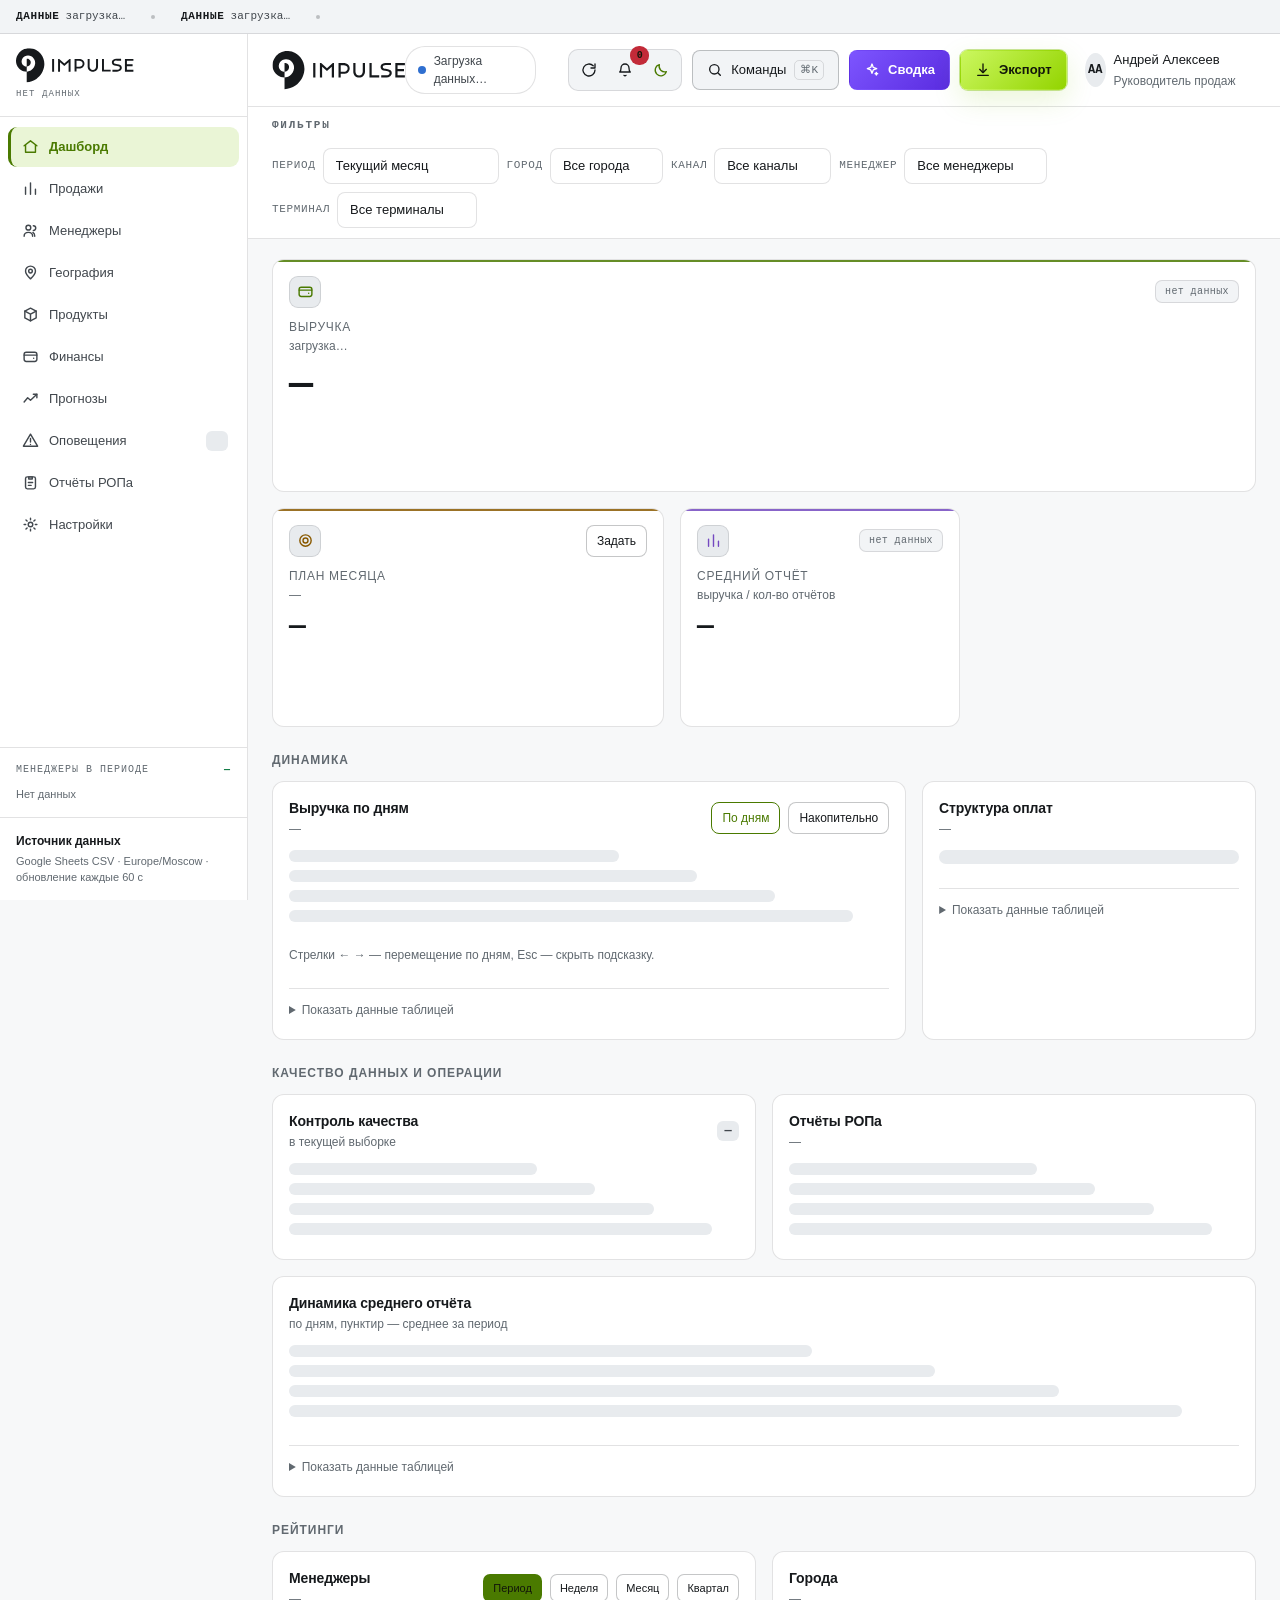
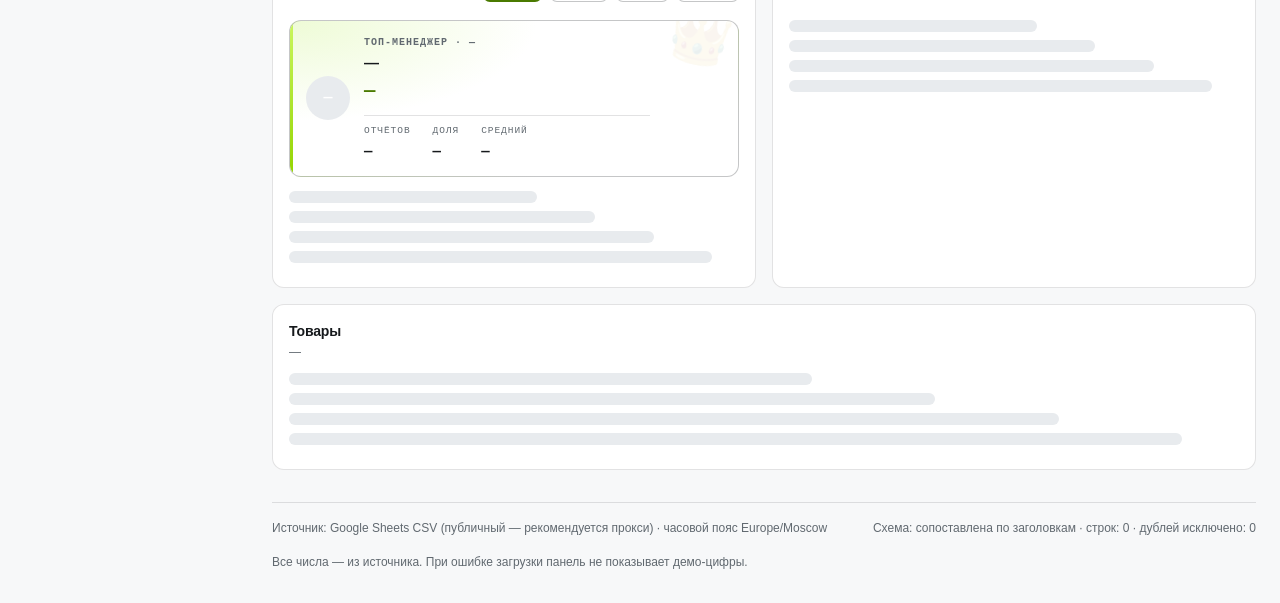
<file: index.html>
<!DOCTYPE html>
<html lang="ru" data-theme="dark">
<head>
<meta name="robots" content="noindex, nofollow">
<meta charset="UTF-8">
<meta name="viewport" content="width=device-width, initial-scale=1">
<meta name="description" content="SalesControl — операционная панель продаж: выручка, план-факт, средний чек, рейтинги менеджеров и контроль качества отчётности.">
<meta name="color-scheme" content="dark light">
<meta name="theme-color" content="#0e0f11">
<link rel="icon" href="data:image/svg+xml,%3Csvg xmlns='http://www.w3.org/2000/svg' viewBox='0 0 32 32'%3E%3Crect width='32' height='32' rx='8' fill='%23c2f24a'/%3E%3Cpath d='M8 21V13M14 21V9M20 21V16M26 21V11' stroke='%230e0f11' stroke-width='3' stroke-linecap='round'/%3E%3C/svg%3E">
<title>SalesControl — панель продаж</title>
<style>
/* ============================================================
   SALESCONTROL v2 — tokens
   Одна акцентная линия (lime) + нейтральная шкала.
   Семантический цвет только для отклонений (рост/падение/риск).
   ============================================================ */
:root{
  color-scheme: dark;
  --bg:#0e0f11;
  --surface:#151719;
  --surface-2:#1b1e21;
  --surface-3:#232629;
  --line:rgba(255,255,255,.10);
  --line-strong:rgba(255,255,255,.20);
  --txt:#f2f4f6;
  --txt-2:#c3c9cf;
  --txt-3:#8f979f;
  --accent:#c2f24a;
  --accent-ink:#12160a;
  --accent-soft:rgba(194,242,74,.14);
  --pos:#4fd18b;
  --pos-soft:rgba(79,209,139,.14);
  --neg:#ff7b88;
  --neg-soft:rgba(255,123,136,.14);
  --warn:#f0b849;
  --warn-soft:rgba(240,184,73,.14);
  --c1:#8ab4ff; --c2:#e0af68; --c3:#9ece6a; --c4:#c3a0f5; --c5:#7dcfff; --c6:#f28aa0;
  --sans:-apple-system,BlinkMacSystemFont,'Segoe UI',Roboto,'Helvetica Neue',Arial,sans-serif;
  --mono:ui-monospace,SFMono-Regular,'SF Mono',Menlo,Consolas,'Liberation Mono',monospace;
  --fs-xs:12px; --fs-sm:13px; --fs-md:14px; --fs-lg:16px; --fs-xl:20px;
  --sp-1:4px; --sp-2:8px; --sp-3:12px; --sp-4:16px; --sp-6:24px; --sp-8:32px;
  --r:12px; --r-sm:8px;
  --shadow:0 1px 2px rgba(0,0,0,.28), 0 4px 12px rgba(0,0,0,.20);
  --dur:.2s;
}
[data-theme="light"]{
  color-scheme: light;
  --bg:#f7f8f9;
  --surface:#ffffff;
  --surface-2:#f2f4f6;
  --surface-3:#e8ebee;
  --line:rgba(16,20,24,.12);
  --line-strong:rgba(16,20,24,.24);
  --txt:#16191c;
  --txt-2:#41474d;
  --txt-3:#616970;
  --accent:#4a7a00;
  --accent-ink:#ffffff;
  --accent-soft:rgba(74,122,0,.10);
  --pos:#0f7a43;
  --pos-soft:rgba(15,122,67,.10);
  --neg:#c22a38;
  --neg-soft:rgba(194,42,56,.10);
  --warn:#8a5a00;
  --warn-soft:rgba(138,90,0,.10);
  --c1:#2f6fd0; --c2:#a06a12; --c3:#3f7d2f; --c4:#7449c0; --c5:#1c7c94; --c6:#c04566;
  --shadow:0 1px 2px rgba(16,20,24,.06), 0 4px 12px rgba(16,20,24,.05);
}

*,*::before,*::after{box-sizing:border-box}
html,body{margin:0;padding:0}
body{
  font-family:var(--sans);
  font-size:var(--fs-md);
  line-height:1.5;
  background:var(--bg);
  color:var(--txt);
  -webkit-font-smoothing:antialiased;
  min-height:100dvh;
}
h1,h2,h3{margin:0;font-weight:600;letter-spacing:-.01em}
button,select,input{font:inherit;color:inherit}
.num{font-family:var(--mono);font-variant-numeric:tabular-nums;letter-spacing:-.01em}
.vh{position:absolute!important;width:1px;height:1px;margin:-1px;padding:0;overflow:hidden;clip:rect(0 0 0 0);white-space:nowrap;border:0}

:focus-visible{outline:2px solid var(--accent);outline-offset:2px;border-radius:6px}
.skip{position:absolute;left:var(--sp-4);top:-60px;z-index:99;background:var(--surface);color:var(--txt);
  border:1px solid var(--line-strong);border-radius:var(--r-sm);padding:10px 14px;transition:top var(--dur)}
.skip:focus{top:var(--sp-4)}

::-webkit-scrollbar{width:10px;height:10px}
::-webkit-scrollbar-thumb{background:var(--surface-3);border-radius:8px;border:2px solid transparent;background-clip:content-box}
::-webkit-scrollbar-thumb:hover{background:var(--line-strong);background-clip:content-box}

/* ===== layout shell ===== */
.wrap{max-width:1440px;margin:0 auto;padding:20px var(--sp-6) var(--sp-8)}
@media(max-width:700px){.wrap{padding:16px var(--sp-4) var(--sp-6)}}

.topbar{position:relative;top:auto;z-index:20;background:var(--surface);border-bottom:1px solid var(--line)}
.topbar__in{max-width:1440px;margin:0 auto;padding:var(--sp-3) var(--sp-6);display:flex;align-items:center;gap:var(--sp-4);flex-wrap:wrap}
@media(max-width:700px){.topbar__in{padding:var(--sp-3) var(--sp-4)}}
.brand{display:flex;align-items:center;gap:var(--sp-3);min-width:0}
.brand__mark{width:36px;height:36px;border-radius:10px;background:var(--accent);color:var(--accent-ink);
  display:grid;place-items:center;flex-shrink:0}
.brand__mark svg{width:20px;height:20px}
.brand__name{font-size:var(--fs-lg);font-weight:600;line-height:1.15;letter-spacing:-.02em}
.brand__sub{font-size:var(--fs-xs);color:var(--txt-3);line-height:1.2}
.topbar__spacer{flex:1 1 auto}
.topbar__actions{display:flex;align-items:center;gap:var(--sp-2);flex-wrap:wrap}

.btn{display:inline-flex;align-items:center;justify-content:center;gap:var(--sp-2);
  min-height:40px;padding:0 14px;border-radius:var(--r-sm);border:1px solid var(--line-strong);
  background:var(--surface);color:var(--txt);font-size:var(--fs-sm);font-weight:500;cursor:pointer;
  transition:background var(--dur),border-color var(--dur),color var(--dur)}
.btn:hover{background:var(--surface-2);border-color:var(--txt-3)}
.btn svg{width:16px;height:16px;flex-shrink:0}
.btn--primary{background:var(--accent);color:var(--accent-ink);border-color:transparent;font-weight:600}
.btn--primary:hover{background:var(--accent);filter:brightness(1.06)}
.btn--icon{padding:0;width:40px}
.btn--sm{min-height:32px;padding:0 10px;font-size:var(--fs-xs)}
.btn[aria-pressed="true"]{border-color:var(--accent);color:var(--accent)}
.kbd{font-family:var(--mono);font-size:11px;color:var(--txt-3);border:1px solid var(--line);border-radius:5px;padding:1px 5px}

.user{display:flex;align-items:center;gap:var(--sp-2);padding-left:var(--sp-2)}
.user__ava{width:34px;height:34px;border-radius:50%;background:var(--surface-3);color:var(--txt);
  display:grid;place-items:center;font-size:var(--fs-xs);font-weight:600;font-family:var(--mono)}
.user__name{font-size:var(--fs-sm);font-weight:500;line-height:1.2}
.user__role{font-size:var(--fs-xs);color:var(--txt-3);line-height:1.2}
@media(max-width:900px){.user__meta{display:none}}

/* ===== status ===== */
.status{display:inline-flex;align-items:center;gap:var(--sp-2);font-size:var(--fs-xs);color:var(--txt-2);
  border:1px solid var(--line);border-radius:20px;padding:5px 12px;background:var(--surface)}
.status__dot{width:8px;height:8px;border-radius:50%;background:var(--txt-3);flex-shrink:0}
.status--live .status__dot{background:var(--pos)}
.status--stale .status__dot{background:var(--warn)}
.status--error .status__dot{background:var(--neg)}
.status--loading .status__dot{background:var(--c1)}

/* ===== filters ===== */
.filters{display:flex;gap:var(--sp-2);flex-wrap:wrap;padding:var(--sp-4) 0 var(--sp-2)}
.fld{display:inline-flex;flex-direction:column;gap:3px;min-width:0}
.fld label{font-size:var(--fs-xs);color:var(--txt-3)}
.fld select{min-height:40px;padding:0 32px 0 12px;border-radius:var(--r-sm);border:1px solid var(--line-strong);
  background-color:var(--surface);font-size:var(--fs-sm);cursor:pointer;appearance:none;max-width:220px;
  background-image:url("data:image/svg+xml,%3Csvg xmlns='http://www.w3.org/2000/svg' width='10' height='6' viewBox='0 0 10 6'%3E%3Cpath d='M1 1l4 4 4-4' stroke='%238f979f' stroke-width='1.5' fill='none' stroke-linecap='round'/%3E%3C/svg%3E");
  background-repeat:no-repeat;background-position:right 11px center}
.fld select:hover{border-color:var(--txt-3)}

/* ===== banner ===== */
.banner{display:flex;align-items:flex-start;gap:var(--sp-3);padding:var(--sp-3) var(--sp-4);border-radius:var(--r);
  border:1px solid var(--line-strong);background:var(--surface);margin:var(--sp-3) 0;font-size:var(--fs-sm)}
.banner--error{border-color:var(--neg);background:var(--neg-soft)}
.banner--warn{border-color:var(--warn);background:var(--warn-soft)}
.banner__ic{flex-shrink:0;margin-top:2px}
.banner__ic svg{width:18px;height:18px}
.banner__body{flex:1;min-width:0}
.banner__title{font-weight:600;margin-bottom:2px}
.banner__text{color:var(--txt-2)}

/* ===== cards & grids ===== */
.card{background:var(--surface);border:1px solid var(--line);border-radius:var(--r);padding:var(--sp-4);
  display:flex;flex-direction:column;min-width:0}
.card--quiet{background:transparent}
.card__head{display:flex;align-items:center;justify-content:space-between;gap:var(--sp-3);margin-bottom:var(--sp-3);flex-wrap:wrap}
.segs{display:flex;flex-wrap:wrap;gap:4px}
.segs .btn{min-height:28px;padding:0 9px;font-size:11px;border-radius:7px}
.segs .btn[aria-pressed="true"]{background:var(--lime);color:var(--lime-ink);border-color:transparent}
.card__title{font-size:var(--fs-md);font-weight:600}
.card__sub{font-size:var(--fs-xs);color:var(--txt-3);font-weight:400;margin-top:1px}
.card__tools{display:flex;align-items:center;gap:var(--sp-2);flex-shrink:0}

.section{margin-top:var(--sp-4)}
.section__title{font-size:var(--fs-xs);text-transform:uppercase;letter-spacing:.08em;color:var(--txt-3);
  margin:var(--sp-6) 0 var(--sp-3)}
.grid{display:grid;gap:var(--sp-4)}
.grid--hero{grid-template-columns:1.5fr 1fr 1fr}
.grid--charts{grid-template-columns:1.9fr 1fr}
.grid--mid{grid-template-columns:1.2fr 1.5fr 1fr}
.grid--bot{grid-template-columns:repeat(3,1fr)}
@media(max-width:1320px){
  .grid--hero{grid-template-columns:1fr 1fr}
  .grid--hero > :first-child{grid-column:1/-1}
  .grid--mid,.grid--bot{grid-template-columns:1fr 1fr}
  .grid--mid > :last-child,.grid--bot > :last-child{grid-column:1/-1}
}
@media(max-width:820px){
  .grid--hero,.grid--charts,.grid--mid,.grid--bot{grid-template-columns:1fr}
  .grid--hero > :first-child,.grid--mid > :last-child,.grid--bot > :last-child{grid-column:auto}
}

/* ===== KPI ===== */
.kpi__label{font-size:var(--fs-xs);color:var(--txt-3);text-transform:uppercase;letter-spacing:.06em}
.kpi__value{font-family:var(--mono);font-weight:600;letter-spacing:-.02em;line-height:1.1;margin-top:var(--sp-2)}
.card--hero .kpi__value{font-size:clamp(28px,3.4vw,40px)}
.kpi__value{font-size:clamp(22px,2.4vw,28px)}
.kpi__foot{margin-top:auto;padding-top:var(--sp-3);display:flex;align-items:center;gap:var(--sp-2);flex-wrap:wrap}
.delta{display:inline-flex;align-items:center;gap:5px;font-family:var(--mono);font-size:var(--fs-xs);font-weight:600;
  padding:3px 8px;border-radius:6px;background:var(--surface-2);color:var(--txt-2)}
.delta--up{color:var(--pos);background:var(--pos-soft)}
.delta--down{color:var(--neg);background:var(--neg-soft)}
.delta svg{width:12px;height:12px}
.delta__note{font-size:var(--fs-xs);color:var(--txt-3);font-family:var(--sans);font-weight:400}
.spark{margin-top:var(--sp-3);height:44px}
.spark svg{display:block;width:100%;height:44px}

.meter{height:8px;border-radius:6px;background:var(--surface-3);overflow:hidden;margin-top:var(--sp-2)}
.meter__fill{height:100%;border-radius:6px;background:var(--accent)}
.meter__fill--over{background:var(--pos)}
.meter__fill--risk{background:var(--warn)}
.factrow{display:flex;justify-content:space-between;gap:var(--sp-2);font-size:var(--fs-xs);color:var(--txt-2);margin-top:var(--sp-2)}
.factrow b{font-family:var(--mono);color:var(--txt);font-weight:600}

/* ===== charts ===== */
.chart{position:relative;width:100%}
.chart svg{display:block;width:100%;overflow:visible}
.chart:focus-visible{outline:2px solid var(--accent);outline-offset:4px;border-radius:6px}
.axis{display:flex;justify-content:space-between;font-family:var(--mono);font-size:var(--fs-xs);color:var(--txt-3);margin-top:var(--sp-2)}
.chart-hint{font-size:var(--fs-xs);color:var(--txt-3);margin-top:var(--sp-2)}
.tip{position:fixed;z-index:60;pointer-events:none;opacity:0;transition:opacity .12s;
  background:var(--surface);border:1px solid var(--line-strong);border-radius:var(--r-sm);
  padding:8px 11px;box-shadow:var(--shadow);font-size:var(--fs-xs);min-width:150px}
.tip[data-on="1"]{opacity:1}
.tip__t{font-weight:600;margin-bottom:4px;display:block}
.tip__r{display:flex;justify-content:space-between;gap:16px;color:var(--txt-2)}
.tip__r b{font-family:var(--mono);color:var(--txt);font-weight:600}

details.data-alt{margin-top:var(--sp-3);border-top:1px solid var(--line);padding-top:var(--sp-2)}
details.data-alt summary{font-size:var(--fs-xs);color:var(--txt-3);cursor:pointer;padding:4px 0;min-height:24px}
details.data-alt summary:hover{color:var(--txt)}
details.data-alt .scroll{max-height:220px;overflow:auto;margin-top:var(--sp-2)}

/* ===== stacked bar (payments) ===== */
.stack{display:flex;height:14px;border-radius:7px;overflow:hidden;background:var(--surface-3);gap:2px}
.stack__seg{height:100%}
.legend{display:flex;flex-direction:column;gap:2px;margin-top:var(--sp-3)}
.legend__row{display:grid;grid-template-columns:12px 1fr auto auto;align-items:center;gap:var(--sp-2);
  padding:7px 4px;border-radius:6px;font-size:var(--fs-sm)}
.legend__row:hover{background:var(--surface-2)}
.legend__dot{width:10px;height:10px;border-radius:3px}
.legend__label{color:var(--txt-2);overflow:hidden;text-overflow:ellipsis;white-space:nowrap}
.legend__pct{font-family:var(--mono);font-size:var(--fs-sm);font-weight:600;min-width:44px;text-align:right}
.legend__val{font-family:var(--mono);font-size:var(--fs-xs);color:var(--txt-3);min-width:96px;text-align:right}

/* ===== lists ===== */
.scroll{overflow-y:auto;flex:1;min-height:0}
.rank{display:grid;grid-template-columns:22px 1fr auto;align-items:center;gap:var(--sp-3);
  padding:8px 6px;border-radius:var(--r-sm)}
.rank:hover{background:var(--surface-2)}
.rank__n{font-family:var(--mono);font-size:var(--fs-xs);color:var(--txt-3);text-align:right}
.rank__body{min-width:0}
.rank__name{font-size:var(--fs-sm);margin-bottom:5px;white-space:nowrap;overflow:hidden;text-overflow:ellipsis}
.rank__name span{color:var(--txt-3);font-family:var(--mono);font-size:var(--fs-xs)}
.rank__track{height:6px;border-radius:4px;background:var(--surface-3);overflow:hidden}
.rank__fill{height:100%;border-radius:4px;background:var(--c1)}
.rank--lead .rank__fill{background:var(--accent)}
.rank--lead .rank__n{color:var(--accent);font-weight:700}
.rank__val{font-family:var(--mono);font-size:var(--fs-sm);font-weight:600;text-align:right;white-space:nowrap}

.feed{display:flex;flex-direction:column;gap:2px}
.feed__i{display:flex;gap:var(--sp-3);align-items:flex-start;padding:8px 6px;border-radius:var(--r-sm)}
.feed__i:hover{background:var(--surface-2)}
.feed__ic{width:26px;height:26px;border-radius:8px;display:grid;place-items:center;flex-shrink:0;
  background:var(--pos-soft);color:var(--pos)}
.feed__ic svg{width:14px;height:14px}
.feed__body{flex:1;min-width:0}
.feed__top{display:flex;gap:var(--sp-2);align-items:baseline;font-size:var(--fs-sm)}
.feed__amt{margin-left:auto;font-family:var(--mono);font-weight:600}
.feed__meta{font-size:var(--fs-xs);color:var(--txt-3);margin-top:1px}
.feed__time{font-family:var(--mono);font-size:var(--fs-xs);color:var(--txt-3);flex-shrink:0}

table.tbl{width:100%;border-collapse:collapse;font-size:var(--fs-sm)}
.tbl caption{text-align:left;font-size:var(--fs-xs);color:var(--txt-3);padding-bottom:var(--sp-2)}
.tbl th{text-align:left;font-size:var(--fs-xs);font-weight:600;color:var(--txt-3);padding:8px;
  border-bottom:1px solid var(--line);background:var(--surface);position:sticky;top:0;z-index:1}
.tbl td{padding:9px 8px;border-bottom:1px solid var(--line);color:var(--txt-2);font-family:var(--mono);font-size:var(--fs-xs)}
.tbl td.name{font-family:var(--sans);color:var(--txt);font-size:var(--fs-sm)}
.tbl td.amt{text-align:right;color:var(--txt);font-weight:600}
.tbl tbody tr:hover{background:var(--surface-2)}
.tbl tbody tr:last-child td{border-bottom:none}
.tag{display:inline-flex;align-items:center;gap:5px;font-size:var(--fs-xs);padding:2px 8px;border-radius:6px;
  border:1px solid var(--line-strong);color:var(--txt-2);font-family:var(--sans)}
.tag svg{width:12px;height:12px}

.alert{display:flex;align-items:center;gap:var(--sp-3);padding:10px 12px;border-radius:var(--r-sm);
  margin-bottom:6px;border:1px solid var(--line);background:var(--surface-2);width:100%;text-align:left;cursor:pointer;min-height:44px}
.alert:hover{border-color:var(--line-strong)}
.alert__ic{width:26px;height:26px;border-radius:7px;display:grid;place-items:center;flex-shrink:0}
.alert__ic svg{width:14px;height:14px}
.alert--error .alert__ic{background:var(--neg-soft);color:var(--neg)}
.alert--warn .alert__ic{background:var(--warn-soft);color:var(--warn)}
.alert__t{flex:1;font-size:var(--fs-sm);min-width:0;display:flex;flex-direction:column;gap:2px}
.alert__n{font-family:var(--mono);font-size:var(--fs-sm);font-weight:700}
.alert--error .alert__n{color:var(--neg)}
.alert--warn .alert__n{color:var(--warn)}
.badge{display:inline-flex;align-items:center;justify-content:center;min-width:22px;height:20px;padding:0 7px;
  border-radius:6px;font-family:var(--mono);font-size:var(--fs-xs);font-weight:600;background:var(--surface-3);color:var(--txt-2)}
.badge--risk{background:var(--neg-soft);color:var(--neg)}

.empty{padding:22px 8px;text-align:center;color:var(--txt-3);font-size:var(--fs-sm)}
.skeleton{border-radius:6px;background:var(--surface-3);position:relative;overflow:hidden}
.skeleton::after{content:'';position:absolute;inset:0;transform:translateX(-100%);
  background:linear-gradient(90deg,transparent,rgba(255,255,255,.06),transparent);animation:sk 1.4s infinite}
@keyframes sk{100%{transform:translateX(100%)}}
.sk-line{height:12px;margin-bottom:8px}
.sk-val{height:32px;width:60%;margin:10px 0}

/* ===== command palette ===== */
dialog.cmdk{border:1px solid var(--line-strong);border-radius:var(--r);padding:0;width:min(560px,92vw);
  background:var(--surface);color:var(--txt);box-shadow:var(--shadow);margin-top:12vh}
dialog.cmdk::backdrop{background:rgba(0,0,0,.55)}
.cmdk__in{display:flex;align-items:center;gap:var(--sp-3);padding:14px 16px;border-bottom:1px solid var(--line)}
.cmdk__in svg{width:18px;height:18px;color:var(--txt-3);flex-shrink:0}
.cmdk__in input{flex:1;background:none;border:none;outline:none;font-size:var(--fs-lg)}
.cmdk__list{max-height:min(50vh,380px);overflow-y:auto;padding:6px;margin:0;list-style:none}
.cmdk__i{display:flex;align-items:center;gap:var(--sp-3);padding:10px 12px;border-radius:var(--r-sm);
  cursor:pointer;font-size:var(--fs-sm);width:100%;text-align:left;background:none;border:1px solid transparent;min-height:44px}
.cmdk__i[aria-selected="true"]{background:var(--accent-soft);border-color:var(--accent)}
.cmdk__i svg{width:16px;height:16px;color:var(--txt-3);flex-shrink:0}
.cmdk__meta{margin-left:auto;font-family:var(--mono);font-size:var(--fs-xs);color:var(--txt-3)}

.foot{margin-top:var(--sp-8);padding-top:var(--sp-4);border-top:1px solid var(--line);
  font-size:var(--fs-xs);color:var(--txt-3);display:flex;gap:var(--sp-4);flex-wrap:wrap;justify-content:space-between}
.foot a{color:var(--txt-2)}

@media print{
  .topbar,.filters,.foot,.card__tools,.skip,dialog{display:none!important}
  body{background:#fff;color:#000}
  .card{break-inside:avoid;border-color:#ccc}
  .grid{gap:8px}
}
@media(prefers-reduced-motion:reduce){
  *{animation-duration:.001ms!important;animation-iteration-count:1!important;transition-duration:.001ms!important}
}










/*SKIN-START — лайм-скин + анимации (шрифты не меняются) */
:root{
  --lime:#c2f24a; --lime-ink:#12160a; --lime-soft:rgba(194,242,74,.14);
  --violet:#a07bff; --violet-soft:rgba(139,92,255,.16);
  --grad-lime:linear-gradient(135deg,#d6ff5c,#9fe000);
  --grad-violet:linear-gradient(135deg,#a07bff,#6d3bff);
  --grad-hero:radial-gradient(120% 140% at 0% 0%,#1b2a22 0%,var(--surface) 46%),
              linear-gradient(135deg,rgba(194,242,74,.16),rgba(139,92,255,.12));
  --glow-lime:0 0 0 1px rgba(194,242,74,.35),0 8px 26px rgba(194,242,74,.20);
  --ease:cubic-bezier(.16,1,.3,1);
}
[data-theme="light"]{
  --lime:#4a7a00; --lime-ink:#12160a; --lime-soft:rgba(122,190,0,.16);
  --violet:#5a2ce0; --violet-soft:rgba(109,59,255,.10);
  --grad-lime:linear-gradient(135deg,#cbf75f,#93d400);
  --grad-violet:linear-gradient(135deg,#7d55ff,#5a2ce0);
  --grad-hero:radial-gradient(120% 140% at 0% 0%,#eefbd6 0%,#fff 46%),
              linear-gradient(135deg,rgba(122,190,0,.16),rgba(109,59,255,.08));
  --glow-lime:0 0 0 1px rgba(122,190,0,.40),0 10px 28px rgba(122,190,0,.16);
}

/* бегущая строка */
.loadbar{position:fixed;top:0;left:0;height:2px;width:0;z-index:500;background:var(--grad-lime);
  box-shadow:0 0 10px rgba(194,242,74,.55);animation:loadbar 1.1s var(--ease) forwards}
@keyframes loadbar{to{width:100%;opacity:0}}

.ticker{position:sticky;top:0;z-index:60;height:34px;overflow:hidden;
  background:var(--surface-2);border-bottom:1px solid var(--line)}
.ticker__track{display:flex;align-items:center;gap:26px;height:100%;width:max-content;white-space:nowrap;
  padding-left:16px;animation:tick-scroll 52s linear infinite}
.ticker:hover .ticker__track,.ticker:focus-within .ticker__track{animation-play-state:paused}
@keyframes tick-scroll{to{transform:translateX(-50%)}}
.tick{display:inline-flex;align-items:center;gap:6px;font-family:var(--mono);font-size:11px;color:var(--txt-2)}
.tick b{color:var(--txt);font-weight:600;letter-spacing:.06em}
.tick .up{color:var(--pos)} .tick .down{color:var(--neg)} .tick .flat{color:var(--txt-3)}
.tick__dot{width:4px;height:4px;border-radius:50%;background:var(--line-strong);flex:0 0 4px}

/* каркас: сайдбар + контент */
.app{display:flex;align-items:flex-start}
.mainc{flex:1;min-width:0;position:relative}
.mainc::before{content:'';position:absolute;inset:0;pointer-events:none;z-index:0;
  background-image:radial-gradient(var(--line) .7px,transparent .7px);background-size:26px 26px;opacity:.6;
  -webkit-mask:radial-gradient(ellipse 85% 55% at 50% 0%,#000,transparent 80%);
  mask:radial-gradient(ellipse 85% 55% at 50% 0%,#000,transparent 80%)}
.mainc > *{position:relative;z-index:1}

.sidebar{position:sticky;top:34px;flex:0 0 248px;width:248px;height:calc(100dvh - 34px);overflow:auto;
  display:flex;flex-direction:column;background:var(--surface);border-right:1px solid var(--line);z-index:50}
.sb__logo{display:flex;align-items:center;gap:11px;padding:14px 16px;border-bottom:1px solid var(--line)}
.sb__mark{width:34px;height:34px;border-radius:9px;background:var(--grad-lime);color:var(--lime-ink);
  display:flex;align-items:center;justify-content:center;box-shadow:var(--glow-lime);flex:0 0 34px}
.sb__mark svg{width:19px;height:19px}
.sb__name{display:block;font-size:13px;font-weight:700;letter-spacing:.06em}
.sb__sub{display:block;font-family:var(--mono);font-size:9px;color:var(--txt-3);letter-spacing:.12em;text-transform:uppercase}
.nav{padding:10px 8px;flex:1;display:flex;flex-direction:column;gap:2px}
.nav__item{display:flex;align-items:center;gap:10px;padding:9px 11px;border-radius:9px;min-height:40px;
  background:none;border:0;border-left:3px solid transparent;color:var(--txt-2);font:inherit;font-size:13px;
  text-align:left;cursor:pointer;transition:background .2s var(--ease),color .2s var(--ease)}
.nav__item:hover{background:var(--surface-2);color:var(--txt)}
.nav__item[aria-current="true"]{background:var(--lime-soft);color:var(--lime);border-left-color:var(--lime);font-weight:600}
.nav__item svg{width:17px;height:17px;flex:0 0 17px}
.nav__badge{margin-left:auto}
.sb__block{padding:14px 16px;border-top:1px solid var(--line)}
.sb__head{display:flex;justify-content:space-between;align-items:center;font-family:var(--mono);font-size:10px;
  letter-spacing:.1em;text-transform:uppercase;color:var(--txt-3);margin-bottom:10px}
.sb__head b{font-family:var(--mono);color:var(--pos);font-weight:600}
.avatars{display:flex;flex-wrap:wrap;gap:5px}
.avatar{width:27px;height:27px;border-radius:50%;display:flex;align-items:center;justify-content:center;
  font-family:var(--mono);font-size:9px;font-weight:600;color:#0b0f08;transition:transform .25s var(--ease)}
.avatar:hover{transform:translateY(-2px) scale(1.08)}
.avatar--more{background:var(--surface-3);color:var(--txt-2);border:1px solid var(--line)}
.sb__t{font-size:12px;font-weight:600;margin-bottom:4px}
.sb__d{font-size:11px;color:var(--txt-3);line-height:1.45}

/* кнопки и бейджи */
.btn--lime{background:var(--grad-lime);color:var(--lime-ink);border-color:transparent;box-shadow:var(--glow-lime);font-weight:600}
.btn--lime:hover{transform:translateY(-2px)}
.btn--violet{background:var(--grad-violet);color:#fff;border-color:transparent;font-weight:600}
.btn--violet:hover{transform:translateY(-2px);box-shadow:0 8px 24px rgba(139,92,255,.32)}
.btn{transition:transform .2s var(--ease),border-color .2s,color .2s,background .2s}
.btn--dot{position:relative}
.badge--float{position:absolute;top:-7px;right:-7px;min-width:19px;height:19px;padding:0 5px;border-radius:9px;
  background:var(--neg);color:#12160a;font-family:var(--mono);font-size:10px;font-weight:700;
  display:flex;align-items:center;justify-content:center}
.chip{display:inline-flex;align-items:center;gap:4px;font-family:var(--mono);font-size:10px;padding:3px 9px;
  border-radius:7px;color:var(--lime);background:var(--lime-soft);
  border:1px solid color-mix(in srgb,var(--lime) 32%,transparent);letter-spacing:.04em}
.chip--mut{color:var(--txt-3);background:var(--surface-2);border-color:var(--line)}
.status--live .status__dot{animation:led 2.4s ease-in-out infinite}
@keyframes led{0%,100%{opacity:1}50%{opacity:.35}}

/* KPI-карточки */
.card{transition:transform .3s var(--ease),border-color .3s var(--ease),box-shadow .3s var(--ease);
  animation:rise-in .45s var(--ease) both}
.grid > .card:nth-child(2){animation-delay:.04s}
.grid > .card:nth-child(3){animation-delay:.08s}
.grid > .card:nth-child(4){animation-delay:.12s}
.grid > .card:nth-child(5){animation-delay:.16s}
@keyframes rise-in{from{opacity:0;transform:translateY(10px)}to{opacity:1;transform:none}}
.card--kpi{position:relative;overflow:hidden}
.card--kpi::before{content:'';position:absolute;top:0;left:0;right:0;height:2px;background:var(--acc,var(--lime));opacity:.85}
.card--kpi:hover{transform:translateY(-4px);border-color:var(--line-strong);box-shadow:0 16px 36px rgba(0,0,0,.28)}
[data-theme="light"] .card--kpi:hover{box-shadow:0 16px 32px rgba(16,25,10,.12)}
.kpi__top{display:flex;align-items:center;justify-content:space-between;gap:8px;margin-bottom:10px}
.kpi__ic{width:32px;height:32px;border-radius:9px;display:flex;align-items:center;justify-content:center;
  background:var(--surface-3);border:1px solid var(--line);color:var(--acc,var(--lime))}
.kpi__ic svg{width:17px;height:17px}

/* топ-менеджер */
.card--tm{background:var(--grad-hero);border-color:var(--line-strong);position:relative;overflow:hidden}
.tm__crown{position:absolute;top:-10px;right:14px;font-size:92px;line-height:1;opacity:.16;transform:rotate(12deg);pointer-events:none;filter:saturate(.6)}
.tm__body{display:flex;align-items:center;gap:12px;margin-top:4px}
.tm__ava{width:46px;height:46px;border-radius:50%;background:var(--grad-violet);color:#fff;flex:0 0 46px;
  display:flex;align-items:center;justify-content:center;font-family:var(--mono);font-size:15px;font-weight:700}
.tm__name{font-size:16px;font-weight:700;letter-spacing:-.01em;overflow:hidden;text-overflow:ellipsis;white-space:nowrap}
.tm__rev{font-family:var(--mono);font-size:18px;font-weight:700;color:var(--lime);letter-spacing:-.03em;margin-top:2px}
.ring{position:relative;width:52px;height:52px;flex:0 0 52px}
.ring svg{transform:rotate(-90deg);display:block}
.ring i{position:absolute;inset:0;display:flex;align-items:center;justify-content:center;font-style:normal;
  font-family:var(--mono);font-size:11px;font-weight:700;color:var(--lime)}
.tm__stats{display:flex;gap:16px;margin-top:12px;padding-top:12px;border-top:1px solid var(--line)}
.tm__stat{display:flex;flex-direction:column;gap:2px}
.tm__stat span{font-family:var(--mono);font-size:9.5px;letter-spacing:.1em;text-transform:uppercase;color:var(--txt-3)}
.tm__stat b{font-family:var(--mono);font-size:14px;font-weight:700}

/* сетка героя: выручка · план · средний */
.grid--hero{grid-template-columns:1.4fr 1fr 1fr}
@media(max-width:1560px){
  .grid--hero{grid-template-columns:1.4fr 1fr 1fr}
  .grid--hero > .card--tm{grid-column:span 4}
  .card--tm .tm__body{gap:16px}
}
@media(max-width:1180px){
  .grid--hero{grid-template-columns:repeat(2,1fr)}
  .grid--hero > .card--tm{grid-column:span 2}
}
@media(max-width:900px){
  .app{flex-direction:column}
  .sidebar{position:static;width:100%;flex:none;height:auto;border-right:none;border-bottom:1px solid var(--line)}
  .nav{flex-direction:row;overflow-x:auto;padding:8px}
  .nav__item{white-space:nowrap;border-left:0;border-bottom:3px solid transparent}
  .nav__item[aria-current="true"]{border-left-color:transparent;border-bottom-color:var(--lime)}
  .sb__block{display:none}
  .grid--hero,.grid--hero > .card--tm{grid-template-columns:1fr;grid-column:auto}
}
@media print{.ticker,.sidebar,.loadbar{display:none!important}}
@media(prefers-reduced-motion:reduce){
  .ticker__track,.loadbar,.card{animation:none!important}
  .card--kpi:hover,.btn--lime:hover,.btn--violet:hover{transform:none}
  .status--live .status__dot{animation:none}
}
@keyframes spark-dash{to{stroke-dashoffset:0}}
.sum__p{margin:0 0 10px;font-size:13px;line-height:1.55;color:var(--txt-2)}
.sum__p:first-child{color:var(--txt);font-weight:600}

/* широкая карточка топ-менеджера: герой слева, статы справа */
@media(min-width:1181px){
  .grid--hero > .card--tm{display:grid;column-gap:28px;align-items:center;
    grid-template-columns:minmax(320px,560px) 1fr;
    grid-template-areas:"top top" "label label" "body stats"}
  .grid--hero > .card--tm .kpi__top{grid-area:top}
  .grid--hero > .card--tm .kpi__label{grid-area:label}
  .grid--hero > .card--tm .tm__body{grid-area:body}
  .grid--hero > .card--tm .tm__stats{grid-area:stats;justify-self:end;border-top:0;margin-top:0;padding-top:0;gap:32px}
}
@media(max-width:560px){.user{display:none}.topbar__actions{gap:8px}}

/* —— шапка v3: два яруса, группы действий, отдельная панель фильтров —— */
.mainc > .topbar{position:relative;top:auto;z-index:20;background:var(--surface)}
.topbar__in{padding:12px var(--sp-6);gap:16px;flex-wrap:nowrap}
.brand__txt{display:flex;flex-direction:column;min-width:0}
.topbar__actions{gap:10px;flex-wrap:nowrap}
.iconbar{display:flex;align-items:center;gap:2px;padding:3px;border:1px solid var(--line);border-radius:10px;background:var(--surface-2)}
.iconbar .btn--icon{border:0;background:transparent;min-width:34px;width:34px;height:34px;min-height:34px;border-radius:8px}
.iconbar .btn--icon:hover{background:var(--surface-3)}
.btn--quiet{background:var(--surface-2)}
.topbar__filters{border-top:1px solid var(--line);background:var(--surface)}
.filterbar{max-width:1440px;margin:0 auto;padding:10px var(--sp-6);display:flex;align-items:center;gap:14px;flex-wrap:wrap}
.filterbar__lb{font-family:var(--mono);font-size:11px;font-weight:600;letter-spacing:.16em;text-transform:uppercase;color:var(--txt-3)}
.filters{padding:0;gap:8px;flex:1 1 auto}
.fld{flex-direction:row;align-items:center;gap:7px}
.fld label{font-family:var(--mono);font-size:11px;letter-spacing:.06em;text-transform:uppercase;color:var(--txt-3);white-space:nowrap}
.fld select{min-height:36px;background:var(--surface);border-color:var(--line)}
.fld select:focus-visible{border-color:var(--lime)}
.fld input[type="date"],.fld input[type="month"]{min-height:36px;padding:0 10px;border-radius:var(--r-sm);border:1px solid var(--line);background-color:var(--surface);color:var(--txt);font-family:var(--mono);font-size:var(--fs-sm);cursor:pointer}
html[data-theme="dark"] .fld input[type="date"]::-webkit-calendar-picker-indicator,html[data-theme="dark"] .fld input[type="month"]::-webkit-calendar-picker-indicator{filter:invert(.7)}
@media(max-width:1100px){
  .topbar__in{flex-wrap:wrap}
  .topbar__spacer{display:none}
  .topbar__actions{width:100%;justify-content:flex-start;flex-wrap:wrap}
}
@media(max-width:700px){.filterbar{padding:10px var(--sp-4) 12px}.filters{display:grid;grid-template-columns:1fr 1fr;gap:8px 10px;width:100%}.fld{flex-direction:column;align-items:stretch;gap:3px;min-width:0}.fld select{width:100%}}

/* —— топ-менеджер внутри рейтинга менеджеров —— */
.tmw{position:relative;overflow:hidden;display:flex;align-items:center;gap:14px;
  margin:0 0 14px;padding:14px 16px;border:1px solid var(--line-strong);border-radius:var(--r);
  background:var(--grad-hero)}
.tmw::before{content:"";position:absolute;inset:0 auto 0 0;width:3px;background:var(--grad-lime)}
.tmw__crown{position:absolute;top:-10px;right:6px;font-size:52px;line-height:1;opacity:.10;transform:rotate(12deg);pointer-events:none;filter:saturate(.5)}
.tmw__main{flex:1 1 auto;min-width:0;display:flex;flex-direction:column;gap:2px}
.tmw__lb{font-family:var(--mono);font-size:10px;font-weight:600;letter-spacing:.1em;text-transform:uppercase;color:var(--txt-3);white-space:nowrap;overflow:hidden;text-overflow:ellipsis}
.tmw__main{padding-right:6px}
.tmw .tm__name{font-size:15px}
.tmw .tm__rev{font-size:19px;margin-top:0}
.tmw .tm__stats{margin-top:8px;padding-top:8px;border-top:1px solid var(--line);gap:22px}
.tmw .tm__ava{width:44px;height:44px;flex:0 0 44px}
.tmw .ring{flex:0 0 52px}
@media(max-width:520px){.tmw{flex-wrap:wrap}.tmw .ring{order:3}}
.chip--demo{border-color:var(--lime);color:var(--lime);font-family:var(--mono);font-size:10px;letter-spacing:.14em}
/*SKIN-END*/

/* —— логотип Impulse (вместо плейсхолдера SALESCONTROL) —— */
.logo-impulse{display:block;color:var(--txt);flex:0 0 auto}
.sb__logo--impulse{flex-direction:column;align-items:flex-start;gap:5px}
.sb__logo .logo-impulse{width:118px;height:35px}
.brand .logo-impulse{width:134px;height:39px}

</style>
</head>
<body>
<a class="skip" href="#main">Перейти к содержимому</a>
<div class="loadbar" aria-hidden="true"></div>

<svg class="vh" aria-hidden="true" focusable="false"><defs>
<symbol id="i-logo" viewBox="0 0 24 24"><path d="M4 18V11M9.3 18V6M14.7 18V13.5M20 18V8.5" stroke="currentColor" stroke-width="2.4" stroke-linecap="round" fill="none"/></symbol>
<symbol id="i-refresh" viewBox="0 0 24 24" fill="none" stroke="currentColor" stroke-width="2" stroke-linecap="round" stroke-linejoin="round"><path d="M21 12a9 9 0 1 1-2.64-6.36"/><path d="M21 3v6h-6"/></symbol>
<symbol id="i-download" viewBox="0 0 24 24" fill="none" stroke="currentColor" stroke-width="2" stroke-linecap="round" stroke-linejoin="round"><path d="M12 3v12"/><path d="m7 11 5 5 5-5"/><path d="M4 20h16"/></symbol>
<symbol id="i-search" viewBox="0 0 24 24" fill="none" stroke="currentColor" stroke-width="2" stroke-linecap="round"><circle cx="11" cy="11" r="7"/><path d="m20 20-3.5-3.5"/></symbol>
<symbol id="i-sun" viewBox="0 0 24 24" fill="none" stroke="currentColor" stroke-width="2" stroke-linecap="round"><circle cx="12" cy="12" r="4"/><path d="M12 2v2M12 20v2M4.9 4.9l1.4 1.4M17.7 17.7l1.4 1.4M2 12h2M20 12h2M4.9 19.1l1.4-1.4M17.7 6.3l1.4-1.4"/></symbol>
<symbol id="i-moon" viewBox="0 0 24 24" fill="none" stroke="currentColor" stroke-width="2" stroke-linecap="round" stroke-linejoin="round"><path d="M20 14.5A8.5 8.5 0 0 1 9.5 4a8.5 8.5 0 1 0 10.5 10.5Z"/></symbol>
<symbol id="i-up" viewBox="0 0 24 24" fill="none" stroke="currentColor" stroke-width="3" stroke-linecap="round" stroke-linejoin="round"><path d="M12 19V6"/><path d="m5.5 12 6.5-6.5 6.5 6.5"/></symbol>
<symbol id="i-down" viewBox="0 0 24 24" fill="none" stroke="currentColor" stroke-width="3" stroke-linecap="round" stroke-linejoin="round"><path d="M12 5v13"/><path d="m5.5 12 6.5 6.5 6.5-6.5"/></symbol>
<symbol id="i-flat" viewBox="0 0 24 24" fill="none" stroke="currentColor" stroke-width="3" stroke-linecap="round"><path d="M5 12h14"/></symbol>
<symbol id="i-alert" viewBox="0 0 24 24" fill="none" stroke="currentColor" stroke-width="2" stroke-linecap="round" stroke-linejoin="round"><path d="M12 3 2 20h20L12 3Z"/><path d="M12 9v5M12 17.5v.01"/></symbol>
<symbol id="i-info" viewBox="0 0 24 24" fill="none" stroke="currentColor" stroke-width="2" stroke-linecap="round"><circle cx="12" cy="12" r="9"/><path d="M12 11v5M12 8v.01"/></symbol>
<symbol id="i-check" viewBox="0 0 24 24" fill="none" stroke="currentColor" stroke-width="2.4" stroke-linecap="round" stroke-linejoin="round"><path d="m4 12.5 5 5L20 6.5"/></symbol>
<symbol id="i-receipt" viewBox="0 0 24 24" fill="none" stroke="currentColor" stroke-width="2" stroke-linecap="round" stroke-linejoin="round"><path d="M5 3v18l2.5-1.6L10 21l2-1.6L14 21l2.5-1.6L19 21V3H5Z"/><path d="M9 8h6M9 12h6"/></symbol>
<symbol id="i-copy" viewBox="0 0 24 24" fill="none" stroke="currentColor" stroke-width="2" stroke-linecap="round" stroke-linejoin="round"><rect x="9" y="9" width="11" height="11" rx="2"/><path d="M5 15V6a1 1 0 0 1 1-1h9"/></symbol>
<symbol id="i-filter" viewBox="0 0 24 24" fill="none" stroke="currentColor" stroke-width="2" stroke-linecap="round" stroke-linejoin="round"><path d="M3 5h18l-7 8v6l-4 2v-8L3 5Z"/></symbol>
<symbol id="i-target" viewBox="0 0 24 24" fill="none" stroke="currentColor" stroke-width="2"><circle cx="12" cy="12" r="8"/><circle cx="12" cy="12" r="3.5"/></symbol>
<symbol id="i-home" viewBox="0 0 24 24" fill="none" stroke="currentColor" stroke-width="2" stroke-linecap="round" stroke-linejoin="round"><path d="m3 11 9-7 9 7"/><path d="M5 10v10h14V10"/></symbol>
<symbol id="i-bars" viewBox="0 0 24 24" fill="none" stroke="currentColor" stroke-width="2" stroke-linecap="round"><path d="M5 20V10M12 20V4M19 20v-7"/></symbol>
<symbol id="i-users" viewBox="0 0 24 24" fill="none" stroke="currentColor" stroke-width="2" stroke-linecap="round" stroke-linejoin="round"><circle cx="9" cy="8" r="3.4"/><path d="M3 20c0-3.3 2.7-5.4 6-5.4s6 2.1 6 5.4"/><path d="M16 5.2A3.4 3.4 0 0 1 16 12M18 20c0-2.6-1-4.3-2.6-5.2"/></symbol>
<symbol id="i-map" viewBox="0 0 24 24" fill="none" stroke="currentColor" stroke-width="2" stroke-linecap="round" stroke-linejoin="round"><path d="M12 21s7-6.3 7-11a7 7 0 1 0-14 0c0 4.7 7 11 7 11Z"/><circle cx="12" cy="10" r="2.6"/></symbol>
<symbol id="i-box" viewBox="0 0 24 24" fill="none" stroke="currentColor" stroke-width="2" stroke-linecap="round" stroke-linejoin="round"><path d="m12 3 8 4.2v9.6L12 21l-8-4.2V7.2Z"/><path d="m4 7.2 8 4.3 8-4.3M12 11.5V21"/></symbol>
<symbol id="i-wallet" viewBox="0 0 24 24" fill="none" stroke="currentColor" stroke-width="2" stroke-linecap="round" stroke-linejoin="round"><rect x="3" y="6" width="18" height="13" rx="3"/><path d="M3 10h18M16.5 14.5h.01"/></symbol>
<symbol id="i-forecast" viewBox="0 0 24 24" fill="none" stroke="currentColor" stroke-width="2" stroke-linecap="round" stroke-linejoin="round"><path d="M3 17l5-6 4 3.5L21 6"/><path d="M21 11V6h-5"/></symbol>
<symbol id="i-bell" viewBox="0 0 24 24" fill="none" stroke="currentColor" stroke-width="2" stroke-linecap="round" stroke-linejoin="round"><path d="M18 9a6 6 0 1 0-12 0c0 5-2 6-2 6h16s-2-1-2-6Z"/><path d="M10.5 20a2 2 0 0 0 3 0"/></symbol>
<symbol id="i-clip" viewBox="0 0 24 24" fill="none" stroke="currentColor" stroke-width="2" stroke-linecap="round" stroke-linejoin="round"><rect x="5" y="4" width="14" height="17" rx="2.5"/><path d="M9.5 4h5v3h-5zM9 12h6M9 16h4"/></symbol>
<symbol id="i-gear" viewBox="0 0 24 24" fill="none" stroke="currentColor" stroke-width="2" stroke-linecap="round" stroke-linejoin="round"><circle cx="12" cy="12" r="3.2"/><path d="M12 3v2.2M12 18.8V21M3 12h2.2M18.8 12H21M5.6 5.6l1.6 1.6M16.8 16.8l1.6 1.6M18.4 5.6l-1.6 1.6M7.2 16.8l-1.6 1.6"/></symbol>
<symbol id="i-spark" viewBox="0 0 24 24" fill="none" stroke="currentColor" stroke-width="2" stroke-linecap="round" stroke-linejoin="round"><path d="m12 3 1.9 5.1L19 10l-5.1 1.9L12 17l-1.9-5.1L5 10l5.1-1.9Z"/><path d="M18.5 15.5 19 17l1.5.5L19 18l-.5 1.5L18 18l-1.5-.5L18 17Z"/></symbol>
<symbol id="i-trophy" viewBox="0 0 24 24" fill="none" stroke="currentColor" stroke-width="2" stroke-linecap="round" stroke-linejoin="round"><path d="M7 4h10v5a5 5 0 0 1-10 0Z"/><path d="M7 5H4v2a3 3 0 0 0 3 3M17 5h3v2a3 3 0 0 1-3 3M9.5 20h5M12 14v6"/></symbol>
<symbol id="i-impulse" viewBox="0 0 157 46"><path d="M64.2994 20.2448L57.4994 14.2448H55.9794V31.1848H58.5894V18.5848L64.2994 23.7048L69.9894 18.5848V31.1548H72.5994V14.2148H71.1494L64.2994 20.2448ZM33.1494 7.72477C31.4089 5.55203 29.2538 3.74704 26.8094 2.41477C24.2662 1.01105 21.4397 0.197618 18.5394 0.0347687C15.2855 -0.168606 12.038 0.523081 9.14939 2.03477C6.7882 3.2647 4.75768 5.04482 3.22937 7.22477C1.36065 9.73909 0.256553 12.7389 0.0493796 15.8648C-0.114735 17.8261 0.131279 19.8002 0.771731 21.6613C1.41218 23.5224 2.43305 25.2297 3.76938 26.6748C5.40181 28.5312 7.52205 29.8927 9.88938 30.6048C11.3258 30.9825 12.8042 31.1773 14.2894 31.1848V24.4848C13.5798 24.4787 12.874 24.3812 12.1894 24.1948C11.0571 23.8575 10.0421 23.2097 9.25937 22.3247C8.62103 21.6355 8.13383 20.8204 7.82901 19.9318C7.5242 19.0432 7.40852 18.1007 7.48938 17.1648C7.58397 15.6713 8.10837 14.237 8.99939 13.0348C9.73009 11.993 10.7007 11.1424 11.8294 10.5548C13.211 9.83337 14.764 9.5048 16.3194 9.60478C17.7047 9.68501 19.0544 10.0745 20.2694 10.7448C21.4276 11.3846 22.4473 12.248 23.2694 13.2848C24.0943 14.3098 24.7089 15.4875 25.0778 16.7505C25.4468 18.0135 25.5628 19.3368 25.4194 20.6448C25.2526 22.3199 24.72 23.938 23.8594 25.3848C22.9615 26.8336 21.7937 28.0965 20.4194 29.1048C18.6048 30.3681 16.4684 31.0895 14.2594 31.1848V45.1848C18.8837 44.9809 23.3559 43.4728 27.1594 40.8348C30.0367 38.7258 32.4754 36.0765 34.3394 33.0348C36.1561 30.0128 37.2766 26.624 37.6194 23.1148C38.2106 17.5856 36.5932 12.0468 33.1194 7.70475L33.1494 7.72477ZM48.0794 31.1548H50.6894V14.2148H48.0494L48.0794 31.1548ZM18.5994 15.9048C18.1973 15.413 17.7052 15.0023 17.1494 14.6948C16.5671 14.3771 15.9216 14.1926 15.2594 14.1548C14.9248 14.132 14.5888 14.1522 14.2594 14.2148V24.4548C15.3077 24.4042 16.3202 24.0575 17.1794 23.4548C17.842 22.9767 18.4029 22.3716 18.8294 21.6748C19.2397 20.9852 19.4924 20.2135 19.5694 19.4148C19.6402 18.7692 19.5789 18.1159 19.3894 17.4948C19.2157 16.919 18.9378 16.3801 18.5694 15.9048H18.5994ZM156.229 16.6848V14.2148H144.939V31.1548H156.199V28.6848H147.559V23.8448H155.149V21.3748H147.579V16.6848H156.229ZM139.229 22.6848C137.979 21.8144 136.518 21.2963 134.999 21.1848L133.399 20.9948C132.561 20.9136 131.744 20.6798 130.989 20.3048C130.842 20.2136 130.707 20.1025 130.589 19.9748L130.399 19.7048L130.349 19.6048C130.203 19.3351 130.131 19.0315 130.139 18.7248C130.165 18.3925 130.277 18.0726 130.462 17.7959C130.648 17.5192 130.902 17.2949 131.199 17.1448C132.031 16.6712 132.985 16.4554 133.939 16.5248H139.809V14.0548H133.939C132.309 13.9791 130.699 14.443 129.359 15.3748C128.793 15.726 128.33 16.2211 128.017 16.8096C127.705 17.3981 127.554 18.0589 127.579 18.7248C127.585 19.1445 127.629 19.5628 127.709 19.9748C128.129 21.8948 129.889 23.0348 133.059 23.4148L134.659 23.6048C135.557 23.6638 136.431 23.9199 137.219 24.3548C137.505 24.5418 137.737 24.8014 137.89 25.1071C138.043 25.4128 138.111 25.7537 138.089 26.0948C138.095 26.4728 138.001 26.8456 137.817 27.1757C137.632 27.5058 137.364 27.7814 137.039 27.9748C136.212 28.4755 135.256 28.7224 134.289 28.6848H128.289V31.1548H134.289C135.934 31.1983 137.547 30.6993 138.879 29.7348C139.462 29.3266 139.933 28.7805 140.253 28.1452C140.572 27.51 140.729 26.8055 140.709 26.0948C140.756 25.4482 140.645 24.8 140.385 24.2059C140.126 23.6119 139.725 23.0899 139.219 22.6848H139.229ZM106.499 23.8948C106.598 25.2419 106.172 26.575 105.309 27.6148C104.478 28.4106 103.371 28.8548 102.219 28.8548C101.068 28.8548 99.9613 28.4106 99.1294 27.6148C98.2781 26.57 97.8594 25.2387 97.9594 23.8948V14.2148H95.3494V23.9648C95.2947 24.9489 95.4382 25.934 95.7715 26.8616C96.1047 27.7892 96.6209 28.6404 97.2894 29.3648C98.6222 30.6236 100.386 31.3248 102.219 31.3248C104.053 31.3248 105.817 30.6236 107.149 29.3648C107.832 28.6476 108.361 27.799 108.705 26.8706C109.049 25.9422 109.2 24.9535 109.149 23.9648V14.2148H106.539L106.499 23.8948ZM89.0594 15.9648C87.53 14.7327 85.6008 14.1063 83.6394 14.2048H77.9194V31.1448H80.5294V26.9648H83.6394C85.5974 27.0624 87.524 26.4439 89.0594 25.2248C89.6993 24.6383 90.2102 23.9252 90.5598 23.1307C90.9093 22.3362 91.0898 21.4777 91.0898 20.6098C91.0898 19.7418 90.9093 18.8833 90.5598 18.0888C90.2102 17.2943 89.6993 16.5812 89.0594 15.9948V15.9648ZM87.2494 23.5147C86.2376 24.204 85.033 24.5541 83.8094 24.5147H80.5294V16.6948H83.8094C85.0301 16.654 86.2318 17.0044 87.2394 17.6948C87.6954 18.0248 88.0608 18.4644 88.302 18.973C88.5432 19.4816 88.6524 20.0428 88.6194 20.6048C88.6506 21.1669 88.5418 21.7279 88.3027 22.2376C88.0636 22.7472 87.7016 23.1895 87.2494 23.5248V23.5147ZM117.039 14.2048H114.429V31.1448H125.929V28.6748H117.039V14.2048Z" fill="currentColor"/></symbol>
</defs></svg>

<div class="ticker" aria-hidden="true"><div class="ticker__track" id="tickerTrack"></div></div>

<div class="app">
  <aside class="sidebar">
    <div class="sb__logo sb__logo--impulse">
      <svg class="logo-impulse" viewBox="0 0 157 46" role="img" aria-label="Impulse device"><use href="#i-impulse"/></svg>
      <span class="sb__sub" id="sbPeriod">операционная панель</span>
    </div>
    <nav class="nav" id="nav" aria-label="Разделы панели"></nav>
    <div class="sb__block">
      <div class="sb__head"><span>Менеджеры в периоде</span><b id="sbMgrCount">—</b></div>
      <div class="avatars" id="sbAvatars"></div>
    </div>
    <div class="sb__block">
      <div class="sb__t">Источник данных</div>
      <div class="sb__d" id="sbSource">—</div>
    </div>
  </aside>

  <div class="mainc">
    <header class="topbar">
      <div class="topbar__in">
        <div class="brand">
          <svg class="logo-impulse logo-impulse--topbar" viewBox="0 0 157 46" role="img" aria-label="Impulse device"><use href="#i-impulse"/></svg>
        </div>

        <div class="status status--loading" id="status" role="status" aria-live="polite">
          <span class="status__dot" aria-hidden="true"></span>
          <span id="statusText">Загрузка данных…</span>
        </div>

        <span class="topbar__spacer"></span>

        <div class="topbar__actions">
          <div class="iconbar">
            <button class="btn btn--icon" id="refreshBtn" type="button" aria-label="Обновить данные" title="Обновить данные">
              <svg aria-hidden="true"><use href="#i-refresh"/></svg>
            </button>
            <button class="btn btn--icon btn--dot" id="bellBtn" type="button" aria-label="Оповещения качества данных" title="Оповещения">
              <svg aria-hidden="true"><use href="#i-bell"/></svg>
              <span class="badge--float" id="bellBadge" hidden>0</span>
            </button>
            <button class="btn btn--icon" id="themeBtn" type="button" aria-pressed="false" aria-label="Светлая тема" title="Сменить тему">
              <svg aria-hidden="true"><use href="#i-sun" id="themeIcon"/></svg>
            </button>
          </div>

          <button class="btn btn--quiet" id="cmdBtn" type="button" aria-haspopup="dialog">
            <svg aria-hidden="true"><use href="#i-search"/></svg><span>Команды</span><span class="kbd" aria-hidden="true">⌘K</span>
          </button>
          <button class="btn btn--violet" id="summaryBtn" type="button" aria-haspopup="dialog">
            <svg aria-hidden="true"><use href="#i-spark"/></svg><span>Сводка</span>
          </button>
          <button class="btn btn--lime" id="exportBtn" type="button">
            <svg aria-hidden="true"><use href="#i-download"/></svg><span>Экспорт</span>
          </button>

          <div class="user">
            <span class="user__ava" aria-hidden="true">АА</span>
            <span class="user__meta">
              <span class="user__name">Андрей Алексеев</span>
              <span class="user__role">Руководитель продаж</span>
            </span>
          </div>
        </div>
      </div>

      <div class="topbar__filters">
        <div class="filterbar">
          <span class="filterbar__lb">Фильтры</span>
          <div class="filters" id="filters" role="group" aria-label="Фильтры данных"></div>
        </div>
      </div>
    </header>

    <div class="wrap">
      <div id="bannerHost" aria-live="polite"></div>

      <main id="main">
        <h1 class="vh">Панель продаж SalesControl</h1>

        <section class="grid grid--hero" id="secKpi" aria-label="Ключевые показатели" tabindex="-1">
          <article class="card card--kpi card--hero" id="cardRevenue" style="--acc:var(--lime)">
            <div class="kpi__top">
              <span class="kpi__ic"><svg aria-hidden="true"><use href="#i-wallet"/></svg></span>
              <span class="chip" data-live>данные</span>
            </div>
            <span class="kpi__label">Выручка</span>
            <div class="card__sub" id="revenuePeriod">—</div>
            <div class="kpi__value num" id="kRevenue"><span class="skeleton sk-val" style="display:block"></span></div>
            <div class="kpi__foot" id="fRevenue"></div>
            <div class="spark" id="sparkRevenue"></div>
          </article>

          <article class="card card--kpi" id="cardPlan" style="--acc:var(--warn)">
            <div class="kpi__top">
              <span class="kpi__ic"><svg aria-hidden="true"><use href="#i-target"/></svg></span>
              <button class="btn btn--sm" id="planBtn" type="button">Задать</button>
            </div>
            <span class="kpi__label">План месяца</span>
            <div class="card__sub" id="planSub">—</div>
            <div class="kpi__value num" id="kPlan">—</div>
            <div id="planBody"></div>
          </article>

          <article class="card card--kpi" id="cardAvg" style="--acc:var(--c4)">
            <div class="kpi__top">
              <span class="kpi__ic"><svg aria-hidden="true"><use href="#i-bars"/></svg></span>
              <span class="chip" data-live>данные</span>
            </div>
            <span class="kpi__label">Средний отчёт</span>
            <div class="card__sub" id="avgSub">выручка / кол-во отчётов</div>
            <div class="kpi__value num" id="kAvg">—</div>
            <div class="kpi__foot" id="fAvg"></div>
            <div class="spark" id="sparkAvg"></div>
          </article>

        </section>

        <h2 class="section__title" id="secSalesTitle">Динамика</h2>
        <section class="grid grid--charts" id="secSales" tabindex="-1">
          <article class="card">
            <div class="card__head">
              <div>
                <h3 class="card__title">Выручка по дням</h3>
                <div class="card__sub" id="revChartSub">—</div>
              </div>
              <div class="card__tools" role="group" aria-label="Режим графика">
                <button class="btn btn--sm" id="modeBars" type="button" aria-pressed="true">По дням</button>
                <button class="btn btn--sm" id="modeCum" type="button" aria-pressed="false">Накопительно</button>
              </div>
            </div>
            <div class="chart" id="chartRevenue" tabindex="0" role="img" aria-label="График выручки по дням"></div>
            <div class="axis" id="axisRevenue"></div>
            <p class="chart-hint">Стрелки ← → — перемещение по дням, Esc — скрыть подсказку.</p>
            <details class="data-alt"><summary>Показать данные таблицей</summary><div class="scroll" id="tblRevenue"></div></details>
          </article>

          <article class="card" id="secFinance" tabindex="-1">
            <div class="card__head">
              <div>
                <h3 class="card__title">Структура оплат</h3>
                <div class="card__sub" id="paySub">—</div>
              </div>
            </div>
            <div class="stack" id="payStack" role="img" aria-label="Структура оплат"></div>
            <div class="legend" id="payLegend"></div>
            <details class="data-alt"><summary>Показать данные таблицей</summary><div class="scroll" id="tblPay"></div></details>
          </article>
        </section>

        <h2 class="section__title">Качество данных и операции</h2>
        <section class="grid grid--mid">
          <article class="card" id="secAlerts" tabindex="-1">
            <div class="card__head">
              <div>
                <h3 class="card__title">Контроль качества</h3>
                <div class="card__sub">в текущей выборке</div>
              </div>
              <span class="badge" id="alertsTotal">0</span>
            </div>
            <div class="scroll" id="alerts" style="max-height:320px"></div>
          </article>

          <article class="card" id="secReports" tabindex="-1">
            <div class="card__head">
              <div>
                <h3 class="card__title">Отчёты РОПа</h3>
                <div class="card__sub" id="feedSub">—</div>
              </div>
            </div>
            <div class="scroll" id="feed" style="max-height:320px"></div>
          </article>

          <article class="card">
            <div class="card__head">
              <div>
                <h3 class="card__title">Динамика среднего отчёта</h3>
                <div class="card__sub">по дням, пунктир — среднее за период</div>
              </div>
            </div>
            <div class="chart" id="chartAvg" tabindex="0" role="img" aria-label="График среднего отчёта"></div>
            <div class="axis" id="axisAvg"></div>
            <details class="data-alt"><summary>Показать данные таблицей</summary><div class="scroll" id="tblAvg"></div></details>
          </article>
        </section>

        <h2 class="section__title">Рейтинги</h2>
        <section class="grid grid--bot">
          <article class="card" id="secManagers" tabindex="-1">
            <div class="card__head">
              <div>
                <h3 class="card__title">Менеджеры</h3>
                <div class="card__sub" id="mgrSub">—</div>
              </div>
              <div class="card__tools segs" id="rankPeriodBtns" role="group" aria-label="Период рейтинга">
                <button class="btn btn--sm" type="button" data-rank="period" aria-pressed="true">Период</button>
                <button class="btn btn--sm" type="button" data-rank="week" aria-pressed="false">Неделя</button>
                <button class="btn btn--sm" type="button" data-rank="month" aria-pressed="false">Месяц</button>
                <button class="btn btn--sm" type="button" data-rank="quarter" aria-pressed="false">Квартал</button>
              </div>
            </div>

            <div class="tmw" id="cardTm">
              <span class="tmw__crown" aria-hidden="true">👑</span>
              <span class="tm__ava" id="tmAva" aria-hidden="true">—</span>
              <div class="tmw__main">
                <span class="tmw__lb">Топ-менеджер · <span id="tmPeriodChip">—</span></span>
                <span class="tm__name" id="tmName">—</span>
                <span class="tm__rev num" id="tmRev">—</span>
                <div class="tm__stats">
                  <span class="tm__stat"><span>Отчётов</span><b id="tmSales">—</b></span>
                  <span class="tm__stat"><span>Доля</span><b id="tmShare">—</b></span>
                  <span class="tm__stat"><span>Средний</span><b id="tmAvg">—</b></span>
                </div>
              </div>
              <span class="ring" id="tmRing"></span>
            </div>
            <div class="scroll" id="mgrList" style="max-height:300px"></div>
          </article>
          <article class="card" id="secGeo" tabindex="-1">
            <div class="card__head"><div><h3 class="card__title">Города</h3><div class="card__sub" id="citySub">—</div></div></div>
            <div class="scroll" id="cityList" style="max-height:340px"></div>
          </article>
          <article class="card" id="secProducts" tabindex="-1">
            <div class="card__head"><div><h3 class="card__title">Товары</h3><div class="card__sub" id="prodSub">—</div></div></div>
            <div class="scroll" id="prodList" style="max-height:340px"></div>
          </article>
        </section>

        <footer class="foot">
          <span id="footSource">Источник данных: —</span>
          <span id="footSchema">Схема: —</span>
          <span>Все числа — из источника. При ошибке загрузки панель не показывает демо-цифры.</span>
        </footer>
      </main>
    </div>
  </div>
</div>

<div class="tip" id="tip" role="tooltip" aria-hidden="true"></div>
<div class="vh" id="live" role="status" aria-live="polite"></div>

<dialog class="cmdk" id="cmdk" aria-label="Командная панель">
  <div class="cmdk__in">
    <svg aria-hidden="true"><use href="#i-search"/></svg>
    <input id="cmdkInput" type="text" placeholder="Период, фильтр, действие…" autocomplete="off" role="combobox" aria-expanded="true" aria-controls="cmdkList" aria-autocomplete="list">
  </div>
  <ul class="cmdk__list" id="cmdkList" role="listbox" aria-label="Доступные команды"></ul>
</dialog>

<dialog class="cmdk" id="summaryDlg" aria-label="Сводка по выборке">
  <div class="cmdk__in"><svg aria-hidden="true"><use href="#i-spark"/></svg><b>Сводка по текущей выборке</b></div>
  <div class="scroll" id="summaryBody" style="max-height:60vh;padding:12px 16px"></div>
  <div style="padding:0 16px 14px"><button class="btn btn--sm" id="summaryClose" type="button">Закрыть</button></div>
</dialog>

<script>
(function () {
'use strict';

/* ============================================================
   0. КОНФИГ
   Безопасность: публичный CSV-экспорт Google Sheets отдаёт всю выручку
   любому, кто откроет исходный код страницы. Продакшен-режим —
   заполнить proxyUrl (Apps Script / serverless с авторизацией) и закрыть таблицу.
   ============================================================ */
var CONFIG = {
  proxyUrl: '',
  spreadsheetId: '17Sw8CIV1CUlmbSkdyKH4Kc7s8Bk7uJGhTIXOxd9AzUk',
  headersGid: '0',
  itemsGid: '211792679',
  refreshMs: 60000,
  timeoutMs: 15000,
  retries: 2,
  staleAfterMs: 5 * 60 * 1000,
  tz: 'Europe/Moscow',
  locale: 'ru-RU'
};
var MOTION_OK = !(window.matchMedia && window.matchMedia('(prefers-reduced-motion: reduce)').matches);
var LS = { theme: 'sc2.theme', plan: 'sc2.plan', filters: 'sc2.filters', readAlerts: 'sc2.readAlerts' };
var NO_MANAGER = 'Без менеджера';
var NO_VALUE = 'Не указано';

/* ============================================================
   1. DOM-хелперы (без innerHTML для данных — никакого XSS из таблицы)
   ============================================================ */
var SVGNS = 'http://www.w3.org/2000/svg';
function $(id) { return document.getElementById(id); }
function el(tag, cls, text) {
  var n = document.createElement(tag);
  if (cls) n.className = cls;
  if (text != null) n.textContent = String(text);
  return n;
}
function svgEl(tag, attrs) {
  var n = document.createElementNS(SVGNS, tag);
  if (attrs) for (var k in attrs) if (attrs[k] != null) n.setAttribute(k, String(attrs[k]));
  return n;
}
function icon(id, cls) {
  var s = svgEl('svg', { 'aria-hidden': 'true', focusable: 'false' });
  if (cls) s.setAttribute('class', cls);
  var u = svgEl('use');
  u.setAttribute('href', '#' + id);
  s.appendChild(u);
  return s;
}
function clear(node) { while (node && node.firstChild) node.removeChild(node.firstChild); }
function mount(node, children) {
  clear(node);
  for (var i = 0; i < children.length; i++) if (children[i]) node.appendChild(children[i]);
  return node;
}
function announce(msg) { var l = $('live'); if (l) l.textContent = msg; }

/* ============================================================
   2. ФОРМАТИРОВАНИЕ (только Intl, никаких самодельных "M"/"K")
   ============================================================ */
var fmtMoney = new Intl.NumberFormat(CONFIG.locale, { style: 'currency', currency: 'RUB', maximumFractionDigits: 0 });
var fmtMoneyCompact = new Intl.NumberFormat(CONFIG.locale, { style: 'currency', currency: 'RUB', notation: 'compact', maximumFractionDigits: 1 });
var fmtInt = new Intl.NumberFormat(CONFIG.locale, { maximumFractionDigits: 0 });
var fmtPct = new Intl.NumberFormat(CONFIG.locale, { style: 'percent', maximumFractionDigits: 1 });
function money(v) { return fmtMoney.format(Math.round(Number(v) || 0)); }
function moneyShort(v) { return fmtMoneyCompact.format(Number(v) || 0); }
function int(v) { return fmtInt.format(Number(v) || 0); }
function pct(v) { return fmtPct.format(Number(v) || 0); }

/* ============================================================
   3. ДАТЫ — работаем со строками YYYY-MM-DD в таймзоне отчётности.
   Зачем: Date в браузере клиента (Нью-Йорк, Бали) сдвигал бы "сегодня".
   ============================================================ */
var isoDateFmt = new Intl.DateTimeFormat('en-CA', { timeZone: CONFIG.tz, year: 'numeric', month: '2-digit', day: '2-digit' });
var clockFmt = new Intl.DateTimeFormat(CONFIG.locale, { timeZone: CONFIG.tz, hour: '2-digit', minute: '2-digit' });
function todayISO() { return isoDateFmt.format(new Date()); }
function toUTC(iso) { var p = iso.split('-'); return Date.UTC(+p[0], +p[1] - 1, +p[2]); }
function fromUTC(ms) { var d = new Date(ms); return d.toISOString().slice(0, 10); }
function addDays(iso, n) { return fromUTC(toUTC(iso) + n * 86400000); }
function diffDays(a, b) { return Math.round((toUTC(b) - toUTC(a)) / 86400000); }
function monthStart(iso) { return iso.slice(0, 8) + '01'; }
function monthEnd(iso) { var p = iso.split('-'); return fromUTC(Date.UTC(+p[0], +p[1], 1) - 86400000); }
function addMonths(iso, n) {
  var p = iso.split('-'), y = +p[0], m = +p[1] - 1 + n, d = +p[2];
  var last = new Date(Date.UTC(y, m + 1, 0)).getUTCDate();
  return fromUTC(Date.UTC(y, m, Math.min(d, last)));
}
function dayLabel(iso) { return iso.slice(8, 10) + '.' + iso.slice(5, 7); }
function longDate(iso) {
  var d = new Date(toUTC(iso));
  return new Intl.DateTimeFormat(CONFIG.locale, { timeZone: 'UTC', day: 'numeric', month: 'long', year: 'numeric' }).format(d);
}
function plural(n, one, few, many) {
  var a = Math.abs(n) % 100, b = a % 10;
  if (a > 10 && a < 20) return many;
  if (b > 1 && b < 5) return few;
  if (b === 1) return one;
  return many;
}

/* ============================================================
   4. ПАРСИНГ CSV (выносится в Worker, чтобы не блокировать UI)
   ============================================================ */
function parseCSV(text) {
  var rows = [], row = [], val = '', q = false, i = 0, c, n;
  if (text.charCodeAt(0) === 0xFEFF) text = text.slice(1);
  for (; i < text.length; i++) {
    c = text[i];
    if (q) {
      if (c === '"') { n = text[i + 1]; if (n === '"') { val += '"'; i++; } else q = false; }
      else val += c;
    } else if (c === '"') q = true;
    else if (c === ',') { row.push(val); val = ''; }
    else if (c === '\n') { row.push(val); rows.push(row); row = []; val = ''; }
    else if (c === '\r') { /* skip */ }
    else val += c;
  }
  if (val.length || row.length) { row.push(val); rows.push(row); }
  return rows;
}

var workerRef = null, workerFailed = false, workerSeq = 0, workerJobs = {};
function getWorker() {
  if (workerRef || workerFailed) return workerRef;
  try {
    var src = parseCSV.toString() +
      '\nself.onmessage=function(e){var d=e.data;try{self.postMessage({id:d.id,rows:parseCSV(d.text)});}' +
      'catch(err){self.postMessage({id:d.id,error:String(err&&err.message||err)});}};';
    var url = URL.createObjectURL(new Blob([src], { type: 'text/javascript' }));
    workerRef = new Worker(url);
    workerRef.onmessage = function (e) {
      var job = workerJobs[e.data.id];
      if (!job) return;
      delete workerJobs[e.data.id];
      if (e.data.error) job.reject(new Error(e.data.error)); else job.resolve(e.data.rows);
    };
    workerRef.onerror = function () { workerFailed = true; workerRef = null; };
  } catch (err) { workerFailed = true; workerRef = null; }
  return workerRef;
}
function parseCSVAsync(text) {
  var w = getWorker();
  if (!w) return Promise.resolve(parseCSV(text));
  return new Promise(function (resolve, reject) {
    var id = ++workerSeq;
    workerJobs[id] = { resolve: resolve, reject: reject };
    try { w.postMessage({ id: id, text: text }); }
    catch (err) { delete workerJobs[id]; resolve(parseCSV(text)); }
  }).catch(function () { return parseCSV(text); });
}

/* ============================================================
   5. СХЕМА — маппинг по ИМЕНАМ колонок с fallback на позицию.
   Перестановка столбцов в таблице больше не ломает дашборд молча.
   ============================================================ */
function normKey(s) { return String(s || '').toLowerCase().replace(/\u0451/g, '\u0435').replace(/[^a-z\u0430-\u044f0-9]/g, ''); }

var HEADER_FIELDS = [
  { key: 'datetime', pos: 0, req: true, alias: ['датаивремя', 'дата', 'datetime', 'date', 'времяотчёта', 'времяотчета'] },
  { key: 'terminalNo', pos: 1, alias: ['номертерминала', '№терминала', 'terminalno', 'terminalnumber'] },
  { key: 'manager', pos: 2, req: true, alias: ['менеджер', 'сотрудник', 'manager'] },
  { key: 'channel', pos: 3, alias: ['канал', 'channel', 'источник'] },
  { key: 'city', pos: 4, alias: ['город', 'city', 'локация', 'регион'] },
  { key: 'terminal', pos: 5, alias: ['терминал', 'точка', 'terminal', 'тт'] },
  { key: 'cash', pos: 6, alias: ['наличные', 'нал', 'cash'] },
  { key: 'cashless', pos: 7, alias: ['безналичные', 'безнал', 'карта', 'cashless'] },
  { key: 'credit', pos: 8, alias: ['кредит', 'рассрочка', 'кредитрассрочка', 'credit'] },
  { key: 'encashment', pos: 9, alias: ['инкассация', 'encashment'] },
  { key: 'amount', pos: 10, req: true, alias: ['сумма', 'итого', 'выручка', 'amount', 'total', 'суммаитого'] },
  { key: 'receipt', pos: 11, alias: ['чек', 'фоточека', 'фото', 'receipt', 'ссылканачек'] },
  { key: 'allowance', pos: 12, alias: ['командировочнаянадбавка', 'командировочная', 'надбавка', 'бонус', 'allowance'] },
  { key: 'comment', pos: 13, alias: ['комментарий', 'примечание', 'comment'] },
  { key: 'txid', pos: 14, alias: ['id', 'txid', 'ид', 'идентификатор', 'номероперации', 'ключ'] }
];
var ITEM_FIELDS = [
  { key: 'itemId', pos: 0, alias: ['id', 'ид', 'itemid', 'номерстроки'] },
  { key: 'txid', pos: 1, alias: ['idтранзакции', 'транзакции', 'txid', 'идотчёта', 'идотчета', 'ключотчёта', 'ключотчета', 'номероперации'] },
  { key: 'datetime', pos: 2, alias: ['датаивремя', 'дата', 'datetime'] },
  { key: 'manager', pos: 3, alias: ['менеджер', 'manager'] },
  { key: 'product', pos: 4, alias: ['названиетовара', 'название', 'товар', 'номенклатура', 'позиция', 'product'] },
  { key: 'qty', pos: 5, alias: ['количество', 'колво', 'qty', 'quantity'] },
  { key: 'unitPrice', pos: 6, alias: ['цена', 'ценазаединицу', 'price', 'unitprice'] },
  { key: 'lineTotal', pos: 7, alias: ['сумма', 'итого', 'total', 'linetotal'] },
  { key: 'comment', pos: 8, alias: ['комментарий', 'comment'] }
];

function mapSchema(headerRow, spec) {
  var norm = (headerRow || []).map(normKey);
  var map = {}, fallbacks = [], missing = [];
  spec.forEach(function (f) {
    var idx = -1;
    for (var a = 0; a < f.alias.length && idx < 0; a++) idx = norm.indexOf(f.alias[a]);
    if (idx < 0) for (var a2 = 0; a2 < f.alias.length && idx < 0; a2++) {
      for (var j = 0; j < norm.length; j++) if (norm[j] && norm[j].indexOf(f.alias[a2]) === 0) { idx = j; break; }
    }
    if (idx < 0 && norm.length > f.pos) { idx = f.pos; fallbacks.push(f.key); }
    if (idx < 0) { missing.push(f.key); idx = -1; }
    map[f.key] = idx;
  });
  return { map: map, fallbacks: fallbacks, missing: missing };
}
function cell(row, idx) { return idx >= 0 && idx < row.length ? String(row[idx] || '').trim() : ''; }

function parseAmount(raw) {
  if (raw == null) return 0;
  var s = String(raw).replace(/[\s\u00a0\u202f]/g, '').replace(/[^\d,.\-]/g, '');
  if (!s) return 0;
  var lastComma = s.lastIndexOf(','), lastDot = s.lastIndexOf('.');
  if (lastComma > -1 && lastDot > -1) {
    if (lastComma > lastDot) s = s.replace(/\./g, '').replace(',', '.');
    else s = s.replace(/,/g, '');
  } else if (lastComma > -1) {
    s = (s.length - lastComma - 1) === 3 && s.indexOf(',') !== lastComma ? s.replace(/,/g, '') : s.replace(',', '.');
  }
  var n = parseFloat(s);
  return isFinite(n) ? n : 0;
}
function parseWhen(raw) {
  var s = String(raw || '').trim();
  if (!s) return null;
  var m = s.match(/^(\d{1,2})[.\/-](\d{1,2})[.\/-](\d{2,4})(?:[\sT]+(\d{1,2}):(\d{2})(?::(\d{2}))?)?/);
  if (m) {
    var y = m[3].length === 2 ? 2000 + (+m[3]) : +m[3];
    return {
      iso: y + '-' + ('0' + m[2]).slice(-2) + '-' + ('0' + m[1]).slice(-2),
      time: m[4] ? ('0' + m[4]).slice(-2) + ':' + m[5] : '',
      sec: m[6] || '00'
    };
  }
  m = s.match(/^(\d{4})-(\d{2})-(\d{2})(?:[\sT]+(\d{1,2}):(\d{2}))?/);
  if (m) return { iso: m[1] + '-' + m[2] + '-' + m[3], time: m[4] ? ('0' + m[4]).slice(-2) + ':' + m[5] : '', sec: '00' };
  return null;
}
var TRUTHY = ['да', 'yes', 'true', '1', 'есть', '+', 'ок', 'ok', 'загружен', 'приложен'];
function hasReceipt(raw) {
  var s = String(raw || '').trim();
  if (!s) return false;
  if (/^https?:\/\//i.test(s)) return true;
  var n = s.toLowerCase();
  if (TRUTHY.indexOf(n) > -1) return true;
  return !/^(\u043dет|no|false|0|\u043e\u0442\u0441\u0443\u0442\u0441\u0442\u0432\u0443\u0435\u0442|-|\u2014)$/.test(n);
}
function initials(name) {
  var p = String(name || '').trim().split(/\s+/);
  return ((p[0] || '?')[0] + (p[1] ? p[1][0] : '')).toUpperCase();
}

/* ============================================================
   6. СОСТОЯНИЕ
   ============================================================ */
var state = {
  status: 'loading',        // loading | ready | error | refreshing
  error: null,
  schemaWarnings: [],
  lastFetchAt: 0,
  dataVersion: 0,
  rows: [],                 // уникальные отчёты
  dupes: [],                // дубли (ИСКЛЮЧЕНЫ из выручки)
  items: [],
  dims: { city: [], channel: [], manager: [], terminal: [] },
  filters: { period: 'month', city: 'all', channel: 'all', manager: 'all', terminal: 'all', customMonth: '', customFrom: '', customTo: '' },
  rankPeriod: 'period',
  chartMode: 'bars',
  plan: null,
  hashes: {},
  readAlerts: {}
};
try {
  var savedF = JSON.parse(localStorage.getItem(LS.filters) || 'null');
  if (savedF && typeof savedF === 'object') for (var fk in state.filters) if (savedF[fk]) state.filters[fk] = savedF[fk];
  var savedP = parseFloat(localStorage.getItem(LS.plan));
  if (isFinite(savedP) && savedP > 0) state.plan = savedP;
  var savedR = JSON.parse(localStorage.getItem(LS.readAlerts) || 'null');
  if (savedR && typeof savedR === 'object') state.readAlerts = savedR;
} catch (e) {}

/* ============================================================
   7. СБОРКА ДАТАСЕТА + ДЕДУПЛИКАЦИЯ
   Дубли больше НЕ попадают в выручку — только в алерты.
   ============================================================ */
function buildDataset(headerRows, itemRows) {
  var warn = [];
  var hs = mapSchema(headerRows[0] || [], HEADER_FIELDS);
  var is = mapSchema(itemRows[0] || [], ITEM_FIELDS);
  if (hs.fallbacks.length) warn.push('Лист отчётов: колонки ' + hs.fallbacks.join(', ') + ' найдены по позиции, а не по заголовку');
  if (hs.missing.length) warn.push('Лист отчётов: нет колонок ' + hs.missing.join(', '));
  if (itemRows.length > 1 && is.fallbacks.length) warn.push('Лист позиций: колонки ' + is.fallbacks.join(', ') + ' найдены по позиции');

  var rows = [], dupes = [], seen = Object.create(null), noDate = 0, noManager = 0;
  for (var i = 1; i < headerRows.length; i++) {
    var r = headerRows[i];
    if (!r || r.length < 2) continue;
    var joined = r.join('');
    if (!joined.trim()) continue;
    var w = parseWhen(cell(r, hs.map.datetime));
    if (!w) { noDate++; continue; }
    var manager = cell(r, hs.map.manager);
    if (!manager) noManager++;
    var amount = parseAmount(cell(r, hs.map.amount));
    var txid = cell(r, hs.map.txid);
    var key = txid || (w.iso + '|' + w.time + w.sec + '|' + manager + '|' + amount);
    var row = {
      iso: w.iso,
      time: w.time,
      ts: w.iso + 'T' + (w.time || '00:00') + ':' + w.sec,
      manager: manager || NO_MANAGER,
      hasManager: !!manager,
      city: cell(r, hs.map.city) || NO_VALUE,
      channel: cell(r, hs.map.channel) || NO_VALUE,
      terminal: cell(r, hs.map.terminal) || cell(r, hs.map.terminalNo) || NO_VALUE,
      cash: parseAmount(cell(r, hs.map.cash)),
      cashless: parseAmount(cell(r, hs.map.cashless)),
      credit: parseAmount(cell(r, hs.map.credit)),
      encashment: parseAmount(cell(r, hs.map.encashment)),
      allowance: parseAmount(cell(r, hs.map.allowance)),
      amount: amount,
      receipt: hasReceipt(cell(r, hs.map.receipt)),
      comment: cell(r, hs.map.comment),
      txid: txid,
      line: i + 1
    };
    if (seen[key]) { row.dupOf = seen[key].line; dupes.push(row); continue; }
    seen[key] = row;
    rows.push(row);
  }
  if (noDate) warn.push('Строк без распознанной даты: ' + noDate + ' — пропущены');

  var items = [];
  for (var k = 1; k < itemRows.length; k++) {
    var ir = itemRows[k];
    if (!ir || !ir.join('').trim()) continue;
    var iw = parseWhen(cell(ir, is.map.datetime));
    var qty = parseAmount(cell(ir, is.map.qty)) || 0;
    var unit = parseAmount(cell(ir, is.map.unitPrice));
    var total = parseAmount(cell(ir, is.map.lineTotal));
    if (!total && qty && unit) total = qty * unit;
    items.push({
      txid: cell(ir, is.map.txid),
      iso: iw ? iw.iso : '',
      manager: cell(ir, is.map.manager) || NO_MANAGER,
      product: cell(ir, is.map.product) || NO_VALUE,
      qty: qty,
      unitPrice: unit,
      lineTotal: total
    });
  }

  rows.sort(function (a, b) { return a.ts < b.ts ? 1 : a.ts > b.ts ? -1 : 0; });

  var dims = { city: {}, channel: {}, manager: {}, terminal: {} };
  rows.forEach(function (r) {
    dims.city[r.city] = 1; dims.channel[r.channel] = 1;
    dims.manager[r.manager] = 1; dims.terminal[r.terminal] = 1;
  });
  function sortedKeys(o) { return Object.keys(o).sort(function (a, b) { return a.localeCompare(b, 'ru'); }); }

  return {
    rows: rows, dupes: dupes, items: items, warnings: warn,
    dims: { city: sortedKeys(dims.city), channel: sortedKeys(dims.channel), manager: sortedKeys(dims.manager), terminal: sortedKeys(dims.terminal) },
    noManager: noManager
  };
}

/* ============================================================
   8. ЗАГРУЗКА (retry + backoff + хэш для пропуска лишнего рендера)
   ============================================================ */
function sourceUrl(gid) {
  if (CONFIG.proxyUrl) return CONFIG.proxyUrl + encodeURIComponent(gid);
  return 'https://docs.google.com/spreadsheets/d/' + CONFIG.spreadsheetId + '/export?format=csv&gid=' + gid;
}
function hashText(s) {
  var h = 5381, i = s.length;
  while (i) h = (h * 33 ^ s.charCodeAt(--i)) >>> 0;
  return h + ':' + s.length;
}
function fetchText(url, attempt) {
  attempt = attempt || 0;
  var ctrl = new AbortController();
  var timer = setTimeout(function () { ctrl.abort(); }, CONFIG.timeoutMs);
  return fetch(url + (url.indexOf('?') > -1 ? '&' : '?') + '_=' + Date.now(), { cache: 'no-store', signal: ctrl.signal, credentials: 'omit' })
    .then(function (res) {
      clearTimeout(timer);
      if (!res.ok) throw new Error('HTTP ' + res.status);
      return res.text();
    })
    .catch(function (err) {
      clearTimeout(timer);
      if (attempt < CONFIG.retries) {
        var wait = Math.pow(2, attempt) * 800;
        return new Promise(function (r) { setTimeout(r, wait); }).then(function () { return fetchText(url, attempt + 1); });
      }
      throw err;
    });
}

var loading = false, refreshTimer = null;
function loadData(manual) {
  if (loading) return Promise.resolve();
  loading = true;
  state.status = state.rows.length ? 'refreshing' : 'loading';
  renderStatus();
  return Promise.all([fetchText(sourceUrl(CONFIG.headersGid)), fetchText(sourceUrl(CONFIG.itemsGid)).catch(function () { return ''; })])
    .then(function (texts) {
      var h = hashText(texts[0]) + '|' + hashText(texts[1]);
      state.lastFetchAt = Date.now();
      state.error = null;
      if (h === state.hashes.all && state.rows.length) {
        state.status = 'ready';
        renderStatus();
        if (manual) announce('Данные актуальны, изменений нет');
        return;
      }
      state.hashes.all = h;
      return Promise.all([parseCSVAsync(texts[0]), texts[1] ? parseCSVAsync(texts[1]) : Promise.resolve([])])
        .then(function (parsed) {
          var ds = buildDataset(parsed[0], parsed[1]);
          if (!ds.rows.length) throw new Error('Источник вернул 0 корректных строк');
          state.rows = ds.rows;
          state.dupes = ds.dupes;
          state.items = ds.items;
          state.dims = ds.dims;
          state.schemaWarnings = ds.warnings;
          state.noManager = ds.noManager;
          state.status = 'ready';
          state.dataVersion++;
          snapCache = {};
          renderAll();
          announce('Данные обновлены: ' + int(ds.rows.length) + ' отчётов');
        });
    })
    .catch(function (err) {
      state.status = 'error';
      state.error = err && err.name === 'AbortError' ? 'Таймаут запроса (' + (CONFIG.timeoutMs / 1000) + ' с)' : (err && err.message ? err.message : 'Неизвестная ошибка');
      renderAll();
      announce('Ошибка загрузки данных');
    })
    .then(function () {
      loading = false;
      scheduleRefresh();
    });
}
function scheduleRefresh() {
  if (refreshTimer) clearTimeout(refreshTimer);
  if (document.hidden) return;                      // не греем скрытую вкладку
  refreshTimer = setTimeout(function () { loadData(false); }, CONFIG.refreshMs);
}

/* ============================================================
   9. ПЕРИОДЫ и АГРЕГАЦИЯ
   Один проход по строкам, результат мемоизируется по ключу
   (версия данных + фильтры + диапазон). Было: 4 пересчёта на каждый рендер.
   ============================================================ */
var PERIODS = [
  { key: 'today', label: 'Сегодня' },
  { key: 'yesterday', label: 'Вчера' },
  { key: 'week', label: '7 дней' },
  { key: 'month', label: 'Текущий месяц' },
  { key: 'prev-month', label: 'Прошлый месяц' },
  { key: 'quarter', label: '90 дней' },
  { key: 'all', label: 'Всё время' },
  { key: 'custom-month', label: 'Произвольный месяц' },
  { key: 'custom-range', label: 'Диапазон дат' }
];
function periodRange(key) {
  var t = todayISO();
  switch (key) {
    case 'today': return { from: t, to: t, label: 'сегодня, ' + longDate(t), prev: { from: addDays(t, -1), to: addDays(t, -1), label: 'вчера' } };
    case 'yesterday': var y = addDays(t, -1); return { from: y, to: y, label: 'вчера, ' + longDate(y), prev: { from: addDays(t, -2), to: addDays(t, -2), label: 'позавчера' } };
    case 'week': return { from: addDays(t, -6), to: t, label: dayLabel(addDays(t, -6)) + ' — ' + dayLabel(t), prev: { from: addDays(t, -13), to: addDays(t, -7), label: 'предыдущие 7 дней' } };
    case 'quarter': return { from: addDays(t, -89), to: t, label: dayLabel(addDays(t, -89)) + ' — ' + dayLabel(t), prev: { from: addDays(t, -179), to: addDays(t, -90), label: 'предыдущие 90 дней' } };
    case 'prev-month':
      var pm = addMonths(monthStart(t), -1);
      return { from: pm, to: monthEnd(pm), label: longDate(pm).replace(/^\d+\s/, ''), prev: { from: addMonths(pm, -1), to: monthEnd(addMonths(pm, -1)), label: 'месяцем ранее' } };
    case 'all': return { from: '0000-01-01', to: '9999-12-31', label: 'всё время', prev: null };
    case 'custom-month':
      var cmIso = state.filters.customMonth || todayISO().slice(0, 7);
      var cmStart = cmIso + '-01';
      var cmLabel = new Intl.DateTimeFormat(CONFIG.locale, { timeZone: 'UTC', month: 'long', year: 'numeric' }).format(new Date(toUTC(cmStart)));
      return { from: cmStart, to: monthEnd(cmStart), label: cmLabel, prev: null };
    case 'custom-range':
      var frIso = state.filters.customFrom, toIso = state.filters.customTo;
      if (!frIso || !toIso) { frIso = monthStart(todayISO()); toIso = todayISO(); }
      if (frIso > toIso) { var swap = frIso; frIso = toIso; toIso = swap; }
      return { from: frIso, to: toIso, label: 'с ' + dayLabel(frIso) + ' по ' + dayLabel(toIso), prev: null };
    default:
      var ms = monthStart(t), pms = addMonths(ms, -1);
      return {
        from: ms, to: t, isMTD: true,
        label: 'с ' + dayLabel(ms) + ' по ' + dayLabel(t),
        prev: { from: pms, to: addMonths(t, -1), label: 'аналогичный период прошлого месяца' }
      };
  }
}

function rankRange() {
  var key = state.rankPeriod || 'period';
  return key === 'period' ? periodRange(state.filters.period) : periodRange(key);
}
function rankSnap() {
  return snapshot(rankRange(), state.filters);
}
function syncRankBtns() {
  var host = $('rankPeriodBtns');
  if (!host) return;
  var btns = host.querySelectorAll('[data-rank]');
  for (var i = 0; i < btns.length; i++) {
    btns[i].setAttribute('aria-pressed', btns[i].getAttribute('data-rank') === state.rankPeriod ? 'true' : 'false');
  }
}
function setRankPeriod(key) {
  if (!key || state.rankPeriod === key) return;
  state.rankPeriod = key;
  syncRankBtns();
  if (!state.rows.length) return;
  var rs = rankSnap();
  renderRanks(rs);
  renderTopManager(rs);
}

var snapCache = {};
function snapshot(range, filters) {
  var key = state.dataVersion + '|' + range.from + '|' + range.to + '|' + filters.city + '|' + filters.channel + '|' + filters.manager + '|' + filters.terminal;
  if (snapCache[key]) return snapCache[key];

  var rows = [], byDay = Object.create(null), byManager = Object.create(null),
      byCity = Object.create(null), byTerminal = Object.create(null),
      txids = Object.create(null);
  var revenue = 0, count = 0, cash = 0, cashless = 0, credit = 0, encash = 0, allowance = 0;
  var noReceipt = 0, zeroAmount = 0, noTxid = 0, noManager = 0;

  for (var i = 0; i < state.rows.length; i++) {
    var r = state.rows[i];
    if (r.iso < range.from || r.iso > range.to) continue;
    if (filters.city !== 'all' && r.city !== filters.city) continue;
    if (filters.channel !== 'all' && r.channel !== filters.channel) continue;
    if (filters.manager !== 'all' && r.manager !== filters.manager) continue;
    if (filters.terminal !== 'all' && r.terminal !== filters.terminal) continue;
    rows.push(r);
    revenue += r.amount; count++;
    cash += r.cash; cashless += r.cashless; credit += r.credit; encash += r.encashment; allowance += r.allowance;
    if (!r.receipt) noReceipt++;
    if (!r.amount) zeroAmount++;
    if (!r.txid) noTxid++; else txids[r.txid] = r.amount;
    if (!r.hasManager) noManager++;
    var d = byDay[r.iso] || (byDay[r.iso] = { iso: r.iso, revenue: 0, count: 0 });
    d.revenue += r.amount; d.count++;
    var m = byManager[r.manager] || (byManager[r.manager] = { name: r.manager, revenue: 0, count: 0, noReceipt: 0, last: '' });
    m.revenue += r.amount; m.count++; if (!r.receipt) m.noReceipt++; if (r.ts > m.last) m.last = r.ts;
    var c = byCity[r.city] || (byCity[r.city] = { name: r.city, revenue: 0, count: 0 });
    c.revenue += r.amount; c.count++;
    var tm = byTerminal[r.terminal] || (byTerminal[r.terminal] = { name: r.terminal, revenue: 0, count: 0 });
    tm.revenue += r.amount; tm.count++;
  }

  // позиции — соединение через хеш по txid (было O(n²) через rows.some)
  var byProduct = Object.create(null), itemsSum = Object.create(null), itemsCount = 0;
  for (var j = 0; j < state.items.length; j++) {
    var it = state.items[j];
    if (it.txid) { if (!(it.txid in txids)) continue; }
    else if (!it.iso || it.iso < range.from || it.iso > range.to) continue;
    itemsCount++;
    var p = byProduct[it.product] || (byProduct[it.product] = { name: it.product, revenue: 0, qty: 0 });
    p.revenue += it.lineTotal; p.qty += it.qty || 0;
    if (it.txid) itemsSum[it.txid] = (itemsSum[it.txid] || 0) + it.lineTotal;
  }
  var mismatch = 0;
  for (var tx in itemsSum) if (Math.abs(itemsSum[tx] - txids[tx]) > 1) mismatch++;

  var dupInRange = 0;
  for (var k = 0; k < state.dupes.length; k++) {
    var dr = state.dupes[k];
    if (dr.iso >= range.from && dr.iso <= range.to) dupInRange++;
  }

  function toSorted(obj) {
    var arr = [];
    for (var n in obj) arr.push(obj[n]);
    arr.sort(function (a, b) { return b.revenue - a.revenue; });
    return arr;
  }
  var days = [];
  var first = range.from === '0000-01-01' ? (rows.length ? rows[rows.length - 1].iso : todayISO()) : range.from;
  var last = range.to === '9999-12-31' ? (rows.length ? rows[0].iso : todayISO()) : range.to;
  var span = Math.min(diffDays(first, last), 400);
  for (var d2 = 0; d2 <= span; d2++) {
    var iso = addDays(first, d2), rec = byDay[iso];
    days.push({ iso: iso, revenue: rec ? rec.revenue : 0, count: rec ? rec.count : 0 });
  }

  var snap = {
    range: range, rows: rows, days: days,
    revenue: revenue, count: count,
    avg: count ? revenue / count : 0,
    cash: cash, cashless: cashless, credit: credit, encash: encash, allowance: allowance,
    managers: toSorted(byManager), cities: toSorted(byCity), terminals: toSorted(byTerminal), products: toSorted(byProduct),
    quality: { noReceipt: noReceipt, zeroAmount: zeroAmount, noTxid: noTxid, noManager: noManager, dupes: dupInRange, mismatch: mismatch },
    itemsCount: itemsCount,
    activeDays: Object.keys(byDay).length
  };
  snapCache[key] = snap;
  return snap;
}

function deltaOf(cur, prev) {
  if (prev == null || !isFinite(prev) || prev === 0) return null;
  return (cur - prev) / prev;
}

/* ============================================================
   10. АЛЕРТЫ — только то, что требует действия, с привязкой к фильтру
   ============================================================ */
function buildAlerts(snap) {
  var q = snap.quality, list = [];
  if (q.dupes) list.push({ level: 'error', n: q.dupes, text: 'Дублирующихся отчётов — исключены из выручки', hint: 'Совпадает ID или время+менеджер+сумма' });
  if (q.mismatch) list.push({ level: 'error', n: q.mismatch, text: 'Расхождение суммы отчёта и позиций', hint: 'Сумма товаров не сходится с итогом чека' });
  if (q.noReceipt) list.push({ level: 'warn', n: q.noReceipt, text: 'Отчётов без чека', hint: 'Нет ссылки или подтверждения в колонке чека' });
  if (q.zeroAmount) list.push({ level: 'warn', n: q.zeroAmount, text: 'Отчётов с нулевой суммой', hint: 'Либо ошибка ввода, либо пустая смена' });
  if (q.noManager) list.push({ level: 'warn', n: q.noManager, text: 'Отчётов без менеджера', hint: 'Учтены в выручке как «' + NO_MANAGER + '»' });
  if (q.noTxid) list.push({ level: 'warn', n: q.noTxid, text: 'Отчётов без ID', hint: 'Позиции товаров нельзя связать с чеком' });
  return list;
}
function unreadTotal(snap) {
  if (!snap) return 0;
  var t = 0;
  buildAlerts(snap).forEach(function (a) {
    var ack = state.readAlerts[a.text] || 0;
    t += Math.max(0, a.n - ack);
  });
  return t;
}
function markAlertsRead() {
  if (!lastSnap) return;
  buildAlerts(lastSnap).forEach(function (a) { state.readAlerts[a.text] = a.n; });
  try { localStorage.setItem(LS.readAlerts, JSON.stringify(state.readAlerts)); } catch (e) {}
  renderChromeStatus(lastSnap);
}

/* ============================================================
   11. ПРИМИТИВЫ РЕНДЕРА
   ============================================================ */
function deltaChip(value, note) {
  var wrap = el('span', 'delta');
  if (value == null) {
    wrap.appendChild(icon('i-flat'));
    wrap.appendChild(el('span', null, 'нет базы'));
    wrap.setAttribute('title', 'За предыдущий период данных нет');
  } else {
    var up = value > 0.0005, down = value < -0.0005;
    wrap.className = 'delta' + (up ? ' delta--up' : down ? ' delta--down' : '');
    wrap.appendChild(icon(up ? 'i-up' : down ? 'i-down' : 'i-flat'));
    wrap.appendChild(el('span', null, (value > 0 ? '+' : '') + pct(value)));
    wrap.setAttribute('aria-label', (up ? 'рост на ' : down ? 'падение на ' : 'без изменений, ') + pct(Math.abs(value)) + (note ? ', к ' + note : ''));
  }
  var box = document.createDocumentFragment();
  box.appendChild(wrap);
  if (note) box.appendChild(el('span', 'delta__note', 'к ' + note));
  return box;
}
function emptyBox(text) { return el('div', 'empty', text); }

var sparkUid = 0;
function smoothPath(pts) {
  if (pts.length < 3) {
    return pts.map(function (p, i) { return (i ? 'L' : 'M') + p[0].toFixed(1) + ' ' + p[1].toFixed(1); }).join(' ');
  }
  var d = 'M' + pts[0][0].toFixed(1) + ' ' + pts[0][1].toFixed(1);
  for (var i = 0; i < pts.length - 1; i++) {
    var p0 = pts[i ? i - 1 : 0], p1 = pts[i], p2 = pts[i + 1], p3 = pts[i + 2] || p2;
    var c1x = p1[0] + (p2[0] - p0[0]) / 6, c1y = p1[1] + (p2[1] - p0[1]) / 6;
    var c2x = p2[0] - (p3[0] - p1[0]) / 6, c2y = p2[1] - (p3[1] - p1[1]) / 6;
    d += 'C' + c1x.toFixed(1) + ' ' + c1y.toFixed(1) + ',' + c2x.toFixed(1) + ' ' + c2y.toFixed(1) +
         ',' + p2[0].toFixed(1) + ' ' + p2[1].toFixed(1);
  }
  return d;
}

function lineChart(host, values, opts) {
  opts = opts || {};
  if (!host) return;
  var w = Math.max(host.clientWidth || 280, 120), h = opts.height || 46, pad = 3;
  var color = opts.color || 'var(--lime)';
  clear(host);
  var s = svgEl('svg', { viewBox: '0 0 ' + w + ' ' + h, width: w, height: h, 'aria-hidden': 'true' });
  if (!values.length) { host.appendChild(s); return; }
  var max = Math.max.apply(null, values), min = Math.min.apply(null, values);
  var span = (max - min) || 1;
  var step = values.length > 1 ? (w - pad * 2) / (values.length - 1) : 0;
  var pts = values.map(function (v, i) { return [pad + i * step, h - pad - ((v - min) / span) * (h - pad * 2)]; });
  var d = smoothPath(pts);
  var uid = 'spk' + (++sparkUid);
  var defs = svgEl('defs', {});
  var grad = svgEl('linearGradient', { id: uid, x1: 0, y1: 0, x2: 0, y2: 1 });
  grad.appendChild(svgEl('stop', { offset: '0', 'stop-color': color, 'stop-opacity': '.32' }));
  grad.appendChild(svgEl('stop', { offset: '1', 'stop-color': color, 'stop-opacity': '0' }));
  defs.appendChild(grad);
  s.appendChild(defs);
  s.appendChild(svgEl('path', {
    d: d + ' L' + pts[pts.length - 1][0].toFixed(1) + ' ' + h + ' L' + pts[0][0].toFixed(1) + ' ' + h + ' Z',
    fill: 'url(#' + uid + ')'
  }));
  var line = svgEl('path', {
    d: d, fill: 'none', stroke: color, 'stroke-width': '2',
    'stroke-linejoin': 'round', 'stroke-linecap': 'round', 'vector-effect': 'non-scaling-stroke'
  });
  if (typeof MOTION_OK === 'undefined' || MOTION_OK) {
    line.style.strokeDasharray = '900';
    line.style.strokeDashoffset = '900';
    line.style.animation = 'spark-dash 1.4s cubic-bezier(.16,1,.3,1) .1s forwards';
  }
  s.appendChild(line);
  var last = pts[pts.length - 1];
  s.appendChild(svgEl('circle', { cx: (last[0] - 1.5).toFixed(1), cy: last[1].toFixed(1), r: 2.8, fill: color }));
  host.appendChild(s);
}

function rankRow(index, name, valueText, ratio, sub, lead) {
  var row = el('div', 'rank' + (lead ? ' rank--lead' : ''));
  row.appendChild(el('span', 'rank__n', index));
  var body = el('div', 'rank__body');
  var nm = el('div', 'rank__name');
  nm.appendChild(document.createTextNode(name));
  if (sub) { var sp = el('span', null, '  · ' + sub); nm.appendChild(sp); }
  body.appendChild(nm);
  var track = el('div', 'rank__track');
  var fill = el('div', 'rank__fill');
  fill.style.width = Math.max(2, Math.round(ratio * 100)) + '%';
  track.appendChild(fill);
  body.appendChild(track);
  row.appendChild(body);
  row.appendChild(el('span', 'rank__val', valueText));
  return row;
}

function buildTable(caption, headers, rows, aligns) {
  var t = el('table', 'tbl');
  var cap = el('caption', null, caption);
  t.appendChild(cap);
  var thead = el('thead'), tr = el('tr');
  headers.forEach(function (h) { tr.appendChild(el('th', null, h)); });
  thead.appendChild(tr); t.appendChild(thead);
  var tb = el('tbody');
  rows.forEach(function (r) {
    var row = el('tr');
    r.forEach(function (c, i) {
      var td = el('td', aligns && aligns[i] ? aligns[i] : null);
      if (c instanceof Node) td.appendChild(c); else td.textContent = String(c);
      row.appendChild(td);
    });
    tb.appendChild(row);
  });
  t.appendChild(tb);
  return t;
}

/* ============================================================
   12. СТАТУС И БАННЕРЫ — главное лекарство от «дашборд врёт»
   ============================================================ */
function renderStatus() {
  var box = $('status'), txt = $('statusText');
  if (!box) return;
  var cls = 'status', label = '';
  if (state.status === 'loading') { cls += ' status--loading'; label = 'Загрузка данных…'; }
  else if (state.status === 'refreshing') { cls += ' status--loading'; label = 'Обновление…'; }
  else if (state.status === 'error') { cls += ' status--error'; label = state.rows.length ? 'Ошибка обновления — данные устарели' : 'Данные не загружены'; }
  else {
    var age = Date.now() - state.lastFetchAt;
    var stale = age > CONFIG.staleAfterMs;
    cls += stale ? ' status--stale' : ' status--live';
    var mins = Math.round(age / 60000);
    label = (stale ? 'Данные устарели · ' : 'Актуально · ') +
      (age < 60000 ? 'обновлено только что' : mins + ' ' + plural(mins, 'минута', 'минуты', 'минут') + ' назад') +
      ' · ' + clockFmt.format(new Date(state.lastFetchAt));
  }
  box.className = cls;
  txt.textContent = label;
}

function banner(level, title, text, actionLabel, action) {
  var b = el('div', 'banner banner--' + level);
  var ic = el('span', 'banner__ic');
  ic.appendChild(icon(level === 'error' ? 'i-alert' : 'i-info'));
  b.appendChild(ic);
  var body = el('div', 'banner__body');
  body.appendChild(el('div', 'banner__title', title));
  body.appendChild(el('div', 'banner__text', text));
  b.appendChild(body);
  if (actionLabel) {
    var btn = el('button', 'btn btn--sm', actionLabel);
    btn.type = 'button';
    btn.addEventListener('click', action);
    b.appendChild(btn);
  }
  return b;
}
function renderBanners() {
  var host = $('bannerHost');
  var out = [];
  if (state.status === 'error') {
    out.push(banner('error', 'Не удалось загрузить данные',
      state.error + '. ' + (state.rows.length
        ? 'На экране — последний успешный снимок от ' + clockFmt.format(new Date(state.lastFetchAt)) + '.'
        : 'Цифры не показаны: панель не подставляет демо-данные.'),
      'Повторить', function () { loadData(true); }));
  }
  if (state.schemaWarnings && state.schemaWarnings.length) {
    out.push(banner('warn', 'Схема таблицы распознана частично', state.schemaWarnings.join('; ') + '.'));
  }
  mount(host, out);
}

/* ============================================================
   13. ФИЛЬТРЫ
   ============================================================ */
function selectField(id, label, options, value, onChange) {
  var f = el('div', 'fld');
  var lb = el('label', null, label);
  lb.setAttribute('for', id);
  var sel = el('select');
  sel.id = id;
  options.forEach(function (o) {
    var opt = el('option', null, o.label);
    opt.value = o.value;
    if (o.value === value) opt.selected = true;
    sel.appendChild(opt);
  });
  sel.addEventListener('change', function () { onChange(sel.value); });
  f.appendChild(lb); f.appendChild(sel);
  return f;
}
function inputField(id, label, type, value, onChange) {
  var f = el('div', 'fld');
  var lb = el('label', null, label);
  lb.setAttribute('for', id);
  var inp = el('input');
  inp.id = id;
  inp.type = type;
  inp.value = value || '';
  inp.addEventListener('change', function () { onChange(inp.value); });
  f.appendChild(lb); f.appendChild(inp);
  return f;
}
function dimOptions(list, allLabel) {
  var out = [{ value: 'all', label: allLabel }];
  list.forEach(function (v) { out.push({ value: v, label: v }); });
  return out;
}
function setFilter(key, value) {
  state.filters[key] = value;
  try { localStorage.setItem(LS.filters, JSON.stringify(state.filters)); } catch (e) {}
  renderAll();
  announce('Фильтр применён');
}
function renderFilters() {
  var host = $('filters');
  var f = state.filters;
  var children = [
    selectField('fPeriod', 'Период', PERIODS.map(function (p) { return { value: p.key, label: p.label }; }), f.period, function (v) {
      if (v === 'custom-month' && !state.filters.customMonth) state.filters.customMonth = todayISO().slice(0, 7);
      if (v === 'custom-range') {
        if (!state.filters.customFrom) state.filters.customFrom = monthStart(todayISO());
        if (!state.filters.customTo) state.filters.customTo = todayISO();
      }
      setFilter('period', v);
    })
  ];
  if (f.period === 'custom-month') {
    children.push(inputField('fCustomMonth', 'Месяц', 'month', f.customMonth || todayISO().slice(0, 7), function (v) { setFilter('customMonth', v); }));
  } else if (f.period === 'custom-range') {
    children.push(inputField('fCustomFrom', 'С', 'date', f.customFrom || monthStart(todayISO()), function (v) { setFilter('customFrom', v); }));
    children.push(inputField('fCustomTo', 'По', 'date', f.customTo || todayISO(), function (v) { setFilter('customTo', v); }));
  }
  children.push(
    selectField('fCity', 'Город', dimOptions(state.dims.city, 'Все города'), f.city, function (v) { setFilter('city', v); }),
    selectField('fChannel', 'Канал', dimOptions(state.dims.channel, 'Все каналы'), f.channel, function (v) { setFilter('channel', v); }),
    selectField('fManager', 'Менеджер', dimOptions(state.dims.manager, 'Все менеджеры'), f.manager, function (v) { setFilter('manager', v); }),
    selectField('fTerminal', 'Терминал', dimOptions(state.dims.terminal, 'Все терминалы'), f.terminal, function (v) { setFilter('terminal', v); })
  );
  mount(host, children);
}

/* ============================================================
   14. KPI — честные дельты к сопоставимому периоду (никаких зашитых +5,6%)
   ============================================================ */
function setValue(node, text) { clear(node); node.textContent = text; }

function renderKpis(snap, prev) {
  var r = snap.range;
  $('revenuePeriod').textContent = r.label;
  animNum($('kRevenue'), snap.revenue, money);
  mount($('fRevenue'), [deltaChip(prev ? deltaOf(snap.revenue, prev.revenue) : null, r.prev ? r.prev.label : null)]);
  lineChart($('sparkRevenue'), snap.days.map(function (d) { return d.revenue; }), { color: 'var(--lime)' });

  animNum($('kAvg'), snap.avg, money);
  mount($('fAvg'), [deltaChip(prev ? deltaOf(snap.avg, prev.avg) : null, r.prev ? r.prev.label : null)]);
  $('avgSub').textContent = snap.itemsCount ? 'выручка / отчёты · позиций: ' + int(snap.itemsCount) : 'выручка / кол-во отчётов';
  lineChart($('sparkAvg'), snap.days.map(function (d) { return d.count ? d.revenue / d.count : 0; }), { color: 'var(--c4)' });
}

/* План / факт / run-rate — считается всегда по текущему месяцу */
function renderPlan() {
  var t = todayISO(), ms = monthStart(t), me = monthEnd(t);
  var mtd = snapshot({ from: ms, to: t, label: 'MTD', prev: null }, state.filters);
  var elapsed = diffDays(ms, t) + 1, total = diffDays(ms, me) + 1;
  var runRate = elapsed ? (mtd.revenue / elapsed) * total : 0;
  var body = $('planBody');
  $('planSub').textContent = longDate(t).replace(/^\d+\s/, '') + ' · день ' + elapsed + ' из ' + total;
  $('planBtn').textContent = state.plan ? 'Изменить' : 'Задать';

  if (!state.plan) {
    setValue($('kPlan'), money(runRate));
    mount(body, [
      el('div', 'factrow', ''),
      (function () { var d = el('div', 'factrow'); d.appendChild(el('span', null, 'Прогноз на месяц (run-rate)')); var b = el('b', null, moneyShort(runRate)); d.appendChild(b); return d; })(),
      (function () { var d = el('div', 'factrow'); d.appendChild(el('span', null, 'Факт с начала месяца')); d.appendChild(el('b', null, moneyShort(mtd.revenue))); return d; })(),
      el('div', 'chart-hint', 'План не задан — показан прогноз по темпу.')
    ]);
    return;
  }
  var ratio = mtd.revenue / state.plan;
  var expected = state.plan * (elapsed / total);
  var onTrack = mtd.revenue >= expected;
  setValue($('kPlan'), pct(ratio));
  var meter = el('div', 'meter');
  var fill = el('div', 'meter__fill' + (ratio >= 1 ? ' meter__fill--over' : onTrack ? '' : ' meter__fill--risk'));
  fill.style.width = Math.min(100, Math.max(1, ratio * 100)) + '%';
  meter.appendChild(fill);
  function row(a, b) { var d = el('div', 'factrow'); d.appendChild(el('span', null, a)); d.appendChild(el('b', null, b)); return d; }
  mount(body, [
    meter,
    row('Факт / план', moneyShort(mtd.revenue) + ' / ' + moneyShort(state.plan)),
    row('Ожидается к сегодня', moneyShort(expected)),
    row('Прогноз (run-rate)', moneyShort(runRate)),
    (function () {
      var d = el('div', 'factrow');
      d.appendChild(el('span', null, 'Статус'));
      var chip = el('span', 'delta ' + (onTrack ? 'delta--up' : 'delta--down'));
      chip.appendChild(icon(onTrack ? 'i-check' : 'i-alert'));
      chip.appendChild(el('span', null, onTrack ? 'в графике' : 'отставание ' + moneyShort(expected - mtd.revenue)));
      d.appendChild(chip);
      return d;
    })()
  ]);
}

/* ============================================================
   15. ГРАФИК ВЫРУЧКИ — мышь + клавиатура + табличная альтернатива
   ============================================================ */
var chartCursor = { revenue: -1, avg: -1 };
function renderRevenueChart(snap) {
  var host = $('chartRevenue'), days = snap.days;
  var H = 220, pad = { t: 10, r: 4, b: 6, l: 4 };
  var W = Math.max(host.clientWidth || 640, 280);
  clear(host);
  $('revChartSub').textContent = days.length + ' ' + plural(days.length, 'день', 'дня', 'дней') + ' · ' + (state.chartMode === 'bars' ? 'ежедневно' : 'накопительный итог');
  if (!days.length) { host.appendChild(emptyBox('Нет данных за период')); mount($('axisRevenue'), []); return; }

  var cum = [], acc = 0;
  days.forEach(function (d) { acc += d.revenue; cum.push(acc); });
  var values = state.chartMode === 'bars' ? days.map(function (d) { return d.revenue; }) : cum;
  var max = Math.max.apply(null, values) || 1;
  var innerW = W - pad.l - pad.r, innerH = H - pad.t - pad.b;
  var s = svgEl('svg', { viewBox: '0 0 ' + W + ' ' + H, width: W, height: H, 'aria-hidden': 'true' });

  [0.25, 0.5, 0.75, 1].forEach(function (g) {
    s.appendChild(svgEl('line', { x1: 0, x2: W, y1: pad.t + innerH * (1 - g), y2: pad.t + innerH * (1 - g), stroke: 'var(--line)', 'stroke-width': 1 }));
  });

  var step = innerW / days.length;
  if (state.chartMode === 'bars') {
    var bw = Math.max(2, Math.min(26, step * 0.62));
    days.forEach(function (d, i) {
      var h = Math.max(d.revenue > 0 ? 2 : 0, (d.revenue / max) * innerH);
      var x = pad.l + i * step + (step - bw) / 2;
      s.appendChild(svgEl('rect', {
        x: x.toFixed(1), y: (pad.t + innerH - h).toFixed(1), width: bw.toFixed(1), height: h.toFixed(1), rx: Math.min(4, bw / 2),
        fill: i === chartCursor.revenue ? 'var(--lime)' : 'var(--violet)', opacity: i === chartCursor.revenue ? 1 : 0.9
      }));
    });
  } else {
    var pts = cum.map(function (v, i) { return [pad.l + i * step + step / 2, pad.t + innerH - (v / max) * innerH]; });
    var d1 = pts.map(function (p, i) { return (i ? 'L' : 'M') + p[0].toFixed(1) + ' ' + p[1].toFixed(1); }).join(' ');
    s.appendChild(svgEl('path', { d: d1 + ' L' + pts[pts.length - 1][0].toFixed(1) + ' ' + (pad.t + innerH) + ' L' + pts[0][0].toFixed(1) + ' ' + (pad.t + innerH) + ' Z', fill: 'var(--lime)', opacity: '.16' }));
    s.appendChild(svgEl('path', { d: d1, fill: 'none', stroke: 'var(--lime)', 'stroke-width': 2.5, 'stroke-linejoin': 'round' }));
    if (chartCursor.revenue >= 0 && pts[chartCursor.revenue]) {
      s.appendChild(svgEl('circle', { cx: pts[chartCursor.revenue][0], cy: pts[chartCursor.revenue][1], r: 4.5, fill: 'var(--lime)', stroke: 'var(--surface)', 'stroke-width': 2 }));
    }
  }
  host.appendChild(s);

  var best = days.reduce(function (a, b) { return b.revenue > a.revenue ? b : a; }, days[0]);
  host.setAttribute('aria-label',
    'График выручки, ' + snap.range.label + '. Итого ' + money(snap.revenue) + '. Максимум ' + dayLabel(best.iso) + ' — ' + money(best.revenue) + '. Детали доступны таблицей ниже.');

  var axis = $('axisRevenue');
  var marks = [0, Math.floor(days.length / 2), days.length - 1].filter(function (v, i, a) { return a.indexOf(v) === i; });
  mount(axis, marks.map(function (i) { return el('span', null, dayLabel(days[i].iso)); }));

  host.__data = { days: days, cum: cum, step: step, padL: pad.l };
  mount($('tblRevenue'), [buildTable('Выручка по дням, ' + snap.range.label,
    ['Дата', 'Отчётов', 'Выручка', 'Накопительно'],
    days.map(function (d, i) { return [dayLabel(d.iso), int(d.count), money(d.revenue), money(cum[i])]; }),
    [null, null, 'amt', 'amt'])]);
}

function renderAvgChart(snap) {
  var host = $('chartAvg'), days = snap.days;
  var W = Math.max(host.clientWidth || 300, 200), H = 150, pad = 8;
  clear(host);
  if (!days.length) { host.appendChild(emptyBox('Нет данных')); return; }
  var vals = days.map(function (d) { return d.count ? d.revenue / d.count : 0; });
  var max = Math.max.apply(null, vals) || 1;
  var s = svgEl('svg', { viewBox: '0 0 ' + W + ' ' + H, width: W, height: H, 'aria-hidden': 'true' });
  s.appendChild(svgEl('line', { x1: 0, x2: W, y1: H - pad, y2: H - pad, stroke: 'var(--line)' }));
  var step = vals.length > 1 ? (W - pad * 2) / (vals.length - 1) : 0;
  var pts = vals.map(function (v, i) { return [pad + i * step, H - pad - (v / max) * (H - pad * 2)]; });
  var d = pts.map(function (p, i) { return (i ? 'L' : 'M') + p[0].toFixed(1) + ' ' + p[1].toFixed(1); }).join(' ');
  s.appendChild(svgEl('path', { d: d, fill: 'none', stroke: 'var(--c4)', 'stroke-width': 2.5, 'stroke-linejoin': 'round' }));
  var avgY = H - pad - (snap.avg / max) * (H - pad * 2);
  s.appendChild(svgEl('line', { x1: 0, x2: W, y1: avgY, y2: avgY, stroke: 'var(--txt-3)', 'stroke-dasharray': '4 4', 'stroke-width': 1 }));
  if (chartCursor.avg >= 0 && pts[chartCursor.avg]) {
    s.appendChild(svgEl('circle', { cx: pts[chartCursor.avg][0].toFixed(1), cy: pts[chartCursor.avg][1].toFixed(1), r: 4.5, fill: 'var(--c4)', stroke: 'var(--surface)', 'stroke-width': 2 }));
  }
  host.appendChild(s);
  host.__data = { days: days, step: step, pad: pad };
  host.setAttribute('aria-label', 'Средний отчёт по дням, среднее за период ' + money(snap.avg));
  mount($('axisAvg'), [el('span', null, dayLabel(days[0].iso)), el('span', null, 'среднее ' + moneyShort(snap.avg)), el('span', null, dayLabel(days[days.length - 1].iso))]);
  mount($('tblAvg'), [buildTable('Средний отчёт по дням', ['Дата', 'Отчётов', 'Средний'],
    days.map(function (d2, i) { return [dayLabel(d2.iso), int(d2.count), money(vals[i])]; }), [null, null, 'amt'])]);
}

/* ============================================================
   16. СТРУКТУРА ОПЛАТ — горизонтальный stacked bar вместо доната
   ============================================================ */
function renderPayments(snap) {
  // Инкассация — движение денег, а не выручка и не способ оплаты.
  // Поэтому она показывается отдельно, а контрольная сумма способов оплаты
  // считается только по наличным + безналичным + кредиту.
  var parts = [
    { name: 'Безналичные', value: snap.cashless, color: 'var(--c1)' },
    { name: 'Наличные', value: snap.cash, color: 'var(--c3)' },
    { name: 'Кредит / рассрочка', value: snap.credit, color: 'var(--c4)' }
  ].filter(function (p) { return p.value > 0; });
  var total = parts.reduce(function (a, p) { return a + p.value; }, 0);
  var encashment = snap.encash || 0;
  var stack = $('payStack'), legend = $('payLegend');
  clear(stack);
  if (!total) {
    $('paySub').textContent = 'нет данных';
    mount(legend, [emptyBox('В выбранной выборке нет разбивки по типам оплаты')]);
    mount($('tblPay'), []);
    return;
  }
  var diff = snap.revenue - total;
  $('paySub').textContent = 'сумма способов оплаты: ' + moneyShort(total) +
    (Math.abs(diff) > 1 ? ' · расхождение с итогом ' + moneyShort(diff) : ' · сходится 1:1') +
    (encashment > 0 ? ' · инкассация отдельно: ' + moneyShort(encashment) : '');
  parts.forEach(function (p) {
    var seg = el('div', 'stack__seg');
    seg.style.width = (p.value / total * 100) + '%';
    seg.style.background = p.color;
    stack.appendChild(seg);
  });
  stack.setAttribute('aria-label', 'Структура оплат: ' + parts.map(function (p) { return p.name + ' ' + pct(p.value / total); }).join(', '));
  var legendRows = parts.map(function (p) {
    var row = el('div', 'legend__row');
    var dot = el('span', 'legend__dot');
    dot.style.background = p.color;
    row.appendChild(dot);
    row.appendChild(el('span', 'legend__label', p.name));
    row.appendChild(el('span', 'legend__pct num', pct(p.value / total)));
    row.appendChild(el('span', 'legend__val', money(p.value)));
    return row;
  });
  if (encashment > 0) {
    var encRow = el('div', 'legend__row');
    var encDot = el('span', 'legend__dot'); encDot.style.background = 'var(--c2)'; encRow.appendChild(encDot);
    encRow.appendChild(el('span', 'legend__label', 'Инкассация · вне выручки'));
    encRow.appendChild(el('span', 'legend__pct num', '—'));
    encRow.appendChild(el('span', 'legend__val', money(encashment)));
    legendRows.push(encRow);
  }
  mount(legend, legendRows);
  var paymentRows = parts.map(function (p) { return [p.name, money(p.value), pct(p.value / total)]; });
  if (encashment > 0) paymentRows.push(['Инкассация · вне выручки', money(encashment), 'не входит 1:1']);
  mount($('tblPay'), [buildTable('Структура оплат', ['Тип', 'Сумма', 'Доля'], paymentRows, ['name', 'amt', 'amt'])]);
}

/* ============================================================
   17. СПИСКИ: менеджеры / города / товары / лента / алерты
   ============================================================ */
function renderRanks(snap) {
  snap = rankSnap();
  var extra = state.rankPeriod === 'period' ? '' : ' · ' + snap.range.label;
  var m = snap.managers, host = $('mgrList');
  $('mgrSub').textContent = m.length + ' ' + plural(m.length, 'человек', 'человека', 'человек') + ' с продажами' + extra;
  if (!m.length) mount(host, [emptyBox('Нет данных за период')]);
  else {
    var max = m[0].revenue || 1;
    mount(host, m.slice(0, 25).map(function (x, i) {
      return rankRow(i + 1, x.name, moneyShort(x.revenue), x.revenue / max,
        int(x.count) + ' ' + plural(x.count, 'отчёт', 'отчёта', 'отчётов') + (x.noReceipt ? ' · без чека ' + x.noReceipt : ''), i === 0);
    }));
  }
  var c = snap.cities;
  $('citySub').textContent = c.length + ' ' + plural(c.length, 'город', 'города', 'городов');
  mount($('cityList'), c.length ? c.slice(0, 20).map(function (x, i) {
    return rankRow(i + 1, x.name, moneyShort(x.revenue), x.revenue / (c[0].revenue || 1), int(x.count) + ' отч.', i === 0);
  }) : [emptyBox('Нет данных')]);

  var p = snap.products;
  $('prodSub').textContent = p.length ? p.length + ' ' + plural(p.length, 'позиция', 'позиции', 'позиций') : 'нет связанных позиций';
  mount($('prodList'), p.length ? p.slice(0, 20).map(function (x, i) {
    return rankRow(i + 1, x.name, moneyShort(x.revenue), x.revenue / (p[0].revenue || 1), x.qty ? int(x.qty) + ' шт' : '', i === 0);
  }) : [emptyBox('Лист позиций пуст или не связан по ID')]);
}

function renderFeed(snap) {
  var host = $('feed'), rows = snap.rows.slice(0, 12);
  $('feedSub').textContent = snap.rows.length ? 'последние ' + rows.length + ' из ' + int(snap.rows.length) : 'нет записей';
  if (!rows.length) { mount(host, [emptyBox('Нет отчётов за период')]); return; }
  mount(host, rows.map(function (r) {
    var i = el('div', 'feed__i');
    var ic = el('span', 'feed__ic');
    ic.appendChild(icon(r.receipt ? 'i-check' : 'i-receipt'));
    if (!r.receipt) { ic.style.background = 'var(--warn-soft)'; ic.style.color = 'var(--warn)'; }
    i.appendChild(ic);
    var body = el('div', 'feed__body');
    var top = el('div', 'feed__top');
    top.appendChild(el('span', null, r.manager));
    top.appendChild(el('span', 'feed__amt num', money(r.amount)));
    body.appendChild(top);
    var meta = el('div', 'feed__meta');
    meta.textContent = [dayLabel(r.iso) + (r.time ? ' ' + r.time : ''), r.city, r.channel, r.receipt ? '' : 'без чека']
      .filter(Boolean).join(' · ');
    body.appendChild(meta);
    i.appendChild(body);
    return i;
  }));
}

function renderAlerts(snap) {
  var list = buildAlerts(snap), host = $('alerts');
  var total = list.reduce(function (a, x) { return a + x.n; }, 0);
  var badge = $('alertsTotal');
  badge.textContent = int(total);
  badge.className = 'badge' + (list.some(function (x) { return x.level === 'error'; }) ? ' badge--risk' : '');
  if (!list.length) {
    mount(host, [(function () {
      var ok = el('div', 'empty');
      ok.textContent = 'Замечаний нет: дублей, пропущенных чеков и расхождений не найдено.';
      return ok;
    })()]);
    return;
  }
  mount(host, list.map(function (a) {
    var b = el('button', 'alert alert--' + a.level);
    b.type = 'button';
    b.title = a.hint;
    var ic = el('span', 'alert__ic');
    ic.appendChild(icon(a.level === 'error' ? 'i-alert' : 'i-info'));
    b.appendChild(ic);
    var t = el('span', 'alert__t');
    t.appendChild(el('span', null, a.text));
    t.appendChild(el('span', 'card__sub', a.hint));
    b.appendChild(t);
    b.appendChild(el('span', 'alert__n num', int(a.n)));
    b.setAttribute('aria-label', a.text + ': ' + a.n + '. ' + a.hint);
    b.addEventListener('click', function () { announce(a.text + ': ' + a.n + '. ' + a.hint); });
    return b;
  }));
}

function renderFooter() {
  $('footSource').textContent = 'Источник: ' + (CONFIG.proxyUrl ? 'защищённый прокси' : 'Google Sheets CSV (публичный — рекомендуется прокси)') +
    ' · часовой пояс ' + CONFIG.tz;
  $('footSchema').textContent = 'Схема: ' + (state.schemaWarnings.length ? 'частично по позициям' : 'сопоставлена по заголовкам') +
    ' · строк: ' + int(state.rows.length) + ' · дублей исключено: ' + int(state.dupes.length);
}

/* ============================================================
   18. СКЕЛЕТ И ОБЩИЙ РЕНДЕР
   Ключевое отличие от v1: если данных нет — нет и цифр. Никогда моков.
   ============================================================ */
function skeletonBox(lines) {
  var box = el('div');
  for (var i = 0; i < lines; i++) {
    var s = el('div', 'skeleton sk-line');
    s.style.width = (55 + (i * 13) % 40) + '%';
    box.appendChild(s);
  }
  return box;
}
function renderEmptyState(message) {
  ['kRevenue', 'kPlan', 'kAvg'].forEach(function (id) { setValue($(id), '—'); });
  ['fRevenue', 'fAvg', 'planBody', 'sparkRevenue', 'sparkAvg', 'payStack', 'payLegend', 'axisRevenue', 'axisAvg', 'tblRevenue', 'tblPay', 'tblAvg'].forEach(function (id) { clear($(id)); });
  ['chartRevenue', 'chartAvg', 'feed', 'alerts', 'mgrList', 'cityList', 'prodList'].forEach(function (id) {
    mount($(id), [state.status === 'loading' ? skeletonBox(4) : emptyBox(message)]);
  });
  $('alertsTotal').textContent = '—';
  $('revenuePeriod').textContent = state.status === 'loading' ? 'загрузка…' : 'нет данных';
}

var lastSnap = null;
function renderAll() {
  renderStatus();
  renderBanners();
  renderFilters();
  renderFooter();
  if (!state.rows.length) {
    lastSnap = null;
    renderEmptyState(state.status === 'error' ? 'Данные недоступны' : 'Нет данных');
    return;
  }
  var range = periodRange(state.filters.period);
  var snap = snapshot(range, state.filters);
  var prev = range.prev ? snapshot({ from: range.prev.from, to: range.prev.to, label: range.prev.label, prev: null }, state.filters) : null;
  lastSnap = snap;
  renderKpis(snap, prev);
  renderPlan();
  renderRevenueChart(snap);
  renderPayments(snap);
  renderAvgChart(snap);
  renderRanks(snap);
  renderFeed(snap);
  renderAlerts(snap);
}

/* ============================================================
   19. ПОДСКАЗКИ ГРАФИКА (мышь + клавиатура)
   ============================================================ */
function showTip(x, y, title, rows) {
  var tip = $('tip');
  clear(tip);
  tip.appendChild(el('b', 'tip__t', title));
  rows.forEach(function (r) {
    var line = el('div', 'tip__r');
    line.appendChild(el('span', null, r[0]));
    line.appendChild(el('b', null, r[1]));
    tip.appendChild(line);
  });
  tip.dataset.on = '1';
  var w = tip.offsetWidth || 180, h = tip.offsetHeight || 60;
  tip.style.left = Math.min(Math.max(8, x - w / 2), window.innerWidth - w - 8) + 'px';
  tip.style.top = Math.max(8, y - h - 14) + 'px';
}
function hideTip() { var t = $('tip'); t.dataset.on = '0'; }

function chartIndexFromEvent(host, ev) {
  var data = host.__data;
  if (!data) return -1;
  var box = host.getBoundingClientRect();
  var i = Math.floor((ev.clientX - box.left - data.padL) / data.step);
  return Math.max(0, Math.min(data.days.length - 1, i));
}
function focusChartIndex(i, ev) {
  var host = $('chartRevenue'), data = host.__data;
  if (!data || !data.days.length) return;
  chartCursor.revenue = Math.max(0, Math.min(data.days.length - 1, i));
  var d = data.days[chartCursor.revenue];
  var box = host.getBoundingClientRect();
  var x = ev ? ev.clientX : box.left + data.padL + data.step * (chartCursor.revenue + 0.5);
  var y = ev ? ev.clientY : box.top + 40;
  showTip(x, y, longDate(d.iso), [
    ['Выручка', money(d.revenue)],
    ['Отчётов', int(d.count)],
    ['Средний', money(d.count ? d.revenue / d.count : 0)],
    ['Накоплено', money(data.cum[chartCursor.revenue])]
  ]);
  if (!ev) announce(dayLabel(d.iso) + ': ' + money(d.revenue) + ', отчётов ' + int(d.count));
  if (lastSnap) renderRevenueChart(lastSnap);
}
function bindChart() {
  var host = $('chartRevenue');
  host.addEventListener('mousemove', function (ev) {
    var i = chartIndexFromEvent(host, ev);
    if (i < 0) return;
    chartCursor.revenue = i;
    focusChartIndex(i, ev);
  });
  host.addEventListener('mouseleave', function () { chartCursor.revenue = -1; hideTip(); if (lastSnap) renderRevenueChart(lastSnap); });
  host.addEventListener('keydown', function (ev) {
    var data = host.__data;
    if (!data) return;
    if (ev.key === 'ArrowRight' || ev.key === 'ArrowLeft') {
      ev.preventDefault();
      var next = chartCursor.revenue < 0 ? (ev.key === 'ArrowRight' ? 0 : data.days.length - 1) : chartCursor.revenue + (ev.key === 'ArrowRight' ? 1 : -1);
      focusChartIndex(next, null);
    } else if (ev.key === 'Home') { ev.preventDefault(); focusChartIndex(0, null); }
    else if (ev.key === 'End') { ev.preventDefault(); focusChartIndex(data.days.length - 1, null); }
    else if (ev.key === 'Escape') { chartCursor.revenue = -1; hideTip(); if (lastSnap) renderRevenueChart(lastSnap); }
  });
  host.addEventListener('blur', function () { hideTip(); });
}
function focusAvgChartIndex(i, ev) {
  var host = $('chartAvg'), data = host.__data;
  if (!data || !data.days.length) return;
  chartCursor.avg = Math.max(0, Math.min(data.days.length - 1, i));
  var d = data.days[chartCursor.avg];
  var box = host.getBoundingClientRect();
  var x = ev ? ev.clientX : box.left + data.pad + data.step * chartCursor.avg;
  var y = ev ? ev.clientY : box.top + 24;
  showTip(x, y, longDate(d.iso), [
    ['Отчётов', int(d.count)],
    ['Средний чек', money(d.count ? d.revenue / d.count : 0)],
    ['Выручка', money(d.revenue)]
  ]);
  if (lastSnap) renderAvgChart(lastSnap);
}
function bindAvgChart() {
  var host = $('chartAvg');
  if (!host) return;
  host.addEventListener('mousemove', function (ev) {
    var data = host.__data;
    if (!data || !data.days.length || !data.step) return;
    var box = host.getBoundingClientRect();
    var i = Math.round((ev.clientX - box.left - data.pad) / data.step);
    i = Math.max(0, Math.min(data.days.length - 1, i));
    if (i === chartCursor.avg) return;
    chartCursor.avg = i;
    focusAvgChartIndex(i, ev);
  });
  host.addEventListener('mouseleave', function () { chartCursor.avg = -1; hideTip(); if (lastSnap) renderAvgChart(lastSnap); });
  host.addEventListener('blur', function () { hideTip(); });
}

/* ============================================================
   20. ТЕМА
   ============================================================ */
function applyTheme(theme) {
  document.documentElement.setAttribute('data-theme', theme);
  var btn = $('themeBtn');
  btn.setAttribute('aria-pressed', theme === 'light' ? 'true' : 'false');
  btn.setAttribute('aria-label', theme === 'light' ? 'Включить тёмную тему' : 'Включить светлую тему');
  clear(btn);
  btn.appendChild(icon(theme === 'light' ? 'i-moon' : 'i-sun'));
  var meta = document.querySelector('meta[name="theme-color"]');
  if (meta) meta.setAttribute('content', theme === 'light' ? '#f7f8f9' : '#0e0f11');
  try { localStorage.setItem(LS.theme, theme); } catch (e) {}
  if (lastSnap) { renderRevenueChart(lastSnap); renderAvgChart(lastSnap); }
}
function toggleTheme() {
  applyTheme(document.documentElement.getAttribute('data-theme') === 'light' ? 'dark' : 'light');
}

/* ============================================================
   21. ЭКСПОРТ — реальный CSV текущей выборки (кнопка больше не декоративная)
   ============================================================ */
function exportCsv() {
  if (!lastSnap || !lastSnap.rows.length) { announce('Нечего экспортировать'); return; }
  var head = ['Дата', 'Время', 'Менеджер', 'Город', 'Канал', 'Терминал', 'Наличные', 'Безналичные', 'Кредит', 'Инкассация', 'Сумма', 'Чек', 'ID'];
  function esc(v) { var s = String(v == null ? '' : v); return /[";\n]/.test(s) ? '"' + s.replace(/"/g, '""') + '"' : s; }
  var lines = [head.join(';')];
  lastSnap.rows.forEach(function (r) {
    lines.push([r.iso, r.time, r.manager, r.city, r.channel, r.terminal, r.cash, r.cashless, r.credit, r.encashment, r.amount, r.receipt ? 'да' : 'нет', r.txid].map(esc).join(';'));
  });
  var blob = new Blob(['\ufeff' + lines.join('\r\n')], { type: 'text/csv;charset=utf-8;' });
  var a = document.createElement('a');
  a.href = URL.createObjectURL(blob);
  a.download = 'salescontrol_' + state.filters.period + '_' + todayISO() + '.csv';
  document.body.appendChild(a);
  a.click();
  setTimeout(function () { URL.revokeObjectURL(a.href); a.remove(); }, 1000);
  announce('Экспортировано ' + lastSnap.rows.length + ' строк');
}

/* ============================================================
   22. КОМАНДНАЯ ПАНЕЛЬ — native <dialog>: фокус-ловушка и Esc из коробки
   ============================================================ */
function commandList() {
  var cmds = [];
  PERIODS.forEach(function (p) {
    cmds.push({ label: 'Период: ' + p.label, meta: 'period', run: function () { syncSelect('fPeriod', p.key); setFilter('period', p.key); } });
  });
  state.dims.manager.slice(0, 40).forEach(function (m) {
    cmds.push({ label: 'Менеджер: ' + m, meta: 'filter', run: function () { syncSelect('fManager', m); setFilter('manager', m); } });
  });
  state.dims.city.forEach(function (c) {
    cmds.push({ label: 'Город: ' + c, meta: 'filter', run: function () { syncSelect('fCity', c); setFilter('city', c); } });
  });
  cmds.push({ label: 'Сбросить все фильтры', meta: 'action', run: function () { state.filters = { period: 'month', city: 'all', channel: 'all', manager: 'all', terminal: 'all', customMonth: '', customFrom: '', customTo: '' }; setFilter('period', 'month'); } });
  cmds.push({ label: 'Обновить данные', meta: 'action', run: function () { loadData(true); } });
  cmds.push({ label: 'Экспорт выборки в CSV', meta: 'action', run: exportCsv });
  cmds.push({ label: 'Задать план месяца', meta: 'action', run: askPlan });
  cmds.push({ label: 'Переключить тему', meta: 'action', run: toggleTheme });
  cmds.push({ label: 'Печать / PDF', meta: 'action', run: function () { window.print(); } });
  return cmds;
}
function syncSelect(id, value) { var s = $(id); if (s) s.value = value; }

var cmdkState = { items: [], index: 0 };
function renderCmdk(filterText) {
  var q = (filterText || '').toLowerCase().trim();
  var all = commandList();
  var items = q ? all.filter(function (c) { return c.label.toLowerCase().indexOf(q) > -1; }) : all;
  items = items.slice(0, 40);
  cmdkState.items = items;
  if (cmdkState.index >= items.length) cmdkState.index = 0;
  var list = $('cmdkList');
  mount(list, items.length ? items.map(function (c, i) {
    var li = el('li');
    var b = el('button', 'cmdk__i');
    b.type = 'button';
    b.id = 'cmdk-opt-' + i;
    b.setAttribute('role', 'option');
    b.setAttribute('aria-selected', i === cmdkState.index ? 'true' : 'false');
    b.appendChild(icon(c.meta === 'action' ? 'i-target' : 'i-filter'));
    b.appendChild(el('span', null, c.label));
    b.appendChild(el('span', 'cmdk__meta', c.meta));
    b.addEventListener('click', function () { runCmd(i); });
    li.appendChild(b);
    return li;
  }) : [el('li', 'empty', 'Ничего не найдено')]);
  var active = $('cmdk-opt-' + cmdkState.index);
  $('cmdkInput').setAttribute('aria-activedescendant', active ? active.id : '');
  if (active && active.scrollIntoView) active.scrollIntoView({ block: 'nearest' });
}
function runCmd(i) {
  var c = cmdkState.items[i];
  if (!c) return;
  closeCmdk();
  c.run();
}
function openCmdk() {
  var dlg = $('cmdk');
  cmdkState.index = 0;
  $('cmdkInput').value = '';
  renderCmdk('');
  if (!dlg.open) dlg.showModal();
  $('cmdkInput').focus();
}
function closeCmdk() { var dlg = $('cmdk'); if (dlg.open) dlg.close(); }

function askPlan() {
  var cur = state.plan ? String(state.plan) : '';
  var val = window.prompt('План выручки на текущий месяц, ₽ (пусто — убрать план):', cur);
  if (val === null) return;
  var n = parseAmount(val);
  state.plan = n > 0 ? n : null;
  try {
    if (state.plan) localStorage.setItem(LS.plan, String(state.plan));
    else localStorage.removeItem(LS.plan);
  } catch (e) {}
  renderPlan();
  announce(state.plan ? 'План установлен' : 'План сброшен');
}

/* ============================================================
   23. ИНИЦИАЛИЗАЦИЯ
   ============================================================ */
function debounce(fn, ms) {
  var t;
  return function () { clearTimeout(t); t = setTimeout(fn, ms); };
}
function init() {
  var saved = null;
  try { saved = localStorage.getItem(LS.theme); } catch (e) {}
  applyTheme(saved || (window.matchMedia && window.matchMedia('(prefers-color-scheme: light)').matches ? 'light' : 'dark'));

  $('refreshBtn').addEventListener('click', function () { loadData(true); });
  $('exportBtn').addEventListener('click', exportCsv);
  $('themeBtn').addEventListener('click', toggleTheme);
  $('planBtn').addEventListener('click', askPlan);
  $('cmdBtn').addEventListener('click', openCmdk);
  var rankHost = $('rankPeriodBtns');
  if (rankHost) rankHost.addEventListener('click', function (e) {
    var b = e.target.closest ? e.target.closest('[data-rank]') : null;
    if (b) setRankPeriod(b.getAttribute('data-rank'));
  });
  $('modeBars').addEventListener('click', function () { setMode('bars'); });
  $('modeCum').addEventListener('click', function () { setMode('cum'); });

  $('cmdkInput').addEventListener('input', function (e) { cmdkState.index = 0; renderCmdk(e.target.value); });
  $('cmdkInput').addEventListener('keydown', function (e) {
    if (e.key === 'ArrowDown') { e.preventDefault(); cmdkState.index = Math.min(cmdkState.index + 1, cmdkState.items.length - 1); renderCmdk($('cmdkInput').value); }
    else if (e.key === 'ArrowUp') { e.preventDefault(); cmdkState.index = Math.max(cmdkState.index - 1, 0); renderCmdk($('cmdkInput').value); }
    else if (e.key === 'Enter') { e.preventDefault(); runCmd(cmdkState.index); }
  });
  $('cmdk').addEventListener('close', function () { var b = $('cmdBtn'); if (b) b.focus(); });

  document.addEventListener('keydown', function (e) {
    if ((e.metaKey || e.ctrlKey) && e.key.toLowerCase() === 'k') { e.preventDefault(); openCmdk(); }
    if (e.key === '/' && document.activeElement === document.body) { e.preventDefault(); openCmdk(); }
  });

  document.addEventListener('visibilitychange', function () {
    if (!document.hidden) {
      renderStatus();
      if (Date.now() - state.lastFetchAt > CONFIG.refreshMs) loadData(false);
      else scheduleRefresh();
    } else if (refreshTimer) clearTimeout(refreshTimer);
  });
  window.addEventListener('resize', debounce(function () {
    if (lastSnap) { renderRevenueChart(lastSnap); renderAvgChart(lastSnap); renderKpis(lastSnap, null); renderAll(); }
  }, 180));
  window.addEventListener('beforeunload', function () { if (refreshTimer) clearTimeout(refreshTimer); if (workerRef) workerRef.terminate(); });
  setInterval(renderStatus, 30000);

  bindChart();
  bindAvgChart();
  renderAll();
  loadData(false);
}
function setMode(mode) {
  state.chartMode = mode;
  $('modeBars').setAttribute('aria-pressed', mode === 'bars' ? 'true' : 'false');
  $('modeCum').setAttribute('aria-pressed', mode === 'cum' ? 'true' : 'false');
  if (lastSnap) renderRevenueChart(lastSnap);
}

/* Точка входа для тестов и внешних интеграций */
window.SalesControl = {
  config: CONFIG,
  state: state,
  reload: function () { return loadData(true); },
  ingest: function (headerRows, itemRows) {
    var ds = buildDataset(headerRows, itemRows || []);
    state.rows = ds.rows; state.dupes = ds.dupes; state.items = ds.items;
    state.dims = ds.dims; state.schemaWarnings = ds.warnings;
    state.status = 'ready'; state.error = null; state.lastFetchAt = Date.now();
    state.dataVersion++; snapCache = {};
    renderAll();
  }
};


/* ============================================================
   24. ЛАЙМ-ХРОМ: тикер, сайдбар, топ-менеджер, сводка, анимации
   Все числа — из текущего снимка данных, никаких зашитых значений.
   ============================================================ */
var AVA_COLORS = ['#c2f24a', '#8ab4ff', '#e0af68', '#9ece6a', '#c3a0f5', '#7dcfff', '#f28aa0', '#f0b849'];
function avaColor(name) {
  var h = 0, str = String(name || '');
  for (var i = 0; i < str.length; i++) h = (h * 31 + str.charCodeAt(i)) >>> 0;
  return AVA_COLORS[h % AVA_COLORS.length];
}

function animNum(node, value, fmt) {
  if (!node) return;
  var to = Number(value) || 0;
  var from = Number(node.getAttribute('data-v') || 0);
  node.setAttribute('data-v', String(to));
  if (!MOTION_OK || Math.abs(to - from) < 1) { setValue(node, fmt(to)); return; }
  var t0 = 0, dur = 620;
  function step(ts) {
    if (!t0) t0 = ts;
    var k = Math.min(1, (ts - t0) / dur), e = 1 - Math.pow(1 - k, 3);
    setValue(node, fmt(from + (to - from) * e));
    if (k < 1) requestAnimationFrame(step);
  }
  requestAnimationFrame(step);
}

/* —— сайдбар-навигация: каждый пункт ведёт к реальному блоку —— */
var NAV_ITEMS = [
  ['i-home', 'Дашборд', 'secKpi', ''],
  ['i-bars', 'Продажи', 'secSales', ''],
  ['i-users', 'Менеджеры', 'secManagers', ''],
  ['i-map', 'География', 'secGeo', ''],
  ['i-box', 'Продукты', 'secProducts', ''],
  ['i-wallet', 'Финансы', 'secFinance', ''],
  ['i-forecast', 'Прогнозы', 'cardPlan', ''],
  ['i-alert', 'Оповещения', 'secAlerts', 'alerts'],
  ['i-clip', 'Отчёты РОПа', 'daily-report.html', 'report'],
  ['i-gear', 'Настройки', '', 'settings']
];
function buildNav() {
  var host = $('nav');
  if (!host) return;
  clear(host);
  NAV_ITEMS.forEach(function (it, idx) {
    var b = el('button', 'nav__item');
    b.type = 'button';
    b.setAttribute('aria-current', idx === 0 ? 'true' : 'false');
    b.appendChild(icon(it[0]));
    b.appendChild(el('span', null, it[1]));
    if (it[3] === 'alerts') {
      var badge = el('span', 'badge nav__badge', '');
      badge.id = 'navBadgeAlerts';
      badge.hidden = true;
      b.appendChild(badge);
    }
    b.addEventListener('click', function () {
      if (it[3] === 'settings') { openCmdk(); return; }
      if (it[3] === 'report') { window.location.href = it[2]; return; }
      navGo(b, it[2]);
    });
    host.appendChild(b);
  });
}
function navGo(btn, targetId) {
  var all = document.querySelectorAll('.nav__item');
  for (var i = 0; i < all.length; i++) all[i].setAttribute('aria-current', 'false');
  if (btn) btn.setAttribute('aria-current', 'true');
  var t = targetId ? $(targetId) : null;
  if (!t) return;
  t.scrollIntoView({ behavior: MOTION_OK ? 'smooth' : 'auto', block: 'start' });
  if (t.focus) t.focus({ preventScroll: true });
}

/* —— бегущая строка —— */
function renderTicker(snap, prev) {
  var host = $('tickerTrack');
  if (!host) return;
  clear(host);
  var items = [];
  if (!snap) {
    items.push(['ДАННЫЕ', state.status === 'error' ? 'не загружены' : 'загрузка…', null]);
  } else {
    items.push(['ВЫРУЧКА', moneyShort(snap.revenue), prev ? deltaOf(snap.revenue, prev.revenue) : null]);
    items.push(['ОТЧЁТОВ', int(snap.count), prev ? deltaOf(snap.count, prev.count) : null]);
    items.push(['СРЕДНИЙ ЧЕК', money(snap.avg), prev ? deltaOf(snap.avg, prev.avg) : null]);
    var payTotal = snap.cash + snap.cashless + snap.credit;
    if (payTotal > 0) items.push(['БЕЗНАЛ', pct(snap.cashless / payTotal), null]);
    if (snap.managers.length) items.push([snap.managers[0].name.toUpperCase(), moneyShort(snap.managers[0].revenue), null]);
    if (snap.cities.length) items.push([snap.cities[0].name.toUpperCase(), moneyShort(snap.cities[0].revenue), null]);
    if (snap.products.length) items.push([snap.products[0].name.toUpperCase(), moneyShort(snap.products[0].revenue), null]);
    if (snap.quality.noReceipt) items.push(['БЕЗ ЧЕКА', int(snap.quality.noReceipt), null]);
    if (snap.quality.dupes) items.push(['ДУБЛИ', int(snap.quality.dupes), null]);
    if (snap.quality.mismatch) items.push(['РАСХОЖДЕНИЙ', int(snap.quality.mismatch), null]);
  }
  for (var pass = 0; pass < 2; pass++) {
    items.forEach(function (it) {
      var s = el('span', 'tick');
      s.appendChild(el('b', null, it[0]));
      s.appendChild(el('span', null, it[1]));
      if (it[2] != null) {
        var up = it[2] > 0.0005, down = it[2] < -0.0005;
        var mark = up ? '▲ ' : down ? '▼ ' : '– ';
        s.appendChild(el('span', up ? 'up' : down ? 'down' : 'flat', mark + (it[2] > 0 ? '+' : '') + pct(it[2])));
      }
      host.appendChild(s);
      host.appendChild(el('span', 'tick__dot'));
    });
  }
}

/* —— сайдбар: менеджеры в периоде —— */
function renderSidebar(snap) {
  var cnt = $('sbMgrCount'), host = $('sbAvatars');
  var list = snap ? snap.managers : [];
  var total = state.dims.manager.length || list.length;
  if (cnt) cnt.textContent = snap ? (list.length + '/' + total) : '—';
  if (host) {
    clear(host);
    list.slice(0, 7).forEach(function (m) {
      var a = el('span', 'avatar', initials(m.name));
      a.style.background = avaColor(m.name);
      a.title = m.name + ' · ' + moneyShort(m.revenue);
      host.appendChild(a);
    });
    if (list.length > 7) host.appendChild(el('span', 'avatar avatar--more', '+' + (list.length - 7)));
    if (!list.length) host.appendChild(el('span', 'sb__d', 'Нет данных'));
  }
  var sp = $('sbPeriod');
  if (sp) sp.textContent = snap ? snap.range.label : 'нет данных';
  var src = $('sbSource');
  if (src) src.textContent = (CONFIG.proxyUrl ? 'Защищённый прокси' : 'Google Sheets CSV') +
    ' · ' + CONFIG.tz + ' · обновление каждые ' + Math.round(CONFIG.refreshMs / 1000) + ' с';
}

/* —— топ-менеджер периода —— */
function drawRing(host, ratio) {
  if (!host) return;
  clear(host);
  var R = 22, C = 2 * Math.PI * R, off = (C * (1 - Math.min(1, Math.max(0, ratio)))).toFixed(1);
  var s = svgEl('svg', { viewBox: '0 0 52 52', width: 52, height: 52, 'aria-hidden': 'true' });
  s.appendChild(svgEl('circle', { cx: 26, cy: 26, r: R, fill: 'none', stroke: 'var(--line-strong)', 'stroke-width': 4 }));
  var arc = svgEl('circle', {
    cx: 26, cy: 26, r: R, fill: 'none', stroke: 'var(--lime)', 'stroke-width': 4, 'stroke-linecap': 'round',
    'stroke-dasharray': C.toFixed(1), 'stroke-dashoffset': MOTION_OK ? C.toFixed(1) : off
  });
  s.appendChild(arc);
  host.appendChild(s);
  host.appendChild(el('i', null, Math.round(ratio * 100)));
  if (MOTION_OK) {
    setTimeout(function () {
      arc.style.transition = 'stroke-dashoffset 1.1s cubic-bezier(.16,1,.3,1)';
      arc.setAttribute('stroke-dashoffset', off);
    }, 60);
  }
}
function renderTopManager(snap) {
  var chip = $('tmPeriodChip'), name = $('tmName'), rev = $('tmRev'), ava = $('tmAva'),
      ring = $('tmRing'), sales = $('tmSales'), share = $('tmShare'), avg = $('tmAvg');
  var top = snap && snap.managers.length ? snap.managers[0] : null;
  if (chip) chip.textContent = snap ? snap.range.label : '—';
  if (!top) {
    [name, rev, sales, share, avg].forEach(function (n) { if (n) n.textContent = '—'; });
    if (ava) { ava.textContent = '—'; ava.style.background = 'var(--surface-3)'; }
    if (ring) clear(ring);
    return;
  }
  var ratio = snap.revenue ? top.revenue / snap.revenue : 0;
  if (name) name.textContent = top.name;
  if (rev) rev.textContent = money(top.revenue);
  if (ava) { ava.textContent = initials(top.name); ava.style.background = avaColor(top.name); ava.style.color = '#12160a'; }
  if (sales) sales.textContent = int(top.count);
  if (share) share.textContent = pct(ratio);
  if (avg) avg.textContent = moneyShort(top.count ? top.revenue / top.count : 0);
  drawRing(ring, ratio);
}

/* —— чипы «данные» и счётчик оповещений —— */
function renderChromeStatus(snap) {
  var ok = state.status !== 'error' && state.rows.length > 0;
  var chips = document.querySelectorAll('[data-live]');
  for (var i = 0; i < chips.length; i++) {
    chips[i].textContent = ok ? 'данные' : 'нет данных';
    chips[i].className = 'chip' + (ok ? '' : ' chip--mut');
  }
  var total = snap ? unreadTotal(snap) : 0;
  var badge = $('bellBadge');
  if (badge) {
    if (total) { badge.hidden = false; badge.textContent = int(total); }
    else badge.hidden = true;
  }
  var navBadge = $('navBadgeAlerts');
  if (navBadge) {
    if (total) { navBadge.hidden = false; navBadge.textContent = int(total); }
    else navBadge.hidden = true;
  }
}

/* —— сводка по выборке (считается, а не выдумывается) —— */
function pctText(v) { return v == null ? 'нет базы' : (v > 0 ? '+' : '') + pct(v); }
function renderSummary() {
  var body = $('summaryBody');
  if (!body) return;
  clear(body);
  if (!lastSnap) {
    body.appendChild(el('p', 'empty', 'Данные не загружены — сводка недоступна.'));
    return;
  }
  var s = lastSnap, r = s.range;
  var prev = r.prev ? snapshot({ from: r.prev.from, to: r.prev.to, label: r.prev.label, prev: null }, state.filters) : null;
  var lines = [];
  lines.push(r.label + ': выручка ' + money(s.revenue) + ' по ' + int(s.count) +
    ' ' + plural(s.count, 'отчёту', 'отчётам', 'отчётам') +
    ', средний ' + money(s.avg) + '.');
  if (prev) {
    lines.push('К ' + r.prev.label + ': выручка ' + pctText(deltaOf(s.revenue, prev.revenue)) +
      ', отчёты ' + pctText(deltaOf(s.count, prev.count)) +
      ', средний чек ' + pctText(deltaOf(s.avg, prev.avg)) + '.');
  }
  if (s.managers.length) {
    lines.push('Лидер: ' + s.managers[0].name + ' — ' + money(s.managers[0].revenue) +
      ' (' + pct(s.revenue ? s.managers[0].revenue / s.revenue : 0) + ' выручки).');
  }
  if (s.cities.length) lines.push('Город № 1: ' + s.cities[0].name + ' — ' + money(s.cities[0].revenue) + '.');
  var best = s.days.reduce(function (a, b) { return b.revenue > a.revenue ? b : a; }, s.days[0] || { iso: '', revenue: 0 });
  if (best && best.revenue) lines.push('Лучший день: ' + dayLabel(best.iso) + ' — ' + money(best.revenue) + '.');
  var alerts = buildAlerts(s);
  if (alerts.length) {
    lines.push('Требует внимания: ' + alerts.map(function (a) { return a.text.toLowerCase() + ' — ' + a.n; }).join('; ') + '.');
  } else {
    lines.push('Проблем с качеством данных в выборке нет.');
  }
  lines.forEach(function (t) { body.appendChild(el('p', 'sum__p', t)); });
}

/* —— встраивание в цикл рендера —— */
var baseRenderAll = renderAll;
renderAll = function () {
  baseRenderAll();
  var snap = lastSnap, prev = null;
  if (snap && snap.range.prev) {
    prev = snapshot({ from: snap.range.prev.from, to: snap.range.prev.to, label: snap.range.prev.label, prev: null }, state.filters);
  }
  renderTicker(snap, prev);
  renderSidebar(snap);
  renderTopManager(snap ? rankSnap() : snap);
  renderChromeStatus(snap);
};

var baseInit = init;
init = function () {
  buildNav();
  var sBtn = $('summaryBtn');
  if (sBtn) sBtn.addEventListener('click', function () {
    renderSummary();
    var d = $('summaryDlg');
    if (d && !d.open) d.showModal();
  });
  var sClose = $('summaryClose');
  if (sClose) sClose.addEventListener('click', function () { var d = $('summaryDlg'); if (d && d.open) d.close(); });
  var bell = $('bellBtn');
  if (bell) bell.addEventListener('click', function () { markAlertsRead(); navGo(null, 'secAlerts'); });
  baseInit();
};

if (document.readyState === 'loading') document.addEventListener('DOMContentLoaded', init);
else init();
})();

</script>
</body>
</html>
</file>
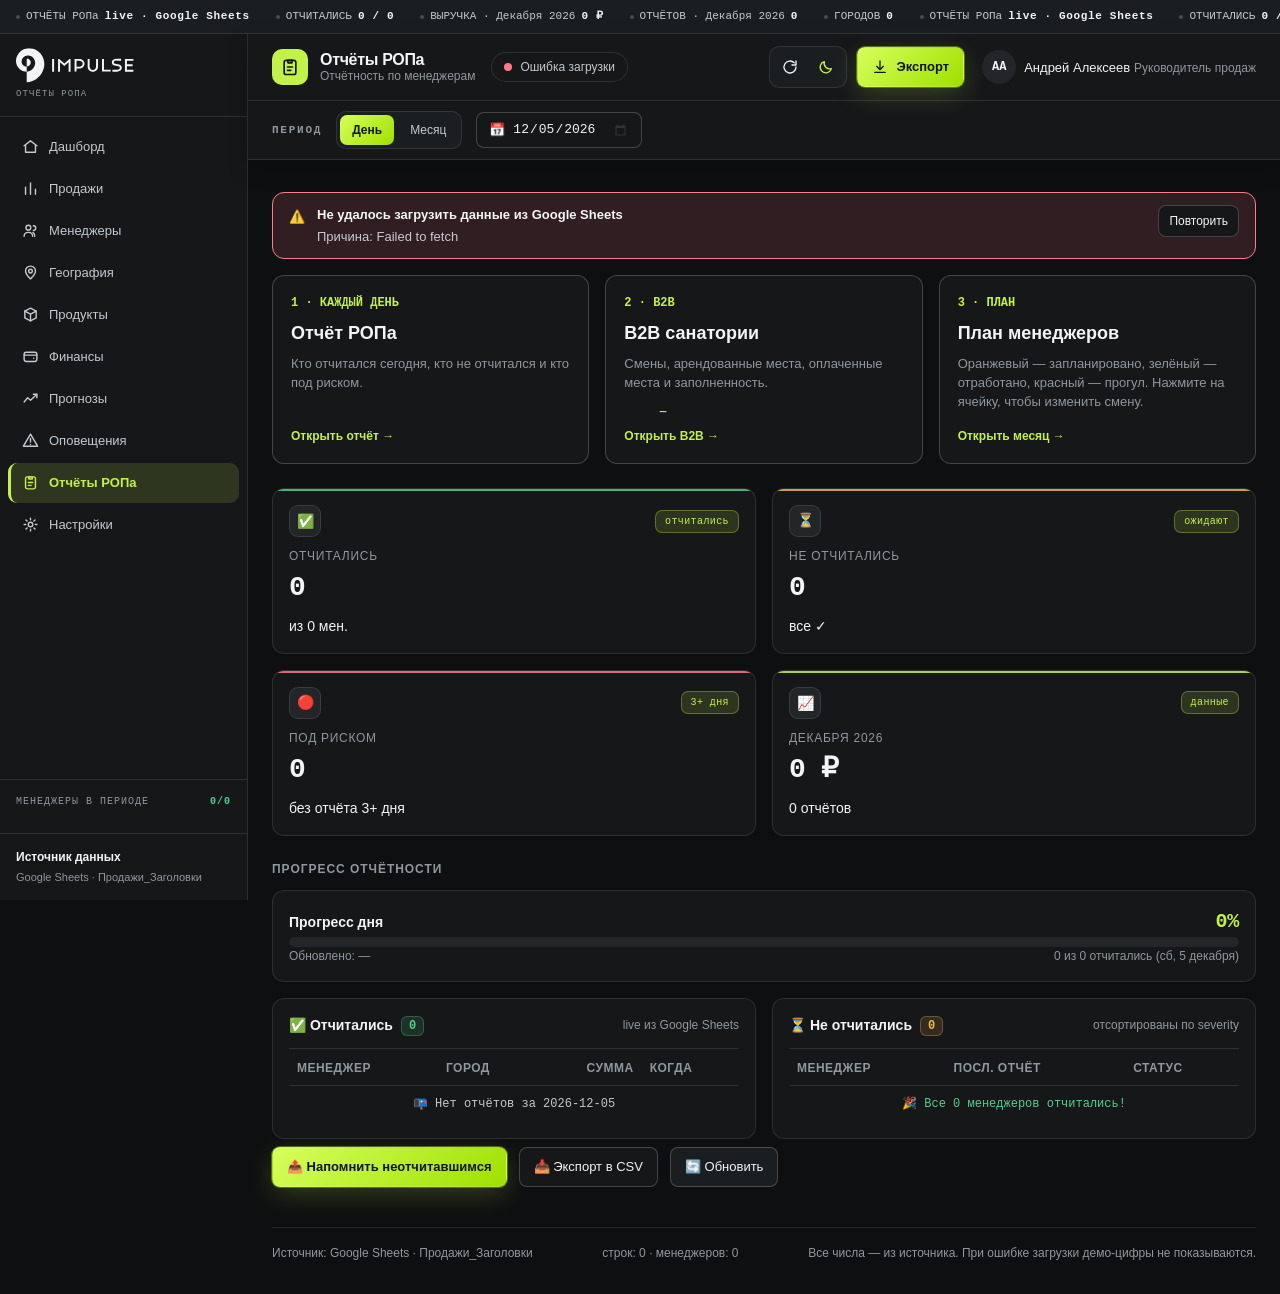
<file: daily-report.html>
<!DOCTYPE html>
<html lang="ru" data-theme="dark">
<head>
<meta name="robots" content="noindex, nofollow">
<meta charset="UTF-8">
<meta name="viewport" content="width=device-width, initial-scale=1">
<meta name="description" content="SalesControl — Отчёты РОПа: контроль отчётности менеджеров, календарь и детализация по дням.">
<meta name="color-scheme" content="dark light">
<meta name="theme-color" content="#0e0f11">
<link rel="icon" href="data:image/svg+xml,%3Csvg xmlns='http://www.w3.org/2000/svg' viewBox='0 0 32 32'%3E%3Crect width='32' height='32' rx='8' fill='%23c2f24a'/%3E%3Cpath d='M8 21V13M14 21V9M20 21V16M26 21V11' stroke='%230e0f11' stroke-width='3' stroke-linecap='round'/%3E%3C/svg%3E">
<title>SalesControl — Отчёты РОПа</title>
<style>
/* ============================================================
   SALESCONTROL v2 — tokens
   Одна акцентная линия (lime) + нейтральная шкала.
   Семантический цвет только для отклонений (рост/падение/риск).
   ============================================================ */
:root{
  color-scheme: dark;
  --bg:#0e0f11;
  --surface:#151719;
  --surface-2:#1b1e21;
  --surface-3:#232629;
  --line:rgba(255,255,255,.10);
  --line-strong:rgba(255,255,255,.20);
  --txt:#f2f4f6;
  --txt-2:#c3c9cf;
  --txt-3:#8f979f;
  --accent:#c2f24a;
  --accent-ink:#12160a;
  --accent-soft:rgba(194,242,74,.14);
  --pos:#4fd18b;
  --pos-soft:rgba(79,209,139,.14);
  --neg:#ff7b88;
  --neg-soft:rgba(255,123,136,.14);
  --warn:#f0b849;
  --warn-soft:rgba(240,184,73,.14);
  --c1:#8ab4ff; --c2:#e0af68; --c3:#9ece6a; --c4:#c3a0f5; --c5:#7dcfff; --c6:#f28aa0;
  --sans:-apple-system,BlinkMacSystemFont,'Segoe UI',Roboto,'Helvetica Neue',Arial,sans-serif;
  --mono:ui-monospace,SFMono-Regular,'SF Mono',Menlo,Consolas,'Liberation Mono',monospace;
  --fs-xs:12px; --fs-sm:13px; --fs-md:14px; --fs-lg:16px; --fs-xl:20px;
  --sp-1:4px; --sp-2:8px; --sp-3:12px; --sp-4:16px; --sp-6:24px; --sp-8:32px;
  --r:12px; --r-sm:8px;
  --shadow:0 1px 2px rgba(0,0,0,.28), 0 4px 12px rgba(0,0,0,.20);
  --dur:.2s;
}
[data-theme="light"]{
  color-scheme: light;
  --bg:#f7f8f9;
  --surface:#ffffff;
  --surface-2:#f2f4f6;
  --surface-3:#e8ebee;
  --line:rgba(16,20,24,.12);
  --line-strong:rgba(16,20,24,.24);
  --txt:#16191c;
  --txt-2:#41474d;
  --txt-3:#616970;
  --accent:#4a7a00;
  --accent-ink:#ffffff;
  --accent-soft:rgba(74,122,0,.10);
  --pos:#0f7a43;
  --pos-soft:rgba(15,122,67,.10);
  --neg:#c22a38;
  --neg-soft:rgba(194,42,56,.10);
  --warn:#8a5a00;
  --warn-soft:rgba(138,90,0,.10);
  --c1:#2f6fd0; --c2:#a06a12; --c3:#3f7d2f; --c4:#7449c0; --c5:#1c7c94; --c6:#c04566;
  --shadow:0 1px 2px rgba(16,20,24,.06), 0 4px 12px rgba(16,20,24,.05);
}

*,*::before,*::after{box-sizing:border-box}
html,body{margin:0;padding:0}
body{
  font-family:var(--sans);
  font-size:var(--fs-md);
  line-height:1.5;
  background:var(--bg);
  color:var(--txt);
  -webkit-font-smoothing:antialiased;
  min-height:100dvh;
}
h1,h2,h3{margin:0;font-weight:600;letter-spacing:-.01em}
button,select,input{font:inherit;color:inherit}
.num{font-family:var(--mono);font-variant-numeric:tabular-nums;letter-spacing:-.01em}
.vh{position:absolute!important;width:1px;height:1px;margin:-1px;padding:0;overflow:hidden;clip:rect(0 0 0 0);white-space:nowrap;border:0}

:focus-visible{outline:2px solid var(--accent);outline-offset:2px;border-radius:6px}
.skip{position:absolute;left:var(--sp-4);top:-60px;z-index:99;background:var(--surface);color:var(--txt);
  border:1px solid var(--line-strong);border-radius:var(--r-sm);padding:10px 14px;transition:top var(--dur)}
.skip:focus{top:var(--sp-4)}

::-webkit-scrollbar{width:10px;height:10px}
::-webkit-scrollbar-thumb{background:var(--surface-3);border-radius:8px;border:2px solid transparent;background-clip:content-box}
::-webkit-scrollbar-thumb:hover{background:var(--line-strong);background-clip:content-box}

/* ===== layout shell ===== */
.wrap{max-width:1440px;margin:0 auto;padding:20px var(--sp-6) var(--sp-8)}
@media(max-width:700px){.wrap{padding:16px var(--sp-4) var(--sp-6)}}

.topbar{position:relative;top:auto;z-index:20;background:var(--surface);border-bottom:1px solid var(--line)}
.topbar__in{max-width:1440px;margin:0 auto;padding:var(--sp-3) var(--sp-6);display:flex;align-items:center;gap:var(--sp-4);flex-wrap:wrap}
@media(max-width:700px){.topbar__in{padding:var(--sp-3) var(--sp-4)}}
.brand{display:flex;align-items:center;gap:var(--sp-3);min-width:0}
.brand__mark{width:36px;height:36px;border-radius:10px;background:var(--accent);color:var(--accent-ink);
  display:grid;place-items:center;flex-shrink:0}
.brand__mark svg{width:20px;height:20px}
.brand__name{font-size:var(--fs-lg);font-weight:600;line-height:1.15;letter-spacing:-.02em}
.brand__sub{font-size:var(--fs-xs);color:var(--txt-3);line-height:1.2}
.topbar__spacer{flex:1 1 auto}
.topbar__actions{display:flex;align-items:center;gap:var(--sp-2);flex-wrap:wrap}

.btn{display:inline-flex;align-items:center;justify-content:center;gap:var(--sp-2);
  min-height:40px;padding:0 14px;border-radius:var(--r-sm);border:1px solid var(--line-strong);
  background:var(--surface);color:var(--txt);font-size:var(--fs-sm);font-weight:500;cursor:pointer;
  transition:background var(--dur),border-color var(--dur),color var(--dur)}
.btn:hover{background:var(--surface-2);border-color:var(--txt-3)}
.btn svg{width:16px;height:16px;flex-shrink:0}
.btn--primary{background:var(--accent);color:var(--accent-ink);border-color:transparent;font-weight:600}
.btn--primary:hover{background:var(--accent);filter:brightness(1.06)}
.btn--icon{padding:0;width:40px}
.btn--sm{min-height:32px;padding:0 10px;font-size:var(--fs-xs)}
.btn[aria-pressed="true"]{border-color:var(--accent);color:var(--accent)}
.kbd{font-family:var(--mono);font-size:11px;color:var(--txt-3);border:1px solid var(--line);border-radius:5px;padding:1px 5px}

.user{display:flex;align-items:center;gap:var(--sp-2);padding-left:var(--sp-2)}
.user__ava{width:34px;height:34px;border-radius:50%;background:var(--surface-3);color:var(--txt);
  display:grid;place-items:center;font-size:var(--fs-xs);font-weight:600;font-family:var(--mono)}
.user__name{font-size:var(--fs-sm);font-weight:500;line-height:1.2}
.user__role{font-size:var(--fs-xs);color:var(--txt-3);line-height:1.2}
@media(max-width:900px){.user__meta{display:none}}

/* ===== status ===== */
.status{display:inline-flex;align-items:center;gap:var(--sp-2);font-size:var(--fs-xs);color:var(--txt-2);
  border:1px solid var(--line);border-radius:20px;padding:5px 12px;background:var(--surface)}
.status__dot{width:8px;height:8px;border-radius:50%;background:var(--txt-3);flex-shrink:0}
.status--live .status__dot{background:var(--pos)}
.status--stale .status__dot{background:var(--warn)}
.status--error .status__dot{background:var(--neg)}
.status--loading .status__dot{background:var(--c1)}

/* ===== filters ===== */
.filters{display:flex;gap:var(--sp-2);flex-wrap:wrap;padding:var(--sp-4) 0 var(--sp-2)}
.fld{display:inline-flex;flex-direction:column;gap:3px;min-width:0}
.fld label{font-size:var(--fs-xs);color:var(--txt-3)}
.fld select{min-height:40px;padding:0 32px 0 12px;border-radius:var(--r-sm);border:1px solid var(--line-strong);
  background-color:var(--surface);font-size:var(--fs-sm);cursor:pointer;appearance:none;max-width:220px;
  background-image:url("data:image/svg+xml,%3Csvg xmlns='http://www.w3.org/2000/svg' width='10' height='6' viewBox='0 0 10 6'%3E%3Cpath d='M1 1l4 4 4-4' stroke='%238f979f' stroke-width='1.5' fill='none' stroke-linecap='round'/%3E%3C/svg%3E");
  background-repeat:no-repeat;background-position:right 11px center}
.fld select:hover{border-color:var(--txt-3)}

/* ===== banner ===== */
.banner{display:flex;align-items:flex-start;gap:var(--sp-3);padding:var(--sp-3) var(--sp-4);border-radius:var(--r);
  border:1px solid var(--line-strong);background:var(--surface);margin:var(--sp-3) 0;font-size:var(--fs-sm)}
.banner--error{border-color:var(--neg);background:var(--neg-soft)}
.banner--warn{border-color:var(--warn);background:var(--warn-soft)}
.banner__ic{flex-shrink:0;margin-top:2px}
.banner__ic svg{width:18px;height:18px}
.banner__body{flex:1;min-width:0}
.banner__title{font-weight:600;margin-bottom:2px}
.banner__text{color:var(--txt-2)}

/* ===== cards & grids ===== */
.card{background:var(--surface);border:1px solid var(--line);border-radius:var(--r);padding:var(--sp-4);
  display:flex;flex-direction:column;min-width:0}
.card--quiet{background:transparent}
.card__head{display:flex;align-items:center;justify-content:space-between;gap:var(--sp-3);margin-bottom:var(--sp-3);flex-wrap:wrap}
.segs{display:flex;flex-wrap:wrap;gap:4px}
.segs .btn{min-height:28px;padding:0 9px;font-size:11px;border-radius:7px}
.segs .btn[aria-pressed="true"]{background:var(--lime);color:var(--lime-ink);border-color:transparent}
.card__title{font-size:var(--fs-md);font-weight:600}
.card__sub{font-size:var(--fs-xs);color:var(--txt-3);font-weight:400;margin-top:1px}
.card__tools{display:flex;align-items:center;gap:var(--sp-2);flex-shrink:0}

.section{margin-top:var(--sp-4)}
.section__title{font-size:var(--fs-xs);text-transform:uppercase;letter-spacing:.08em;color:var(--txt-3);
  margin:var(--sp-6) 0 var(--sp-3)}
.grid{display:grid;gap:var(--sp-4)}
.grid--hero{grid-template-columns:1.5fr 1fr 1fr}
.grid--charts{grid-template-columns:1.9fr 1fr}
.grid--mid{grid-template-columns:1.2fr 1.5fr 1fr}
.grid--bot{grid-template-columns:repeat(3,1fr)}
@media(max-width:1320px){
  .grid--hero{grid-template-columns:1fr 1fr}
  .grid--hero > :first-child{grid-column:1/-1}
  .grid--mid,.grid--bot{grid-template-columns:1fr 1fr}
  .grid--mid > :last-child,.grid--bot > :last-child{grid-column:1/-1}
}
@media(max-width:820px){
  .grid--hero,.grid--charts,.grid--mid,.grid--bot{grid-template-columns:1fr}
  .grid--hero > :first-child,.grid--mid > :last-child,.grid--bot > :last-child{grid-column:auto}
}

/* ===== KPI ===== */
.kpi__label{font-size:var(--fs-xs);color:var(--txt-3);text-transform:uppercase;letter-spacing:.06em}
.kpi__value{font-family:var(--mono);font-weight:600;letter-spacing:-.02em;line-height:1.1;margin-top:var(--sp-2)}
.card--hero .kpi__value{font-size:clamp(28px,3.4vw,40px)}
.kpi__value{font-size:clamp(22px,2.4vw,28px)}
.kpi__foot{margin-top:auto;padding-top:var(--sp-3);display:flex;align-items:center;gap:var(--sp-2);flex-wrap:wrap}
.delta{display:inline-flex;align-items:center;gap:5px;font-family:var(--mono);font-size:var(--fs-xs);font-weight:600;
  padding:3px 8px;border-radius:6px;background:var(--surface-2);color:var(--txt-2)}
.delta--up{color:var(--pos);background:var(--pos-soft)}
.delta--down{color:var(--neg);background:var(--neg-soft)}
.delta svg{width:12px;height:12px}
.delta__note{font-size:var(--fs-xs);color:var(--txt-3);font-family:var(--sans);font-weight:400}
.spark{margin-top:var(--sp-3);height:44px}
.spark svg{display:block;width:100%;height:44px}

.meter{height:8px;border-radius:6px;background:var(--surface-3);overflow:hidden;margin-top:var(--sp-2)}
.meter__fill{height:100%;border-radius:6px;background:var(--accent)}
.meter__fill--over{background:var(--pos)}
.meter__fill--risk{background:var(--warn)}
.factrow{display:flex;justify-content:space-between;gap:var(--sp-2);font-size:var(--fs-xs);color:var(--txt-2);margin-top:var(--sp-2)}
.factrow b{font-family:var(--mono);color:var(--txt);font-weight:600}

/* ===== charts ===== */
.chart{position:relative;width:100%}
.chart svg{display:block;width:100%;overflow:visible}
.chart:focus-visible{outline:2px solid var(--accent);outline-offset:4px;border-radius:6px}
.axis{display:flex;justify-content:space-between;font-family:var(--mono);font-size:var(--fs-xs);color:var(--txt-3);margin-top:var(--sp-2)}
.chart-hint{font-size:var(--fs-xs);color:var(--txt-3);margin-top:var(--sp-2)}
.tip{position:fixed;z-index:60;pointer-events:none;opacity:0;transition:opacity .12s;
  background:var(--surface);border:1px solid var(--line-strong);border-radius:var(--r-sm);
  padding:8px 11px;box-shadow:var(--shadow);font-size:var(--fs-xs);min-width:150px}
.tip[data-on="1"]{opacity:1}
.tip__t{font-weight:600;margin-bottom:4px;display:block}
.tip__r{display:flex;justify-content:space-between;gap:16px;color:var(--txt-2)}
.tip__r b{font-family:var(--mono);color:var(--txt);font-weight:600}

details.data-alt{margin-top:var(--sp-3);border-top:1px solid var(--line);padding-top:var(--sp-2)}
details.data-alt summary{font-size:var(--fs-xs);color:var(--txt-3);cursor:pointer;padding:4px 0;min-height:24px}
details.data-alt summary:hover{color:var(--txt)}
details.data-alt .scroll{max-height:220px;overflow:auto;margin-top:var(--sp-2)}

/* ===== stacked bar (payments) ===== */
.stack{display:flex;height:14px;border-radius:7px;overflow:hidden;background:var(--surface-3);gap:2px}
.stack__seg{height:100%}
.legend{display:flex;flex-direction:column;gap:2px;margin-top:var(--sp-3)}
.legend__row{display:grid;grid-template-columns:12px 1fr auto auto;align-items:center;gap:var(--sp-2);
  padding:7px 4px;border-radius:6px;font-size:var(--fs-sm)}
.legend__row:hover{background:var(--surface-2)}
.legend__dot{width:10px;height:10px;border-radius:3px}
.legend__label{color:var(--txt-2);overflow:hidden;text-overflow:ellipsis;white-space:nowrap}
.legend__pct{font-family:var(--mono);font-size:var(--fs-sm);font-weight:600;min-width:44px;text-align:right}
.legend__val{font-family:var(--mono);font-size:var(--fs-xs);color:var(--txt-3);min-width:96px;text-align:right}

/* ===== lists ===== */
.scroll{overflow-y:auto;flex:1;min-height:0}
.rank{display:grid;grid-template-columns:22px 1fr auto;align-items:center;gap:var(--sp-3);
  padding:8px 6px;border-radius:var(--r-sm)}
.rank:hover{background:var(--surface-2)}
.rank__n{font-family:var(--mono);font-size:var(--fs-xs);color:var(--txt-3);text-align:right}
.rank__body{min-width:0}
.rank__name{font-size:var(--fs-sm);margin-bottom:5px;white-space:nowrap;overflow:hidden;text-overflow:ellipsis}
.rank__name span{color:var(--txt-3);font-family:var(--mono);font-size:var(--fs-xs)}
.rank__track{height:6px;border-radius:4px;background:var(--surface-3);overflow:hidden}
.rank__fill{height:100%;border-radius:4px;background:var(--c1)}
.rank--lead .rank__fill{background:var(--accent)}
.rank--lead .rank__n{color:var(--accent);font-weight:700}
.rank__val{font-family:var(--mono);font-size:var(--fs-sm);font-weight:600;text-align:right;white-space:nowrap}

.feed{display:flex;flex-direction:column;gap:2px}
.feed__i{display:flex;gap:var(--sp-3);align-items:flex-start;padding:8px 6px;border-radius:var(--r-sm)}
.feed__i:hover{background:var(--surface-2)}
.feed__ic{width:26px;height:26px;border-radius:8px;display:grid;place-items:center;flex-shrink:0;
  background:var(--pos-soft);color:var(--pos)}
.feed__ic svg{width:14px;height:14px}
.feed__body{flex:1;min-width:0}
.feed__top{display:flex;gap:var(--sp-2);align-items:baseline;font-size:var(--fs-sm)}
.feed__amt{margin-left:auto;font-family:var(--mono);font-weight:600}
.feed__meta{font-size:var(--fs-xs);color:var(--txt-3);margin-top:1px}
.feed__time{font-family:var(--mono);font-size:var(--fs-xs);color:var(--txt-3);flex-shrink:0}

table.tbl{width:100%;border-collapse:collapse;font-size:var(--fs-sm)}
.tbl caption{text-align:left;font-size:var(--fs-xs);color:var(--txt-3);padding-bottom:var(--sp-2)}
.tbl th{text-align:left;font-size:var(--fs-xs);font-weight:600;color:var(--txt-3);padding:8px;
  border-bottom:1px solid var(--line);background:var(--surface);position:sticky;top:0;z-index:1}
.tbl td{padding:9px 8px;border-bottom:1px solid var(--line);color:var(--txt-2);font-family:var(--mono);font-size:var(--fs-xs)}
.tbl td.name{font-family:var(--sans);color:var(--txt);font-size:var(--fs-sm)}
.tbl td.amt{text-align:right;color:var(--txt);font-weight:600}
.tbl tbody tr:hover{background:var(--surface-2)}
.tbl tbody tr:last-child td{border-bottom:none}
.tag{display:inline-flex;align-items:center;gap:5px;font-size:var(--fs-xs);padding:2px 8px;border-radius:6px;
  border:1px solid var(--line-strong);color:var(--txt-2);font-family:var(--sans)}
.tag svg{width:12px;height:12px}

.alert{display:flex;align-items:center;gap:var(--sp-3);padding:10px 12px;border-radius:var(--r-sm);
  margin-bottom:6px;border:1px solid var(--line);background:var(--surface-2);width:100%;text-align:left;cursor:pointer;min-height:44px}
.alert:hover{border-color:var(--line-strong)}
.alert__ic{width:26px;height:26px;border-radius:7px;display:grid;place-items:center;flex-shrink:0}
.alert__ic svg{width:14px;height:14px}
.alert--error .alert__ic{background:var(--neg-soft);color:var(--neg)}
.alert--warn .alert__ic{background:var(--warn-soft);color:var(--warn)}
.alert__t{flex:1;font-size:var(--fs-sm);min-width:0;display:flex;flex-direction:column;gap:2px}
.alert__n{font-family:var(--mono);font-size:var(--fs-sm);font-weight:700}
.alert--error .alert__n{color:var(--neg)}
.alert--warn .alert__n{color:var(--warn)}
.badge{display:inline-flex;align-items:center;justify-content:center;min-width:22px;height:20px;padding:0 7px;
  border-radius:6px;font-family:var(--mono);font-size:var(--fs-xs);font-weight:600;background:var(--surface-3);color:var(--txt-2)}
.badge--risk{background:var(--neg-soft);color:var(--neg)}

.empty{padding:22px 8px;text-align:center;color:var(--txt-3);font-size:var(--fs-sm)}
.skeleton{border-radius:6px;background:var(--surface-3);position:relative;overflow:hidden}
.skeleton::after{content:'';position:absolute;inset:0;transform:translateX(-100%);
  background:linear-gradient(90deg,transparent,rgba(255,255,255,.06),transparent);animation:sk 1.4s infinite}
@keyframes sk{100%{transform:translateX(100%)}}
.sk-line{height:12px;margin-bottom:8px}
.sk-val{height:32px;width:60%;margin:10px 0}

/* ===== command palette ===== */
dialog.cmdk{border:1px solid var(--line-strong);border-radius:var(--r);padding:0;width:min(560px,92vw);
  background:var(--surface);color:var(--txt);box-shadow:var(--shadow);margin-top:12vh}
dialog.cmdk::backdrop{background:rgba(0,0,0,.55)}
.cmdk__in{display:flex;align-items:center;gap:var(--sp-3);padding:14px 16px;border-bottom:1px solid var(--line)}
.cmdk__in svg{width:18px;height:18px;color:var(--txt-3);flex-shrink:0}
.cmdk__in input{flex:1;background:none;border:none;outline:none;font-size:var(--fs-lg)}
.cmdk__list{max-height:min(50vh,380px);overflow-y:auto;padding:6px;margin:0;list-style:none}
.cmdk__i{display:flex;align-items:center;gap:var(--sp-3);padding:10px 12px;border-radius:var(--r-sm);
  cursor:pointer;font-size:var(--fs-sm);width:100%;text-align:left;background:none;border:1px solid transparent;min-height:44px}
.cmdk__i[aria-selected="true"]{background:var(--accent-soft);border-color:var(--accent)}
.cmdk__i svg{width:16px;height:16px;color:var(--txt-3);flex-shrink:0}
.cmdk__meta{margin-left:auto;font-family:var(--mono);font-size:var(--fs-xs);color:var(--txt-3)}

.foot{margin-top:var(--sp-8);padding-top:var(--sp-4);border-top:1px solid var(--line);
  font-size:var(--fs-xs);color:var(--txt-3);display:flex;gap:var(--sp-4);flex-wrap:wrap;justify-content:space-between}
.foot a{color:var(--txt-2)}

@media print{
  .topbar,.filters,.foot,.card__tools,.skip,dialog{display:none!important}
  body{background:#fff;color:#000}
  .card{break-inside:avoid;border-color:#ccc}
  .grid{gap:8px}
}
@media(prefers-reduced-motion:reduce){
  *{animation-duration:.001ms!important;animation-iteration-count:1!important;transition-duration:.001ms!important}
}










/*SKIN-START — лайм-скин + анимации (шрифты не меняются) */
:root{
  --lime:#c2f24a; --lime-ink:#12160a; --lime-soft:rgba(194,242,74,.14);
  --violet:#a07bff; --violet-soft:rgba(139,92,255,.16);
  --grad-lime:linear-gradient(135deg,#d6ff5c,#9fe000);
  --grad-violet:linear-gradient(135deg,#a07bff,#6d3bff);
  --grad-hero:radial-gradient(120% 140% at 0% 0%,#1b2a22 0%,var(--surface) 46%),
              linear-gradient(135deg,rgba(194,242,74,.16),rgba(139,92,255,.12));
  --glow-lime:0 0 0 1px rgba(194,242,74,.35),0 8px 26px rgba(194,242,74,.20);
  --ease:cubic-bezier(.16,1,.3,1);
}
[data-theme="light"]{
  --lime:#4a7a00; --lime-ink:#12160a; --lime-soft:rgba(122,190,0,.16);
  --violet:#5a2ce0; --violet-soft:rgba(109,59,255,.10);
  --grad-lime:linear-gradient(135deg,#cbf75f,#93d400);
  --grad-violet:linear-gradient(135deg,#7d55ff,#5a2ce0);
  --grad-hero:radial-gradient(120% 140% at 0% 0%,#eefbd6 0%,#fff 46%),
              linear-gradient(135deg,rgba(122,190,0,.16),rgba(109,59,255,.08));
  --glow-lime:0 0 0 1px rgba(122,190,0,.40),0 10px 28px rgba(122,190,0,.16);
}

/* бегущая строка */
.loadbar{position:fixed;top:0;left:0;height:2px;width:0;z-index:500;background:var(--grad-lime);
  box-shadow:0 0 10px rgba(194,242,74,.55);animation:loadbar 1.1s var(--ease) forwards}
@keyframes loadbar{to{width:100%;opacity:0}}

.ticker{position:sticky;top:0;z-index:60;height:34px;overflow:hidden;
  background:var(--surface-2);border-bottom:1px solid var(--line)}
.ticker__track{display:flex;align-items:center;gap:26px;height:100%;width:max-content;white-space:nowrap;
  padding-left:16px;animation:tick-scroll 52s linear infinite}
.ticker:hover .ticker__track,.ticker:focus-within .ticker__track{animation-play-state:paused}
@keyframes tick-scroll{to{transform:translateX(-50%)}}
.tick{display:inline-flex;align-items:center;gap:6px;font-family:var(--mono);font-size:11px;color:var(--txt-2)}
.tick b{color:var(--txt);font-weight:600;letter-spacing:.06em}
.tick .up{color:var(--pos)} .tick .down{color:var(--neg)} .tick .flat{color:var(--txt-3)}
.tick__dot{width:4px;height:4px;border-radius:50%;background:var(--line-strong);flex:0 0 4px}

/* каркас: сайдбар + контент */
.app{display:flex;align-items:flex-start}
.mainc{flex:1;min-width:0;position:relative}
.mainc::before{content:'';position:absolute;inset:0;pointer-events:none;z-index:0;
  background-image:radial-gradient(var(--line) .7px,transparent .7px);background-size:26px 26px;opacity:.6;
  -webkit-mask:radial-gradient(ellipse 85% 55% at 50% 0%,#000,transparent 80%);
  mask:radial-gradient(ellipse 85% 55% at 50% 0%,#000,transparent 80%)}
.mainc > *{position:relative;z-index:1}

.sidebar{position:sticky;top:34px;flex:0 0 248px;width:248px;height:calc(100dvh - 34px);overflow:auto;
  display:flex;flex-direction:column;background:var(--surface);border-right:1px solid var(--line);z-index:50}
.sb__logo{display:flex;align-items:center;gap:11px;padding:14px 16px;border-bottom:1px solid var(--line)}
.sb__mark{width:34px;height:34px;border-radius:9px;background:var(--grad-lime);color:var(--lime-ink);
  display:flex;align-items:center;justify-content:center;box-shadow:var(--glow-lime);flex:0 0 34px}
.sb__mark svg{width:19px;height:19px}
.sb__name{display:block;font-size:13px;font-weight:700;letter-spacing:.06em}
.sb__sub{display:block;font-family:var(--mono);font-size:9px;color:var(--txt-3);letter-spacing:.12em;text-transform:uppercase}
.nav{padding:10px 8px;flex:1;display:flex;flex-direction:column;gap:2px}
.nav__item{display:flex;align-items:center;gap:10px;padding:9px 11px;border-radius:9px;min-height:40px;
  background:none;border:0;border-left:3px solid transparent;color:var(--txt-2);font:inherit;font-size:13px;
  text-align:left;cursor:pointer;transition:background .2s var(--ease),color .2s var(--ease)}
.nav__item:hover{background:var(--surface-2);color:var(--txt)}
.nav__item[aria-current="true"]{background:var(--lime-soft);color:var(--lime);border-left-color:var(--lime);font-weight:600}
.nav__item svg{width:17px;height:17px;flex:0 0 17px}
.nav__badge{margin-left:auto}
.sb__block{padding:14px 16px;border-top:1px solid var(--line)}
.sb__head{display:flex;justify-content:space-between;align-items:center;font-family:var(--mono);font-size:10px;
  letter-spacing:.1em;text-transform:uppercase;color:var(--txt-3);margin-bottom:10px}
.sb__head b{font-family:var(--mono);color:var(--pos);font-weight:600}
.avatars{display:flex;flex-wrap:wrap;gap:5px}
.avatar{width:27px;height:27px;border-radius:50%;display:flex;align-items:center;justify-content:center;
  font-family:var(--mono);font-size:9px;font-weight:600;color:#0b0f08;transition:transform .25s var(--ease)}
.avatar:hover{transform:translateY(-2px) scale(1.08)}
.avatar--more{background:var(--surface-3);color:var(--txt-2);border:1px solid var(--line)}
.sb__t{font-size:12px;font-weight:600;margin-bottom:4px}
.sb__d{font-size:11px;color:var(--txt-3);line-height:1.45}

/* кнопки и бейджи */
.btn--lime{background:var(--grad-lime);color:var(--lime-ink);border-color:transparent;box-shadow:var(--glow-lime);font-weight:600}
.btn--lime:hover{transform:translateY(-2px)}
.btn--violet{background:var(--grad-violet);color:#fff;border-color:transparent;font-weight:600}
.btn--violet:hover{transform:translateY(-2px);box-shadow:0 8px 24px rgba(139,92,255,.32)}
.btn{transition:transform .2s var(--ease),border-color .2s,color .2s,background .2s}
.btn--dot{position:relative}
.badge--float{position:absolute;top:-7px;right:-7px;min-width:19px;height:19px;padding:0 5px;border-radius:9px;
  background:var(--neg);color:#12160a;font-family:var(--mono);font-size:10px;font-weight:700;
  display:flex;align-items:center;justify-content:center}
.chip{display:inline-flex;align-items:center;gap:4px;font-family:var(--mono);font-size:10px;padding:3px 9px;
  border-radius:7px;color:var(--lime);background:var(--lime-soft);
  border:1px solid color-mix(in srgb,var(--lime) 32%,transparent);letter-spacing:.04em}
.chip--mut{color:var(--txt-3);background:var(--surface-2);border-color:var(--line)}
.status--live .status__dot{animation:led 2.4s ease-in-out infinite}
@keyframes led{0%,100%{opacity:1}50%{opacity:.35}}

/* KPI-карточки */
.card{transition:transform .3s var(--ease),border-color .3s var(--ease),box-shadow .3s var(--ease);
  animation:rise-in .45s var(--ease) both}
.grid > .card:nth-child(2){animation-delay:.04s}
.grid > .card:nth-child(3){animation-delay:.08s}
.grid > .card:nth-child(4){animation-delay:.12s}
.grid > .card:nth-child(5){animation-delay:.16s}
@keyframes rise-in{from{opacity:0;transform:translateY(10px)}to{opacity:1;transform:none}}
.card--kpi{position:relative;overflow:hidden}
.card--kpi::before{content:'';position:absolute;top:0;left:0;right:0;height:2px;background:var(--acc,var(--lime));opacity:.85}
.card--kpi:hover{transform:translateY(-4px);border-color:var(--line-strong);box-shadow:0 16px 36px rgba(0,0,0,.28)}
[data-theme="light"] .card--kpi:hover{box-shadow:0 16px 32px rgba(16,25,10,.12)}
.kpi__top{display:flex;align-items:center;justify-content:space-between;gap:8px;margin-bottom:10px}
.kpi__ic{width:32px;height:32px;border-radius:9px;display:flex;align-items:center;justify-content:center;
  background:var(--surface-3);border:1px solid var(--line);color:var(--acc,var(--lime))}
.kpi__ic svg{width:17px;height:17px}

/* топ-менеджер */
.card--tm{background:var(--grad-hero);border-color:var(--line-strong);position:relative;overflow:hidden}
.tm__crown{position:absolute;top:-10px;right:14px;font-size:92px;line-height:1;opacity:.16;transform:rotate(12deg);pointer-events:none;filter:saturate(.6)}
.tm__body{display:flex;align-items:center;gap:12px;margin-top:4px}
.tm__ava{width:46px;height:46px;border-radius:50%;background:var(--grad-violet);color:#fff;flex:0 0 46px;
  display:flex;align-items:center;justify-content:center;font-family:var(--mono);font-size:15px;font-weight:700}
.tm__name{font-size:16px;font-weight:700;letter-spacing:-.01em;overflow:hidden;text-overflow:ellipsis;white-space:nowrap}
.tm__rev{font-family:var(--mono);font-size:18px;font-weight:700;color:var(--lime);letter-spacing:-.03em;margin-top:2px}
.ring{position:relative;width:52px;height:52px;flex:0 0 52px}
.ring svg{transform:rotate(-90deg);display:block}
.ring i{position:absolute;inset:0;display:flex;align-items:center;justify-content:center;font-style:normal;
  font-family:var(--mono);font-size:11px;font-weight:700;color:var(--lime)}
.tm__stats{display:flex;gap:16px;margin-top:12px;padding-top:12px;border-top:1px solid var(--line)}
.tm__stat{display:flex;flex-direction:column;gap:2px}
.tm__stat span{font-family:var(--mono);font-size:9.5px;letter-spacing:.1em;text-transform:uppercase;color:var(--txt-3)}
.tm__stat b{font-family:var(--mono);font-size:14px;font-weight:700}

/* сетка героя: выручка · план · средний */
.grid--hero{grid-template-columns:1.4fr 1fr 1fr}
@media(max-width:1560px){
  .grid--hero{grid-template-columns:1.4fr 1fr 1fr}
  .grid--hero > .card--tm{grid-column:span 4}
  .card--tm .tm__body{gap:16px}
}
@media(max-width:1180px){
  .grid--hero{grid-template-columns:repeat(2,1fr)}
  .grid--hero > .card--tm{grid-column:span 2}
}
@media(max-width:900px){
  .app{flex-direction:column}
  .sidebar{position:static;width:100%;flex:none;height:auto;border-right:none;border-bottom:1px solid var(--line)}
  .nav{flex-direction:row;overflow-x:auto;padding:8px}
  .nav__item{white-space:nowrap;border-left:0;border-bottom:3px solid transparent}
  .nav__item[aria-current="true"]{border-left-color:transparent;border-bottom-color:var(--lime)}
  .sb__block{display:none}
  .grid--hero,.grid--hero > .card--tm{grid-template-columns:1fr;grid-column:auto}
}
@media print{.ticker,.sidebar,.loadbar{display:none!important}}
@media(prefers-reduced-motion:reduce){
  .ticker__track,.loadbar,.card{animation:none!important}
  .card--kpi:hover,.btn--lime:hover,.btn--violet:hover{transform:none}
  .status--live .status__dot{animation:none}
}
@keyframes spark-dash{to{stroke-dashoffset:0}}
.sum__p{margin:0 0 10px;font-size:13px;line-height:1.55;color:var(--txt-2)}
.sum__p:first-child{color:var(--txt);font-weight:600}

/* широкая карточка топ-менеджера: герой слева, статы справа */
@media(min-width:1181px){
  .grid--hero > .card--tm{display:grid;column-gap:28px;align-items:center;
    grid-template-columns:minmax(320px,560px) 1fr;
    grid-template-areas:"top top" "label label" "body stats"}
  .grid--hero > .card--tm .kpi__top{grid-area:top}
  .grid--hero > .card--tm .kpi__label{grid-area:label}
  .grid--hero > .card--tm .tm__body{grid-area:body}
  .grid--hero > .card--tm .tm__stats{grid-area:stats;justify-self:end;border-top:0;margin-top:0;padding-top:0;gap:32px}
}
@media(max-width:560px){.user{display:none}.topbar__actions{gap:8px}}

/* —— шапка v3: два яруса, группы действий, отдельная панель фильтров —— */
.mainc > .topbar{position:relative;top:auto;z-index:20;background:var(--surface)}
.topbar__in{padding:12px var(--sp-6);gap:16px;flex-wrap:nowrap}
.brand__txt{display:flex;flex-direction:column;min-width:0}
.topbar__actions{gap:10px;flex-wrap:nowrap}
.iconbar{display:flex;align-items:center;gap:2px;padding:3px;border:1px solid var(--line);border-radius:10px;background:var(--surface-2)}
.iconbar .btn--icon{border:0;background:transparent;min-width:34px;width:34px;height:34px;min-height:34px;border-radius:8px}
.iconbar .btn--icon:hover{background:var(--surface-3)}
.btn--quiet{background:var(--surface-2)}
.topbar__filters{border-top:1px solid var(--line);background:var(--surface)}
.filterbar{max-width:1440px;margin:0 auto;padding:10px var(--sp-6);display:flex;align-items:center;gap:14px;flex-wrap:wrap}
.filterbar__lb{font-family:var(--mono);font-size:11px;font-weight:600;letter-spacing:.16em;text-transform:uppercase;color:var(--txt-3)}
.filters{padding:0;gap:8px;flex:1 1 auto}
.fld{flex-direction:row;align-items:center;gap:7px}
.fld label{font-family:var(--mono);font-size:11px;letter-spacing:.06em;text-transform:uppercase;color:var(--txt-3);white-space:nowrap}
.fld select{min-height:36px;background:var(--surface);border-color:var(--line)}
.fld select:focus-visible{border-color:var(--lime)}
.fld input[type="date"],.fld input[type="month"]{min-height:36px;padding:0 10px;border-radius:var(--r-sm);border:1px solid var(--line);background-color:var(--surface);color:var(--txt);font-family:var(--mono);font-size:var(--fs-sm);cursor:pointer}
html[data-theme="dark"] .fld input[type="date"]::-webkit-calendar-picker-indicator,html[data-theme="dark"] .fld input[type="month"]::-webkit-calendar-picker-indicator{filter:invert(.7)}
@media(max-width:1100px){
  .topbar__in{flex-wrap:wrap}
  .topbar__spacer{display:none}
  .topbar__actions{width:100%;justify-content:flex-start;flex-wrap:wrap}
}
@media(max-width:700px){.filterbar{padding:10px var(--sp-4) 12px}.filters{display:grid;grid-template-columns:1fr 1fr;gap:8px 10px;width:100%}.fld{flex-direction:column;align-items:stretch;gap:3px;min-width:0}.fld select{width:100%}}

/* —— топ-менеджер внутри рейтинга менеджеров —— */
.tmw{position:relative;overflow:hidden;display:flex;align-items:center;gap:14px;
  margin:0 0 14px;padding:14px 16px;border:1px solid var(--line-strong);border-radius:var(--r);
  background:var(--grad-hero)}
.tmw::before{content:"";position:absolute;inset:0 auto 0 0;width:3px;background:var(--grad-lime)}
.tmw__crown{position:absolute;top:-10px;right:6px;font-size:52px;line-height:1;opacity:.10;transform:rotate(12deg);pointer-events:none;filter:saturate(.5)}
.tmw__main{flex:1 1 auto;min-width:0;display:flex;flex-direction:column;gap:2px}
.tmw__lb{font-family:var(--mono);font-size:10px;font-weight:600;letter-spacing:.1em;text-transform:uppercase;color:var(--txt-3);white-space:nowrap;overflow:hidden;text-overflow:ellipsis}
.tmw__main{padding-right:6px}
.tmw .tm__name{font-size:15px}
.tmw .tm__rev{font-size:19px;margin-top:0}
.tmw .tm__stats{margin-top:8px;padding-top:8px;border-top:1px solid var(--line);gap:22px}
.tmw .tm__ava{width:44px;height:44px;flex:0 0 44px}
.tmw .ring{flex:0 0 52px}
@media(max-width:520px){.tmw{flex-wrap:wrap}.tmw .ring{order:3}}
.chip--demo{border-color:var(--lime);color:var(--lime);font-family:var(--mono);font-size:10px;letter-spacing:.14em}
/*SKIN-END*/

/* —— логотип Impulse (вместо плейсхолдера SALESCONTROL) —— */
.logo-impulse{display:block;color:var(--txt);flex:0 0 auto}
.sb__logo--impulse{flex-direction:column;align-items:flex-start;gap:5px}
.sb__logo .logo-impulse{width:118px;height:35px}
.brand .logo-impulse{width:134px;height:39px}


/* ============================================================
   Отчёты РОПа — page additions (tokens inherited from dashboard)
   ============================================================ */
a.nav__item{text-decoration:none}
.grid--kpi4{grid-template-columns:repeat(4,1fr)}
@media(max-width:1280px){.grid--kpi4{grid-template-columns:1fr 1fr}}
@media(max-width:720px){.grid--kpi4{grid-template-columns:1fr}}

.progress-header{display:flex;justify-content:space-between;align-items:baseline;gap:var(--sp-3)}
.progress-title{font-size:var(--fs-md);font-weight:600}
.progress-percent{font-family:var(--mono);font-size:var(--fs-xl);font-weight:700;color:var(--lime)}
.progress-bar{height:10px;border-radius:6px;background:var(--surface-3);overflow:hidden}
.progress-fill{height:100%;border-radius:6px;background:var(--grad-lime);transition:width .4s var(--ease)}
.progress-meta{display:flex;justify-content:space-between;gap:var(--sp-2);font-size:var(--fs-xs);color:var(--txt-3);flex-wrap:wrap}

.reports-row{display:grid;grid-template-columns:1fr 1fr;gap:var(--sp-4)}
@media(max-width:1024px){.reports-row{grid-template-columns:1fr}}

.report-table{display:flex;flex-direction:column;min-width:0}
.report-table__header{display:flex;justify-content:space-between;align-items:center;gap:var(--sp-3);padding-bottom:var(--sp-3);border-bottom:1px solid var(--line);margin-bottom:2px;flex-wrap:wrap}
.report-table__title{font-size:var(--fs-md);font-weight:600;display:flex;align-items:center;gap:var(--sp-2);flex-wrap:wrap}
.report-table__hint{font-size:var(--fs-xs);color:var(--txt-3)}
.badge--reported{background:var(--pos-soft);color:var(--pos);border:1px solid color-mix(in srgb,var(--pos) 30%,transparent)}
.badge--pending{background:var(--warn-soft);color:var(--warn);border:1px solid color-mix(in srgb,var(--warn) 30%,transparent)}
.report-table table{width:100%;border-collapse:collapse;font-size:var(--fs-sm)}
.report-table th{text-align:left;font-size:var(--fs-xs);font-weight:600;letter-spacing:.04em;text-transform:uppercase;color:var(--txt-3);padding:8px;border-bottom:1px solid var(--line)}
.report-table td{padding:9px 8px;border-bottom:1px solid var(--line);color:var(--txt-2);font-family:var(--mono);font-size:var(--fs-xs)}
.report-table td.dim{color:var(--txt-3)}
.report-table td.amt{text-align:right;color:var(--txt);font-weight:600}
.report-table tbody tr:hover{background:var(--surface-2)}
.report-table tbody tr:last-child td{border-bottom:none}
.manager-cell{display:flex;align-items:center;gap:10px;min-width:0}
.manager-cell .avatar{flex:0 0 27px}
.manager-name{font-family:var(--sans);font-size:var(--fs-sm);color:var(--txt);font-weight:500;white-space:nowrap;overflow:hidden;text-overflow:ellipsis}
.severity-critical{color:var(--neg);font-weight:600}
.severity-warning{color:var(--warn);font-weight:600}
.severity-info{color:var(--txt-3)}
.status-dot{display:inline-block;width:8px;height:8px;border-radius:50%;margin-right:6px}
.status-dot--critical{background:var(--neg)}
.status-dot--warning{background:var(--warn)}
.status-dot--info{background:var(--txt-3)}

.heatmap-wrap{overflow-x:auto;padding:2px}
.heatmap{display:grid;grid-template-columns:220px repeat(var(--days,31),32px);gap:2px;font-size:11px;width:max-content;min-width:100%}
.heatmap__cell{height:32px;display:flex;align-items:center;justify-content:center;border-radius:6px;font-size:10px;color:var(--txt-3)}
.heatmap__cell--name{background:transparent;justify-content:flex-start;padding-left:12px;font-size:var(--fs-sm);color:var(--txt);gap:8px}
.heatmap__cell--day-num{background:var(--surface-2);color:var(--txt-3);border:1px solid var(--line)}
.heatmap__cell--weekend{background:var(--surface-3);color:var(--txt-3)}
.heatmap__cell--inactive{background:var(--surface-2);color:var(--txt-3)}
.heatmap__cell--reported{background:var(--pos);color:#0b0f08;font-weight:700}
.heatmap__cell--plan{background:var(--warn);color:#171307;font-weight:600}
.heatmap__cell--plan-done{background:var(--pos);color:#0b0f08;font-weight:700}
.heatmap__cell--plan-missed{background:var(--neg);color:#fff;font-weight:700}
.heatmap__cell--removed{background:var(--surface-3);color:var(--txt-3);font-style:italic}
.heatmap__cell[role="button"]{cursor:pointer;transition:transform .16s var(--ease),border-color .16s var(--ease);min-width:32px;min-height:32px}
.heatmap__cell--city{background:transparent;color:var(--txt-3);font-size:11px;justify-content:flex-start;padding-left:12px;letter-spacing:.04em;text-transform:uppercase}
.heatmap__cell--place{background:transparent}
.heatmap__cell--add{flex:0 0 24px;height:24px;display:flex;align-items:center;justify-content:center;border:1px solid var(--lime);border-radius:6px;color:var(--lime);font-size:15px;font-weight:700;cursor:pointer;background:transparent}
.heatmap__cell--add:hover,.heatmap__cell--add:focus-visible{background:var(--accent-soft);outline:none}
.heatmap__cell--assigned{font-size:10px;color:var(--warn);border:1px solid var(--warn);border-radius:4px;padding:0 4px;margin-left:6px;white-space:nowrap}
.location-list{display:flex;flex-direction:column;gap:8px;margin-top:18px}
.location-list__row{display:flex;align-items:center;justify-content:space-between;gap:8px;padding:8px 12px;border:1px solid var(--line);border-radius:8px;background:var(--surface-2);font-size:var(--fs-sm)}
.location-list__row button{min-width:44px;min-height:44px;border:1px solid var(--line-strong);border-radius:8px;background:var(--surface);color:var(--neg);cursor:pointer}
.location-list__empty{color:var(--txt-3);font-size:var(--fs-sm)}
.plan-modal__dialog select{margin-bottom:12px}
.plan-modal__dialog select:last-of-type{margin-bottom:0}
.heatmap__cell[role="button"]:hover,.heatmap__cell[role="button"]:focus-visible{transform:translateY(-2px);border:1px solid var(--lime);outline:none}
.plan-source-status{font-size:var(--fs-xs);color:var(--txt-3);margin-left:auto}
.plan-source-status--error{color:var(--neg)}
.plan-modal[hidden]{display:none}
.plan-modal{position:fixed;inset:0;z-index:200;display:grid;place-items:center;padding:12px}
.plan-modal__backdrop{position:absolute;inset:0;background:rgba(0,0,0,.68)}
.plan-modal__dialog{position:relative;width:min(520px,calc(100vw - 24px));padding:24px;border:1px solid var(--line-strong);border-radius:var(--r);background:var(--surface);box-shadow:var(--shadow)}
.plan-modal__dialog h2{font-size:20px;margin-bottom:6px}
.plan-modal__context{margin:0 0 20px;color:var(--txt-2);font-size:var(--fs-sm)}
.plan-modal__dialog label{display:block;margin-bottom:6px;color:var(--txt-2);font-size:var(--fs-sm);font-weight:600}
.plan-modal__dialog select{width:100%;min-height:44px;padding:0 12px;border:1px solid var(--line-strong);border-radius:8px;background:var(--surface-2);color:var(--txt)}
.plan-status{display:grid;grid-template-columns:1fr 1fr;gap:8px;margin-top:18px}
.plan-status button{min-height:44px;border:1px solid var(--line-strong);border-radius:8px;background:var(--surface-2);color:var(--txt-2);cursor:pointer}
.plan-status button.active{border-color:var(--lime);background:var(--accent-soft);color:var(--txt);font-weight:700}
.plan-modal__error{margin:14px 0 0;color:var(--neg);font-size:var(--fs-sm)}
.plan-modal__actions{display:flex;justify-content:flex-end;gap:8px;flex-wrap:wrap;margin-top:24px}
.plan-modal__actions button{min-height:44px;padding:0 14px;border:1px solid var(--line-strong);border-radius:8px;background:var(--surface-2);color:var(--txt);cursor:pointer}
.plan-modal__actions .btn--primary{background:var(--lime);border-color:transparent;color:var(--lime-ink);font-weight:700}
.plan-modal__actions #plan-delete{margin-right:auto;color:var(--neg)}
body.plan-modal-open{overflow:hidden}
.heatmap-legend{display:flex;align-items:center;gap:16px;flex-wrap:wrap;margin-top:var(--sp-3);font-size:var(--fs-xs);color:var(--txt-3)}
.heatmap-legend__item{display:inline-flex;align-items:center;gap:6px}
.heatmap-legend__dot{width:12px;height:12px;border-radius:4px;background:var(--surface-2);border:1px solid var(--line)}
.heatmap-legend__dot--active{background:var(--pos);border-color:transparent}
.heatmap-legend__dot--plan{background:var(--warn);border-color:transparent}
.heatmap-legend__dot--done{background:var(--pos);border-color:transparent}
.heatmap-legend__dot--missed{background:var(--neg);border-color:transparent}
.heatmap-legend__dot--weekend{background:var(--surface-3)}
.plan-controls{display:flex;align-items:end;gap:var(--sp-3);flex-wrap:wrap;margin-bottom:var(--sp-3);padding:10px 12px;border:1px solid var(--line);border-radius:var(--r-sm);background:var(--surface-2)}
.plan-controls__toggle{display:inline-flex;align-items:center;gap:7px;min-height:36px;color:var(--txt);font-size:var(--fs-sm);font-weight:600;cursor:pointer}
.plan-controls__toggle input{accent-color:var(--lime);width:16px;height:16px}
.plan-controls__field{display:flex;flex-direction:column;gap:3px;color:var(--txt-3);font-size:var(--fs-xs)}
.plan-controls__field select{min-height:36px;min-width:170px;padding:0 10px;border:1px solid var(--line-strong);border-radius:8px;background:var(--surface);color:var(--txt);font:inherit}
.plan-controls__field select:disabled{opacity:.65;cursor:not-allowed}
.plan-controls__hint{align-self:center;color:var(--txt-3);font-size:var(--fs-xs)}
.plan-controls__reset{align-self:center}
.heatmap-tip{position:fixed;z-index:120;pointer-events:none;opacity:0;transform:translateY(4px);transition:opacity .14s,transform .14s;background:var(--surface);border:1px solid var(--line-strong);border-radius:var(--r-sm);padding:9px 12px;box-shadow:var(--shadow);font-size:var(--fs-xs);min-width:150px}
.heatmap-tip[data-on="1"]{opacity:1;transform:none}
.heatmap-tip__date{font-weight:700;color:var(--txt);margin-bottom:3px}
.heatmap-tip__manager{color:var(--txt-2)}
.heatmap-tip__status{color:var(--txt-3);margin-top:4px}

.actions-row{display:flex;gap:var(--sp-3);padding:var(--sp-2) 0;flex-wrap:wrap}
.empty-state{padding:22px 8px;text-align:center;color:var(--txt-3);font-size:var(--fs-sm)}

.report-home{display:grid;grid-template-columns:repeat(3,1fr);gap:var(--sp-4);margin:var(--sp-4) 0 var(--sp-6)}
.report-home__card{display:flex;flex-direction:column;gap:8px;text-align:left;padding:18px;border:1px solid var(--line-strong);border-radius:var(--r);background:var(--surface);color:var(--txt);cursor:pointer;transition:transform .2s var(--ease),border-color .2s var(--ease),background .2s var(--ease)}
.report-home__card:hover{transform:translateY(-3px);border-color:var(--lime);background:var(--surface-2)}
.report-home__num{font-family:var(--mono);font-size:12px;color:var(--lime);font-weight:700}
.report-home__title{font-size:18px;font-weight:700}
.report-home__text{font-size:13px;color:var(--txt-3);line-height:1.45}
.report-home__action{margin-top:auto;color:var(--lime);font-size:12px;font-weight:600}
.report-home__progress{display:flex;align-items:center;gap:8px;margin-top:2px}
.report-home__progressbar{height:6px;flex:1;border-radius:6px;background:var(--surface-3);overflow:hidden}
.report-home__progressfill{height:100%;width:0;background:var(--grad-lime);border-radius:6px;transition:width .35s var(--ease)}
.report-home__progressvalue{font-family:var(--mono);font-size:11px;font-weight:700;color:var(--lime);min-width:34px;text-align:right}
@media(max-width:820px){.report-home{grid-template-columns:1fr}}

.b2b-grid{display:grid;grid-template-columns:repeat(4,1fr);gap:var(--sp-4);margin-bottom:var(--sp-4)}
.b2b-kpi{min-width:0}
.b2b-kpi .kpi__value{font-size:clamp(22px,2.5vw,32px)}
.b2b-kpi__meta{font-size:var(--fs-xs);color:var(--txt-3);margin-top:4px}
.b2b-layout{display:grid;grid-template-columns:1.2fr .8fr;gap:var(--sp-4)}
.b2b-table-wrap{overflow:auto}
.b2b-table{width:100%;border-collapse:collapse;min-width:720px;font-size:var(--fs-sm)}
.b2b-table th{text-align:left;color:var(--txt-3);font-size:var(--fs-xs);text-transform:uppercase;letter-spacing:.04em;padding:9px 8px;border-bottom:1px solid var(--line)}
.b2b-table td{padding:10px 8px;border-bottom:1px solid var(--line);font-family:var(--mono);font-size:var(--fs-xs)}
.b2b-table td:first-child,.b2b-table td:nth-child(2){font-family:var(--sans);color:var(--txt)}
.b2b-table td.amt{text-align:right;font-weight:600;color:var(--txt)}
.b2b-occupancy{min-width:110px}.b2b-occupancy__bar{height:7px;background:var(--surface-3);border-radius:8px;overflow:hidden;margin-bottom:4px}.b2b-occupancy__fill{height:100%;background:var(--grad-lime);border-radius:8px}.b2b-occupancy__text{color:var(--lime);font-size:11px}
.b2b-test-badge{display:inline-flex;align-items:center;gap:5px;padding:4px 8px;border-radius:999px;background:var(--warn-soft);color:var(--warn);font-size:var(--fs-xs);font-weight:600}
.plan-toolbar{display:flex;align-items:end;gap:var(--sp-3);flex-wrap:wrap;margin-bottom:var(--sp-4)}
.plan-field{display:flex;flex-direction:column;gap:5px;color:var(--txt-3);font-size:var(--fs-xs)}
.plan-field select{min-height:36px;padding:0 10px;border:1px solid var(--line-strong);border-radius:8px;background:var(--surface);color:var(--txt);font:inherit}
.plan-hint{color:var(--txt-3);font-size:var(--fs-xs);margin:0 0 var(--sp-3)}
.plan-grid-wrap{overflow:auto}.plan-grid{display:grid;grid-template-columns:220px repeat(var(--days,31),32px);gap:2px;width:max-content;min-width:100%;font-size:11px}.plan-cell{height:34px;display:flex;align-items:center;justify-content:center;border-radius:6px;background:var(--surface-2);color:var(--txt-3);border:1px solid transparent;cursor:pointer}.plan-cell--head{background:var(--surface-2);border-color:var(--line);cursor:default}.plan-cell--name{justify-content:flex-start;padding:0 10px;gap:8px;background:transparent;color:var(--txt);cursor:default;font-size:var(--fs-sm)}.plan-cell--weekend{background:var(--violet-soft);cursor:default}.plan-cell--planned{background:var(--warn);color:#171307;font-weight:700}.plan-cell--completed{background:var(--pos);color:#0b0f08;font-weight:700}.plan-cell:hover:not(.plan-cell--head):not(.plan-cell--name):not(.plan-cell--weekend){border-color:var(--lime)}
@media(max-width:1024px){.b2b-layout{grid-template-columns:1fr}.b2b-grid{grid-template-columns:1fr 1fr}}
@media(max-width:720px){.b2b-grid{grid-template-columns:1fr}}

.view-toggle{display:flex;gap:4px;padding:3px;border:1px solid var(--line);border-radius:10px;background:var(--surface-2)}
.view-toggle button{min-height:30px;padding:0 12px;font-size:var(--fs-xs);font-weight:500;border-radius:7px;background:none;border:0;color:var(--txt-2);cursor:pointer;font-family:inherit}
.view-toggle button:hover{color:var(--txt)}
.view-toggle button.active{background:var(--grad-lime);color:var(--lime-ink);font-weight:600}
.mainc > .topbar{position:sticky;top:34px;z-index:70;box-shadow:0 8px 22px rgba(0,0,0,.18)}
.report-home{scroll-margin-top:120px}
.report-home__card{min-height:158px}

.header__filter{display:inline-flex;align-items:center;gap:7px;border:1px solid var(--line-strong);border-radius:8px;background:var(--surface);padding:0 12px;min-height:36px;font-size:var(--fs-sm);color:var(--txt-2)}
.header__filter input{background:none;border:0;color:var(--txt);font-family:var(--mono);font-size:var(--fs-sm);outline:none;cursor:pointer;padding:0}
.header__filter input::-webkit-calendar-picker-indicator{filter:invert(.8);cursor:pointer}

.toast{position:fixed;bottom:24px;right:24px;background:var(--surface);border:1px solid var(--line-strong);border-radius:var(--r-sm);padding:12px 18px;box-shadow:var(--shadow);font-size:var(--fs-sm);max-width:380px;z-index:100;animation:toast-in .3s var(--ease);color:var(--txt)}
.toast--error{border-color:var(--neg);color:var(--neg)}
@keyframes toast-in{from{transform:translateY(14px);opacity:0}to{transform:none;opacity:1}}

</style>
</head>
<body>
<a class="skip" href="#main">Перейти к содержимому</a>
<div class="loadbar" aria-hidden="true"></div>

<svg class="vh" aria-hidden="true" focusable="false"><defs>
<symbol id="i-logo" viewBox="0 0 24 24"><path d="M4 18V11M9.3 18V6M14.7 18V13.5M20 18V8.5" stroke="currentColor" stroke-width="2.4" stroke-linecap="round" fill="none"/></symbol>
<symbol id="i-refresh" viewBox="0 0 24 24" fill="none" stroke="currentColor" stroke-width="2" stroke-linecap="round" stroke-linejoin="round"><path d="M21 12a9 9 0 1 1-2.64-6.36"/><path d="M21 3v6h-6"/></symbol>
<symbol id="i-download" viewBox="0 0 24 24" fill="none" stroke="currentColor" stroke-width="2" stroke-linecap="round" stroke-linejoin="round"><path d="M12 3v12"/><path d="m7 11 5 5 5-5"/><path d="M4 20h16"/></symbol>
<symbol id="i-search" viewBox="0 0 24 24" fill="none" stroke="currentColor" stroke-width="2" stroke-linecap="round"><circle cx="11" cy="11" r="7"/><path d="m20 20-3.5-3.5"/></symbol>
<symbol id="i-sun" viewBox="0 0 24 24" fill="none" stroke="currentColor" stroke-width="2" stroke-linecap="round"><circle cx="12" cy="12" r="4"/><path d="M12 2v2M12 20v2M4.9 4.9l1.4 1.4M17.7 17.7l1.4 1.4M2 12h2M20 12h2M4.9 19.1l1.4-1.4M17.7 6.3l1.4-1.4"/></symbol>
<symbol id="i-moon" viewBox="0 0 24 24" fill="none" stroke="currentColor" stroke-width="2" stroke-linecap="round" stroke-linejoin="round"><path d="M20 14.5A8.5 8.5 0 0 1 9.5 4a8.5 8.5 0 1 0 10.5 10.5Z"/></symbol>
<symbol id="i-up" viewBox="0 0 24 24" fill="none" stroke="currentColor" stroke-width="3" stroke-linecap="round" stroke-linejoin="round"><path d="M12 19V6"/><path d="m5.5 12 6.5-6.5 6.5 6.5"/></symbol>
<symbol id="i-down" viewBox="0 0 24 24" fill="none" stroke="currentColor" stroke-width="3" stroke-linecap="round" stroke-linejoin="round"><path d="M12 5v13"/><path d="m5.5 12 6.5 6.5 6.5-6.5"/></symbol>
<symbol id="i-flat" viewBox="0 0 24 24" fill="none" stroke="currentColor" stroke-width="3" stroke-linecap="round"><path d="M5 12h14"/></symbol>
<symbol id="i-alert" viewBox="0 0 24 24" fill="none" stroke="currentColor" stroke-width="2" stroke-linecap="round" stroke-linejoin="round"><path d="M12 3 2 20h20L12 3Z"/><path d="M12 9v5M12 17.5v.01"/></symbol>
<symbol id="i-info" viewBox="0 0 24 24" fill="none" stroke="currentColor" stroke-width="2" stroke-linecap="round"><circle cx="12" cy="12" r="9"/><path d="M12 11v5M12 8v.01"/></symbol>
<symbol id="i-check" viewBox="0 0 24 24" fill="none" stroke="currentColor" stroke-width="2.4" stroke-linecap="round" stroke-linejoin="round"><path d="m4 12.5 5 5L20 6.5"/></symbol>
<symbol id="i-receipt" viewBox="0 0 24 24" fill="none" stroke="currentColor" stroke-width="2" stroke-linecap="round" stroke-linejoin="round"><path d="M5 3v18l2.5-1.6L10 21l2-1.6L14 21l2.5-1.6L19 21V3H5Z"/><path d="M9 8h6M9 12h6"/></symbol>
<symbol id="i-copy" viewBox="0 0 24 24" fill="none" stroke="currentColor" stroke-width="2" stroke-linecap="round" stroke-linejoin="round"><rect x="9" y="9" width="11" height="11" rx="2"/><path d="M5 15V6a1 1 0 0 1 1-1h9"/></symbol>
<symbol id="i-filter" viewBox="0 0 24 24" fill="none" stroke="currentColor" stroke-width="2" stroke-linecap="round" stroke-linejoin="round"><path d="M3 5h18l-7 8v6l-4 2v-8L3 5Z"/></symbol>
<symbol id="i-target" viewBox="0 0 24 24" fill="none" stroke="currentColor" stroke-width="2"><circle cx="12" cy="12" r="8"/><circle cx="12" cy="12" r="3.5"/></symbol>
<symbol id="i-home" viewBox="0 0 24 24" fill="none" stroke="currentColor" stroke-width="2" stroke-linecap="round" stroke-linejoin="round"><path d="m3 11 9-7 9 7"/><path d="M5 10v10h14V10"/></symbol>
<symbol id="i-bars" viewBox="0 0 24 24" fill="none" stroke="currentColor" stroke-width="2" stroke-linecap="round"><path d="M5 20V10M12 20V4M19 20v-7"/></symbol>
<symbol id="i-users" viewBox="0 0 24 24" fill="none" stroke="currentColor" stroke-width="2" stroke-linecap="round" stroke-linejoin="round"><circle cx="9" cy="8" r="3.4"/><path d="M3 20c0-3.3 2.7-5.4 6-5.4s6 2.1 6 5.4"/><path d="M16 5.2A3.4 3.4 0 0 1 16 12M18 20c0-2.6-1-4.3-2.6-5.2"/></symbol>
<symbol id="i-map" viewBox="0 0 24 24" fill="none" stroke="currentColor" stroke-width="2" stroke-linecap="round" stroke-linejoin="round"><path d="M12 21s7-6.3 7-11a7 7 0 1 0-14 0c0 4.7 7 11 7 11Z"/><circle cx="12" cy="10" r="2.6"/></symbol>
<symbol id="i-box" viewBox="0 0 24 24" fill="none" stroke="currentColor" stroke-width="2" stroke-linecap="round" stroke-linejoin="round"><path d="m12 3 8 4.2v9.6L12 21l-8-4.2V7.2Z"/><path d="m4 7.2 8 4.3 8-4.3M12 11.5V21"/></symbol>
<symbol id="i-wallet" viewBox="0 0 24 24" fill="none" stroke="currentColor" stroke-width="2" stroke-linecap="round" stroke-linejoin="round"><rect x="3" y="6" width="18" height="13" rx="3"/><path d="M3 10h18M16.5 14.5h.01"/></symbol>
<symbol id="i-forecast" viewBox="0 0 24 24" fill="none" stroke="currentColor" stroke-width="2" stroke-linecap="round" stroke-linejoin="round"><path d="M3 17l5-6 4 3.5L21 6"/><path d="M21 11V6h-5"/></symbol>
<symbol id="i-bell" viewBox="0 0 24 24" fill="none" stroke="currentColor" stroke-width="2" stroke-linecap="round" stroke-linejoin="round"><path d="M18 9a6 6 0 1 0-12 0c0 5-2 6-2 6h16s-2-1-2-6Z"/><path d="M10.5 20a2 2 0 0 0 3 0"/></symbol>
<symbol id="i-clip" viewBox="0 0 24 24" fill="none" stroke="currentColor" stroke-width="2" stroke-linecap="round" stroke-linejoin="round"><rect x="5" y="4" width="14" height="17" rx="2.5"/><path d="M9.5 4h5v3h-5zM9 12h6M9 16h4"/></symbol>
<symbol id="i-gear" viewBox="0 0 24 24" fill="none" stroke="currentColor" stroke-width="2" stroke-linecap="round" stroke-linejoin="round"><circle cx="12" cy="12" r="3.2"/><path d="M12 3v2.2M12 18.8V21M3 12h2.2M18.8 12H21M5.6 5.6l1.6 1.6M16.8 16.8l1.6 1.6M18.4 5.6l-1.6 1.6M7.2 16.8l-1.6 1.6"/></symbol>
<symbol id="i-spark" viewBox="0 0 24 24" fill="none" stroke="currentColor" stroke-width="2" stroke-linecap="round" stroke-linejoin="round"><path d="m12 3 1.9 5.1L19 10l-5.1 1.9L12 17l-1.9-5.1L5 10l5.1-1.9Z"/><path d="M18.5 15.5 19 17l1.5.5L19 18l-.5 1.5L18 18l-1.5-.5L18 17Z"/></symbol>
<symbol id="i-trophy" viewBox="0 0 24 24" fill="none" stroke="currentColor" stroke-width="2" stroke-linecap="round" stroke-linejoin="round"><path d="M7 4h10v5a5 5 0 0 1-10 0Z"/><path d="M7 5H4v2a3 3 0 0 0 3 3M17 5h3v2a3 3 0 0 1-3 3M9.5 20h5M12 14v6"/></symbol>
<symbol id="i-impulse" viewBox="0 0 157 46"><path d="M64.2994 20.2448L57.4994 14.2448H55.9794V31.1848H58.5894V18.5848L64.2994 23.7048L69.9894 18.5848V31.1548H72.5994V14.2148H71.1494L64.2994 20.2448ZM33.1494 7.72477C31.4089 5.55203 29.2538 3.74704 26.8094 2.41477C24.2662 1.01105 21.4397 0.197618 18.5394 0.0347687C15.2855 -0.168606 12.038 0.523081 9.14939 2.03477C6.7882 3.2647 4.75768 5.04482 3.22937 7.22477C1.36065 9.73909 0.256553 12.7389 0.0493796 15.8648C-0.114735 17.8261 0.131279 19.8002 0.771731 21.6613C1.41218 23.5224 2.43305 25.2297 3.76938 26.6748C5.40181 28.5312 7.52205 29.8927 9.88938 30.6048C11.3258 30.9825 12.8042 31.1773 14.2894 31.1848V24.4848C13.5798 24.4787 12.874 24.3812 12.1894 24.1948C11.0571 23.8575 10.0421 23.2097 9.25937 22.3247C8.62103 21.6355 8.13383 20.8204 7.82901 19.9318C7.5242 19.0432 7.40852 18.1007 7.48938 17.1648C7.58397 15.6713 8.10837 14.237 8.99939 13.0348C9.73009 11.993 10.7007 11.1424 11.8294 10.5548C13.211 9.83337 14.764 9.5048 16.3194 9.60478C17.7047 9.68501 19.0544 10.0745 20.2694 10.7448C21.4276 11.3846 22.4473 12.248 23.2694 13.2848C24.0943 14.3098 24.7089 15.4875 25.0778 16.7505C25.4468 18.0135 25.5628 19.3368 25.4194 20.6448C25.2526 22.3199 24.72 23.938 23.8594 25.3848C22.9615 26.8336 21.7937 28.0965 20.4194 29.1048C18.6048 30.3681 16.4684 31.0895 14.2594 31.1848V45.1848C18.8837 44.9809 23.3559 43.4728 27.1594 40.8348C30.0367 38.7258 32.4754 36.0765 34.3394 33.0348C36.1561 30.0128 37.2766 26.624 37.6194 23.1148C38.2106 17.5856 36.5932 12.0468 33.1194 7.70475L33.1494 7.72477ZM48.0794 31.1548H50.6894V14.2148H48.0494L48.0794 31.1548ZM18.5994 15.9048C18.1973 15.413 17.7052 15.0023 17.1494 14.6948C16.5671 14.3771 15.9216 14.1926 15.2594 14.1548C14.9248 14.132 14.5888 14.1522 14.2594 14.2148V24.4548C15.3077 24.4042 16.3202 24.0575 17.1794 23.4548C17.842 22.9767 18.4029 22.3716 18.8294 21.6748C19.2397 20.9852 19.4924 20.2135 19.5694 19.4148C19.6402 18.7692 19.5789 18.1159 19.3894 17.4948C19.2157 16.919 18.9378 16.3801 18.5694 15.9048H18.5994ZM156.229 16.6848V14.2148H144.939V31.1548H156.199V28.6848H147.559V23.8448H155.149V21.3748H147.579V16.6848H156.229ZM139.229 22.6848C137.979 21.8144 136.518 21.2963 134.999 21.1848L133.399 20.9948C132.561 20.9136 131.744 20.6798 130.989 20.3048C130.842 20.2136 130.707 20.1025 130.589 19.9748L130.399 19.7048L130.349 19.6048C130.203 19.3351 130.131 19.0315 130.139 18.7248C130.165 18.3925 130.277 18.0726 130.462 17.7959C130.648 17.5192 130.902 17.2949 131.199 17.1448C132.031 16.6712 132.985 16.4554 133.939 16.5248H139.809V14.0548H133.939C132.309 13.9791 130.699 14.443 129.359 15.3748C128.793 15.726 128.33 16.2211 128.017 16.8096C127.705 17.3981 127.554 18.0589 127.579 18.7248C127.585 19.1445 127.629 19.5628 127.709 19.9748C128.129 21.8948 129.889 23.0348 133.059 23.4148L134.659 23.6048C135.557 23.6638 136.431 23.9199 137.219 24.3548C137.505 24.5418 137.737 24.8014 137.89 25.1071C138.043 25.4128 138.111 25.7537 138.089 26.0948C138.095 26.4728 138.001 26.8456 137.817 27.1757C137.632 27.5058 137.364 27.7814 137.039 27.9748C136.212 28.4755 135.256 28.7224 134.289 28.6848H128.289V31.1548H134.289C135.934 31.1983 137.547 30.6993 138.879 29.7348C139.462 29.3266 139.933 28.7805 140.253 28.1452C140.572 27.51 140.729 26.8055 140.709 26.0948C140.756 25.4482 140.645 24.8 140.385 24.2059C140.126 23.6119 139.725 23.0899 139.219 22.6848H139.229ZM106.499 23.8948C106.598 25.2419 106.172 26.575 105.309 27.6148C104.478 28.4106 103.371 28.8548 102.219 28.8548C101.068 28.8548 99.9613 28.4106 99.1294 27.6148C98.2781 26.57 97.8594 25.2387 97.9594 23.8948V14.2148H95.3494V23.9648C95.2947 24.9489 95.4382 25.934 95.7715 26.8616C96.1047 27.7892 96.6209 28.6404 97.2894 29.3648C98.6222 30.6236 100.386 31.3248 102.219 31.3248C104.053 31.3248 105.817 30.6236 107.149 29.3648C107.832 28.6476 108.361 27.799 108.705 26.8706C109.049 25.9422 109.2 24.9535 109.149 23.9648V14.2148H106.539L106.499 23.8948ZM89.0594 15.9648C87.53 14.7327 85.6008 14.1063 83.6394 14.2048H77.9194V31.1448H80.5294V26.9648H83.6394C85.5974 27.0624 87.524 26.4439 89.0594 25.2248C89.6993 24.6383 90.2102 23.9252 90.5598 23.1307C90.9093 22.3362 91.0898 21.4777 91.0898 20.6098C91.0898 19.7418 90.9093 18.8833 90.5598 18.0888C90.2102 17.2943 89.6993 16.5812 89.0594 15.9948V15.9648ZM87.2494 23.5147C86.2376 24.204 85.033 24.5541 83.8094 24.5147H80.5294V16.6948H83.8094C85.0301 16.654 86.2318 17.0044 87.2394 17.6948C87.6954 18.0248 88.0608 18.4644 88.302 18.973C88.5432 19.4816 88.6524 20.0428 88.6194 20.6048C88.6506 21.1669 88.5418 21.7279 88.3027 22.2376C88.0636 22.7472 87.7016 23.1895 87.2494 23.5248V23.5147ZM117.039 14.2048H114.429V31.1448H125.929V28.6748H117.039V14.2048Z" fill="currentColor"/></symbol>
</defs></svg>


<div class="ticker" aria-hidden="true"><div class="ticker__track" id="tickerTrack"></div></div>

<div class="app">
  <aside class="sidebar">
    <div class="sb__logo sb__logo--impulse">
      <svg class="logo-impulse" viewBox="0 0 157 46" role="img" aria-label="Impulse device"><use href="#i-impulse"/></svg>
      <span class="sb__sub">отчёты РОПа</span>
    </div>
    <nav class="nav" aria-label="Разделы панели">
    <a class="nav__item" href="index.html"><svg aria-hidden="true"><use href="#i-home"/></svg><span>Дашборд</span></a>
    <a class="nav__item" href="index.html#secSales"><svg aria-hidden="true"><use href="#i-bars"/></svg><span>Продажи</span></a>
    <a class="nav__item" href="index.html#secManagers"><svg aria-hidden="true"><use href="#i-users"/></svg><span>Менеджеры</span></a>
    <a class="nav__item" href="index.html#secGeo"><svg aria-hidden="true"><use href="#i-map"/></svg><span>География</span></a>
    <a class="nav__item" href="index.html#secProducts"><svg aria-hidden="true"><use href="#i-box"/></svg><span>Продукты</span></a>
    <a class="nav__item" href="index.html#secFinance"><svg aria-hidden="true"><use href="#i-wallet"/></svg><span>Финансы</span></a>
    <a class="nav__item" href="index.html#cardPlan"><svg aria-hidden="true"><use href="#i-forecast"/></svg><span>Прогнозы</span></a>
    <a class="nav__item" href="index.html#secAlerts"><svg aria-hidden="true"><use href="#i-alert"/></svg><span>Оповещения</span></a>
    <a class="nav__item" aria-current="true" href="daily-report.html"><svg aria-hidden="true"><use href="#i-clip"/></svg><span>Отчёты РОПа</span></a>
    <a class="nav__item" href="#"><svg aria-hidden="true"><use href="#i-gear"/></svg><span>Настройки</span></a>
    </nav>
    <div class="sb__block">
      <div class="sb__head"><span>Менеджеры в периоде</span><b id="sbMgrCount">—</b></div>
      <div class="avatars" id="sbAvatars"></div>
    </div>
    <div class="sb__block">
      <div class="sb__t">Источник данных</div>
      <div class="sb__d">Google Sheets · Продажи_Заголовки</div>
    </div>
  </aside>

  <div class="mainc">
    <header class="topbar">
      <div class="topbar__in">
        <div class="brand">
          <span class="brand__mark"><svg aria-hidden="true"><use href="#i-clip"/></svg></span>
          <span class="brand__txt">
            <span class="brand__name">Отчёты РОПа</span>
            <span class="brand__sub">Отчётность по менеджерам</span>
          </span>
        </div>

        <div class="status status--loading" id="status" role="status" aria-live="polite">
          <span class="status__dot" aria-hidden="true"></span>
          <span id="statusText">Загрузка данных…</span>
        </div>

        <span class="topbar__spacer"></span>

        <div class="topbar__actions">
          <div class="iconbar">
            <button class="btn btn--icon" id="refreshBtn" type="button" aria-label="Обновить данные" title="Обновить данные">
              <svg aria-hidden="true"><use href="#i-refresh"/></svg>
            </button>
            <button class="btn btn--icon" id="themeBtn" type="button" aria-pressed="true" aria-label="Светлая тема" title="Сменить тему">
              <svg aria-hidden="true"><use href="#i-moon"/></svg>
            </button>
          </div>
          <button class="btn btn--lime" id="exportBtn" type="button">
            <svg aria-hidden="true"><use href="#i-download"/></svg><span>Экспорт</span>
          </button>
          <div class="user">
            <span class="user__ava" aria-hidden="true">АА</span>
            <span class="user__meta">
              <span class="user__name">Андрей Алексеев</span>
              <span class="user__role">Руководитель продаж</span>
            </span>
          </div>
        </div>
      </div>

      <div class="topbar__filters">
        <div class="filterbar">
          <span class="filterbar__lb">Период</span>
          <div class="view-toggle" id="view-toggle" role="tablist" aria-label="Период отчёта">
            <button class="active" type="button" role="tab" aria-selected="true" data-view="daily">День</button>
            <button type="button" role="tab" aria-selected="false" data-view="month">Месяц</button>
          </div>
          <label class="header__filter" id="date-picker-wrap">📅 <input type="date" id="report-date" /></label>
          <label class="header__filter" id="month-picker-wrap" style="display:none">🗓 <input type="month" id="report-month" /></label>
        </div>
      </div>
    </header>

    <div class="wrap">
      <div id="bannerHost" aria-live="polite"></div>

      <main id="main">
        <h1 class="vh">Отчёты РОПа</h1>

        <section class="report-home" aria-label="Выбор отчёта">
          <button class="report-home__card" type="button" data-home-view="daily">
            <span class="report-home__num">1 · КАЖДЫЙ ДЕНЬ</span>
            <span class="report-home__title">Отчёт РОПа</span>
            <span class="report-home__text">Кто отчитался сегодня, кто не отчитался и кто под риском.</span>
            <span class="report-home__action">Открыть отчёт →</span>
          </button>
          <button class="report-home__card" type="button" data-home-view="b2b">
            <span class="report-home__num">2 · B2B</span>
            <span class="report-home__title">B2B санатории</span>
            <span class="report-home__text">Смены, арендованные места, оплаченные места и заполненность.</span>
            <span class="report-home__progress" aria-label="Заполненность B2B">
              <span class="report-home__progressbar"><span class="report-home__progressfill" id="home-b2b-progress-fill"></span></span>
              <span class="report-home__progressvalue" id="home-b2b-progress">—</span>
            </span>
            <span class="report-home__action">Открыть B2B →</span>
          </button>
          <button class="report-home__card" type="button" data-home-view="month">
            <span class="report-home__num">3 · ПЛАН</span>
            <span class="report-home__title">План менеджеров</span>
            <span class="report-home__text">Оранжевый — запланировано, зелёный — отработано, красный — прогул. Нажмите на ячейку, чтобы изменить смену.</span>
            <span class="report-home__action">Открыть месяц →</span>
          </button>
        </section>

        <section class="grid grid--kpi4" aria-label="Сводка отчётности">
          <article class="card card--kpi" style="--acc:var(--pos)">
            <div class="kpi__top"><span class="kpi__ic">✅</span><span class="chip">отчитались</span></div>
            <span class="kpi__label">Отчитались</span>
            <div class="kpi__value num" id="reported-count">—</div>
            <div class="kpi__foot" id="reported-delta">загрузка…</div>
          </article>
          <article class="card card--kpi" style="--acc:var(--warn)">
            <div class="kpi__top"><span class="kpi__ic">⏳</span><span class="chip">ожидают</span></div>
            <span class="kpi__label">Не отчитались</span>
            <div class="kpi__value num" id="pending-count">—</div>
            <div class="kpi__foot" id="pending-delta">ждём…</div>
          </article>
          <article class="card card--kpi" style="--acc:var(--neg)">
            <div class="kpi__top"><span class="kpi__ic">🔴</span><span class="chip">3+ дня</span></div>
            <span class="kpi__label">Под риском</span>
            <div class="kpi__value num" id="missing-count">—</div>
            <div class="kpi__foot">без отчёта 3+ дня</div>
          </article>
          <article class="card card--kpi" style="--acc:var(--lime)">
            <div class="kpi__top"><span class="kpi__ic">📈</span><span class="chip">данные</span></div>
            <span class="kpi__label" id="month-label">—</span>
            <div class="kpi__value num" id="month-revenue">—</div>
            <div class="kpi__foot" id="month-total-delta">— отчётов</div>
          </article>
        </section>

        <h2 class="section__title">Прогресс отчётности</h2>
        <section class="card" style="margin-bottom:var(--sp-4)">
          <div class="progress-header">
            <div class="progress-title">Прогресс дня</div>
            <div class="progress-percent num" id="progress-percent">—</div>
          </div>
          <div class="progress-bar"><div class="progress-fill" id="progress-fill" style="width:0%"></div></div>
          <div class="progress-meta">
            <span>Обновлено: <span id="last-update">—</span></span>
            <span id="progress-detail">загрузка…</span>
          </div>
        </section>

        <section id="view-daily">
          <div class="reports-row">
            <article class="card report-table">
              <div class="report-table__header">
                <div class="report-table__title">✅ Отчитались <span class="badge badge--reported" id="reported-badge">—</span></div>
                <span class="report-table__hint">live из Google Sheets</span>
              </div>
              <table>
                <thead><tr><th>Менеджер</th><th>Город</th><th style="text-align:right">Сумма</th><th>Когда</th></tr></thead>
                <tbody id="reported-tbody"></tbody>
              </table>
            </article>
            <article class="card report-table">
              <div class="report-table__header">
                <div class="report-table__title">⏳ Не отчитались <span class="badge badge--pending" id="pending-badge">—</span></div>
                <span class="report-table__hint">отсортированы по severity</span>
              </div>
              <table>
                <thead><tr><th>Менеджер</th><th>Посл. отчёт</th><th>Статус</th></tr></thead>
                <tbody id="pending-tbody"></tbody>
              </table>
            </article>
          </div>
        </section>

        <section id="view-month" style="display:none">
          <article class="card" style="margin-bottom:var(--sp-4)">
            <div class="report-table__header">
              <div class="report-table__title" id="heatmap-title">—</div>
              <span class="report-table__hint">Нажмите на ячейку, чтобы добавить или изменить смену</span>
              <span class="plan-source-status" id="plan-source-status">План: VPS · загрузка…</span>
            </div>
            <div id="heatmap-host" class="heatmap-wrap"></div>
            <div class="heatmap-legend" aria-label="Обозначения heatmap">
              <span class="heatmap-legend__item"><span class="heatmap-legend__dot heatmap-legend__dot--plan"></span>Запланировано</span>
              <span class="heatmap-legend__item"><span class="heatmap-legend__dot heatmap-legend__dot--done"></span>Выполнено</span>
              <span class="heatmap-legend__item"><span class="heatmap-legend__dot heatmap-legend__dot--missed"></span>Прогул / нет отчёта</span>
              <span class="heatmap-legend__item"><span class="heatmap-legend__dot heatmap-legend__dot--active"></span>Есть отчёт</span>
              <span class="heatmap-legend__item"><span class="heatmap-legend__dot heatmap-legend__dot--weekend"></span>Выходной</span>
            </div>
          </article>
          <div class="heatmap-tip" id="heatmap-tip" role="status" aria-live="polite"></div>
        </section>

        <div class="plan-modal" id="plan-modal" hidden aria-hidden="true">
          <div class="plan-modal__backdrop" data-close-plan></div>
          <section class="plan-modal__dialog" role="dialog" aria-modal="true" aria-labelledby="plan-modal-title">
            <h2 id="plan-modal-title">Смена менеджера</h2>
            <p class="plan-modal__context"><span id="plan-manager"></span> · <span id="plan-date"></span></p>
            <label for="plan-sanatorium">Санаторий</label>
            <select id="plan-sanatorium"></select>
            <div class="plan-status" role="group" aria-label="Статус смены">
              <button type="button" id="plan-status-planned" data-status="planned" aria-pressed="true">Запланировано</button>
              <button type="button" id="plan-status-completed" data-status="completed" aria-pressed="false">Выполнено</button>
            </div>
            <p class="plan-modal__error" id="plan-error" role="alert" hidden></p>
            <div class="plan-modal__actions">
              <button type="button" id="plan-delete" hidden>Удалить смену</button>
              <button type="button" id="plan-cancel">Отмена</button>
              <button type="button" id="plan-save" class="btn--primary">Сохранить</button>
            </div>
          </section>
        </div>

        <div class="plan-modal" id="location-modal" hidden aria-hidden="true">
          <div class="plan-modal__backdrop" data-close-location></div>
          <section class="plan-modal__dialog" role="dialog" aria-modal="true" aria-labelledby="location-modal-title">
            <h2 id="location-modal-title">Локации менеджера</h2>
            <p class="plan-modal__context"><span id="location-manager"></span></p>
            <label for="location-city">Город</label>
            <select id="location-city"></select>
            <label for="location-terminal">Точка</label>
            <select id="location-terminal"></select>
            <p class="plan-modal__error" id="location-error" role="alert" hidden></p>
            <div class="plan-modal__actions">
              <button type="button" id="location-cancel">Отмена</button>
              <button type="button" id="location-add" class="btn--primary">Добавить</button>
            </div>
            <div class="location-list" id="location-list"></div>
          </section>
        </div>

        <section id="view-b2b" style="display:none">
          <div class="report-table__header" style="margin-bottom:var(--sp-4)">
            <div><div class="report-table__title">B2B · выработка смен санатория</div><div class="report-table__hint">Заполненность оплаченных арендованных мест</div></div>
            <span class="b2b-test-badge">● ТЕСТОВЫЕ ДАННЫЕ · не production</span>
          </div>
          <div class="filterbar" style="margin-bottom:var(--sp-4)"><span class="filterbar__lb">Месяц B2B</span><label class="header__filter">🗓 <input type="month" id="b2b-month" /></label></div>
          <div class="b2b-grid">
            <article class="card b2b-kpi" style="--acc:var(--lime)"><span class="kpi__label">Арендовано мест</span><div class="kpi__value num" id="b2b-rented">—</div><div class="b2b-kpi__meta">по выбранному месяцу</div></article>
            <article class="card b2b-kpi" style="--acc:var(--pos)"><span class="kpi__label">Оплачено мест</span><div class="kpi__value num" id="b2b-paid">—</div><div class="b2b-kpi__meta">подтверждённые места</div></article>
            <article class="card b2b-kpi" style="--acc:var(--warn)"><span class="kpi__label">Свободно мест</span><div class="kpi__value num" id="b2b-free">—</div><div class="b2b-kpi__meta">арендовано − оплачено</div></article>
            <article class="card b2b-kpi" style="--acc:var(--c4)"><span class="kpi__label">Заполненность</span><div class="kpi__value num" id="b2b-occupancy">—</div><div class="b2b-kpi__meta" id="b2b-shift-count">— смен</div></article>
          </div>
          <div class="b2b-layout">
            <article class="card"><div class="report-table__header"><div class="report-table__title">Смены санатория</div><span class="report-table__hint" id="b2b-source">локальный JSON</span></div><div class="b2b-table-wrap" id="b2b-table-host"></div></article>
            <article class="card"><div class="report-table__header"><div class="report-table__title">По санаториям</div></div><div id="b2b-sanatorium-host"></div></article>
          </div>
        </section>

        <div class="actions-row">
          <button class="btn btn--lime" onclick="notifyRop()">📤 Напомнить неотчитавшимся</button>
          <button class="btn" onclick="exportCSV()">📥 Экспорт в CSV</button>
          <button class="btn btn--quiet" onclick="refreshData()">🔄 Обновить</button>
        </div>

        <footer class="foot">
          <span>Источник: Google Sheets · Продажи_Заголовки</span>
          <span id="footRows">—</span>
          <span>Все числа — из источника. При ошибке загрузки демо-цифры не показываются.</span>
        </footer>
      </main>
    </div>
  </div>
</div>

<script>
/* Location sub-rows for the month heatmap. Pure functions; no DOM, no network. */
const LOCATION_NO_CITY = 'Без города';
const LOCATION_NO_TERMINAL = 'Без точки';

function locationKey(value, fallback) {
  const text = String(value == null ? '' : value).trim();
  return text || fallback;
}

function buildLocationIndex(rawRows, month, managers) {
  const prefix = String(month) + '-';
  const names = Array.isArray(managers) ? managers.slice() : [];
  const byManager = new Map(names.map(name => [name, new Map()]));
  for (const row of Array.isArray(rawRows) ? rawRows : []) {
    if (!row || !row.manager || !String(row.dateISO || '').startsWith(prefix)) continue;
    if (!byManager.has(row.manager)) byManager.set(row.manager, new Map());
    const cities = byManager.get(row.manager);
    const city = locationKey(row.city, LOCATION_NO_CITY);
    const terminal = locationKey(row.terminal, LOCATION_NO_TERMINAL);
    if (!cities.has(city)) cities.set(city, new Map());
    const terminals = cities.get(city);
    if (!terminals.has(terminal)) terminals.set(terminal, { dates: new Set(), count: 0 });
    const place = terminals.get(terminal);
    place.dates.add(row.dateISO);
    place.count += 1;
  }
  const sortRu = (a, b) => String(a).localeCompare(String(b), 'ru');
  return Array.from(byManager.entries()).map(([manager, cities]) => ({
    manager,
    cities: Array.from(cities.entries())
      .sort((a, b) => sortRu(a[0], b[0]))
      .map(([city, terminals]) => ({
        city,
        terminals: Array.from(terminals.entries())
          .sort((a, b) => sortRu(a[0], b[0]))
          .map(([terminal, place]) => ({ terminal, dates: Array.from(place.dates).sort(), count: place.count })),
      })),
  }));
}

function mergeAssignedLocations(index, assignments) {
  const result = (Array.isArray(index) ? index : []).map(entry => ({
    manager: entry.manager,
    cities: entry.cities.map(group => ({
      city: group.city,
      terminals: group.terminals.map(place => ({
        terminal: place.terminal,
        dates: place.dates.slice(),
        count: place.count || 0,
        assigned: Boolean(place.assigned),
      })),
    })),
  }));
  const byManager = new Map(result.map(entry => [entry.manager, entry]));
  const sortRu = (a, b) => String(a).localeCompare(String(b), 'ru');
  for (const item of Array.isArray(assignments) ? assignments : []) {
    const manager = String(item && item.manager || '').trim();
    const city = String(item && item.city || '').trim();
    const terminal = String(item && item.terminal || '').trim();
    if (!manager || !city || !terminal) continue;
    let entry = byManager.get(manager);
    if (!entry) { entry = { manager, cities: [] }; byManager.set(manager, entry); result.push(entry); }
    let group = entry.cities.find(c => c.city === city);
    if (!group) { group = { city, terminals: [] }; entry.cities.push(group); entry.cities.sort((a, b) => sortRu(a.city, b.city)); }
    let place = group.terminals.find(t => t.terminal === terminal);
    if (!place) { place = { terminal, dates: [], count: 0, assigned: false }; group.terminals.push(place); group.terminals.sort((a, b) => sortRu(a.terminal, b.terminal)); }
    place.assigned = true;
  }
  return result;
}

if (typeof module !== 'undefined' && module.exports) {
  module.exports = { buildLocationIndex, mergeAssignedLocations, LOCATION_NO_CITY, LOCATION_NO_TERMINAL };
}

/* ============================================================
   SalesControl — shared VPS plan editor
   The monthly plan is shared state. Google Sheets remains facts-only.
   ============================================================ */
const PLAN_API_BASE = (typeof window !== 'undefined' && window.B2B_PLAN_API_URL) || 'https://62-192-137-236.nip.io/plan-api';
const PLAN_API_TIMEOUT_MS = 15000;
const PLAN_SYNC_INTERVAL_MS = 15000;
const PLAN_UNSPECIFIED = 'Не указан';

const planEditorState = {
  loaded: false,
  error: null,
  plan: [],
  locations: [],
  reference: { managers: [], sanatoria: [], terminals: [] },
  updatedAt: null,
  syncTimer: null,
  modal: null,
  originCell: null,
  status: 'planned',
  initialized: false,
  saving: false,
};

function planIsoDate(value) {
  const text = String(value == null ? '' : value).trim();
  return /^\d{4}-\d{2}-\d{2}$/.test(text) ? text : '';
}

function planSort(items, key) {
  return items.slice().sort((a, b) => String(a[key] || '').localeCompare(String(b[key] || ''), 'ru'));
}

function normalizePlanApi(items) {
  const byKey = new Map();
  for (const item of Array.isArray(items) ? items : []) {
    const date = planIsoDate(item && item.date);
    const manager = String(item && item.manager || '').trim();
    const sanatorium = String(item && item.sanatorium || PLAN_UNSPECIFIED).trim() || PLAN_UNSPECIFIED;
    const status = String(item && item.status || '').trim();
    if (!date || !manager || !['planned', 'completed'].includes(status)) continue;
    byKey.set(`${date}|${manager}`, { date, manager, sanatorium, status, updatedAt: item.updatedAt || null });
  }
  return Array.from(byKey.values()).sort((a, b) => a.date.localeCompare(b.date) || a.manager.localeCompare(b.manager, 'ru'));
}

function normalizePlanReference(reference) {
  const source = reference && typeof reference === 'object' ? reference : {};
  const managers = Array.from(new Set((Array.isArray(source.managers) ? source.managers : []).map(x => String(x || '').trim()).filter(Boolean)));
  const sanatoria = Array.from(new Set((Array.isArray(source.sanatoria) ? source.sanatoria : []).map(x => String(x || '').trim()).filter(Boolean)));
  if (!sanatoria.includes(PLAN_UNSPECIFIED)) sanatoria.push(PLAN_UNSPECIFIED);
  const terminals = (Array.isArray(source.terminals) ? source.terminals : [])
    .filter(t => t && t.name && t.city)
    .map(t => ({ name: String(t.name).trim(), city: String(t.city).trim() }));
  return {
    managers: planSort(managers.map(name => ({ name })), 'name').map(x => x.name),
    sanatoria: planSort(sanatoria.map(name => ({ name })), 'name').map(x => x.name),
    terminals: terminals.sort((a, b) => a.city.localeCompare(b.city, 'ru') || a.name.localeCompare(b.name, 'ru')),
  };
}

function locationCities() {
  return Array.from(new Set(planEditorState.reference.terminals.map(t => t.city))).sort((a, b) => a.localeCompare(b, 'ru'));
}

function locationTerminalsFor(city) {
  return planEditorState.reference.terminals.filter(t => t.city === city).map(t => t.name);
}

function assignedLocationsFor(manager) {
  return planEditorState.locations.filter(item => item.manager === manager);
}

async function loadLocations() {
  try {
    const payload = await planRequest('/api/plan/locations');
    planEditorState.locations = Array.isArray(payload.locations) ? payload.locations : [];
    return true;
  } catch (error) {
    return false;
  }
}

function moscowDateKey(now) {
  const date = now instanceof Date ? now : new Date(now || Date.now());
  if (Number.isNaN(date.getTime())) return '';
  const parts = new Intl.DateTimeFormat('en-US', {
    timeZone: 'Europe/Moscow', year: 'numeric', month: '2-digit', day: '2-digit',
  }).formatToParts(date);
  const values = Object.fromEntries(parts.map(part => [part.type, part.value]));
  return `${values.year}-${values.month}-${values.day}`;
}

function resolvePlanCell(planEntry, hasReport, isoDate, now = new Date()) {
  const date = planIsoDate(isoDate);
  if (!date) return 'empty';
  if (hasReport || (planEntry && planEntry.status === 'completed')) return 'completed';
  if (!planEntry) return 'empty';
  return date < moscowDateKey(now) ? 'missed' : 'planned';
}

function planEntryFor(date, manager) {
  const iso = planIsoDate(date);
  return planEditorState.plan.find(item => item.date === iso && item.manager === manager) || null;
}

function planningManagers() {
  const names = planEditorState.reference.managers.length
    ? planEditorState.reference.managers.slice()
    : (Array.isArray(state.allManagers) ? state.allManagers.slice() : []);
  return planSort(names.map(name => ({ name })), 'name').map(x => x.name);
}

function planHasReport(date, manager) {
  const stats = state.managerStats && state.managerStats[manager];
  return Boolean(stats && stats.perDayCount && stats.perDayCount[date]);
}

function planCellState(date, manager, now = new Date()) {
  return resolvePlanCell(planEntryFor(date, manager), planHasReport(date, manager), date, now);
}

function planEntryCompleted(planEntry) {
  return Boolean(planEntry && planEntry.status === 'completed');
}

function managerPlanOnlyState(planEntry, isoDate, now = new Date()) {
  return resolvePlanCell(planEntry, false, isoDate, now);
}

function terminalPlanState(planEntry, terminalName, hasTerminalReport, isoDate, now = new Date()) {
  if (hasTerminalReport || planEntryCompleted(planEntry)) return 'completed';
  if (planEntry && planEntry.sanatorium === terminalName) {
    return managerPlanOnlyState(planEntry, isoDate, now);
  }
  return 'empty';
}

async function planRequest(path, options = {}) {
  const controller = new AbortController();
  const timeoutId = setTimeout(() => controller.abort(), PLAN_API_TIMEOUT_MS);
  try {
    const headers = Object.assign({ Accept: 'application/json' }, options.headers || {});
    if (options.body !== undefined) headers['Content-Type'] = 'application/json';
    const response = await fetch(PLAN_API_BASE + path, {
      method: options.method || 'GET',
      headers,
      body: options.body === undefined ? undefined : JSON.stringify(options.body),
      cache: 'no-store',
      signal: controller.signal,
    });
    let payload = null;
    try { payload = await response.json(); } catch (_) { /* handled below */ }
    if (!response.ok || !payload || payload.ok === false) {
      throw new Error(payload && payload.error ? payload.error : `HTTP ${response.status}`);
    }
    return payload;
  } finally {
    clearTimeout(timeoutId);
  }
}

function applyPlanPayload(payload) {
  if (!payload || payload.ok === false) throw new Error('Некорректный ответ Plan API');
  planEditorState.plan = normalizePlanApi(payload.plan);
  planEditorState.reference = normalizePlanReference(payload.reference);
  planEditorState.updatedAt = payload.updatedAt || null;
  planEditorState.error = null;
  planEditorState.loaded = true;
  if (typeof b2bState !== 'undefined') {
    b2bState.plan = planEditorState.plan.slice();
    b2bState.planApiAvailable = true;
    b2bState.planUpdatedAt = planEditorState.updatedAt;
  }
  updatePlanSourceStatus();
}

async function loadPlanApi() {
  try {
    const payload = await planRequest('/api/plan');
    applyPlanPayload(payload);
    return true;
  } catch (error) {
    planEditorState.error = error.name === 'AbortError' ? 'Таймаут Plan API' : error.message;
    updatePlanSourceStatus();
    if (typeof b2bState !== 'undefined') b2bState.planApiAvailable = false;
    return false;
  }
}

function startPlanApiSync() {
  if (planEditorState.syncTimer) clearInterval(planEditorState.syncTimer);
  planEditorState.syncTimer = setInterval(async () => {
    if (document.visibilityState !== 'visible') return;
    const changed = await loadPlanApi();
    const locChanged = await loadLocations();
    if ((changed || locChanged) && state.currentView === 'month') renderMonth();
  }, PLAN_SYNC_INTERVAL_MS);
}

function updatePlanSourceStatus() {
  const el = document.getElementById('plan-source-status');
  if (!el) return;
  if (planEditorState.error) {
    el.textContent = 'План: VPS недоступен — ' + planEditorState.error;
    el.className = 'plan-source-status plan-source-status--error';
    return;
  }
  const time = planEditorState.updatedAt
    ? new Date(planEditorState.updatedAt).toLocaleTimeString('ru-RU', { hour: '2-digit', minute: '2-digit' })
    : '—';
  el.textContent = 'План: VPS · обновлено ' + time;
  el.className = 'plan-source-status';
}

function planStatusText(cellState) {
  if (cellState === 'completed') return 'Выполнено или есть отчёт';
  if (cellState === 'missed') return 'Прогул: отчёта нет';
  if (cellState === 'planned') return 'Запланировано';
  return 'Нет плана и отчёта';
}

function setPlanStatus(status) {
  planEditorState.status = status === 'completed' ? 'completed' : 'planned';
  for (const id of ['plan-status-planned', 'plan-status-completed']) {
    const button = document.getElementById(id);
    if (!button) continue;
    const active = button.dataset.status === planEditorState.status;
    button.classList.toggle('active', active);
    button.setAttribute('aria-pressed', String(active));
  }
}

function fillPlanSanatoria(selected) {
  const select = document.getElementById('plan-sanatorium');
  if (!select) return;
  const values = planEditorState.reference.sanatoria.length ? planEditorState.reference.sanatoria : [PLAN_UNSPECIFIED];
  select.innerHTML = values.map(name => '<option value="' + esc(name) + '">' + esc(name) + '</option>').join('');
  if (values.includes(selected)) select.value = selected;
  else select.value = PLAN_UNSPECIFIED;
}

function closePlanEditor() {
  const modal = document.getElementById('plan-modal');
  if (!modal) return;
  modal.hidden = true;
  modal.setAttribute('aria-hidden', 'true');
  document.body.classList.remove('plan-modal-open');
  if (planEditorState.originCell && typeof planEditorState.originCell.focus === 'function') planEditorState.originCell.focus();
  planEditorState.originCell = null;
  planEditorState.saving = false;
}

function setPlanError(message) {
  const error = document.getElementById('plan-error');
  if (error) {
    error.textContent = message || '';
    error.hidden = !message;
  }
  const save = document.getElementById('plan-save');
  if (save) {
    save.disabled = false;
    save.textContent = 'Сохранить';
  }
  planEditorState.saving = false;
}

function openPlanEditor(date, manager, originCell) {
  const modal = document.getElementById('plan-modal');
  if (!modal) return;
  const entry = planEntryFor(date, manager);
  planEditorState.originCell = originCell || null;
  document.getElementById('plan-manager').textContent = manager;
  document.getElementById('plan-date').textContent = formatDateHuman(date);
  const cellTerminal = originCell && originCell.dataset ? originCell.dataset.heatmapTerminal : null;
  fillPlanSanatoria(entry ? entry.sanatorium : (cellTerminal || PLAN_UNSPECIFIED));
  setPlanStatus(entry ? entry.status : 'planned');
  const deleteButton = document.getElementById('plan-delete');
  if (deleteButton) {
    deleteButton.hidden = !entry;
    deleteButton.textContent = 'Удалить смену';
    deleteButton.dataset.confirmed = 'false';
  }
  setPlanError('');
  modal.hidden = false;
  modal.setAttribute('aria-hidden', 'false');
  document.body.classList.add('plan-modal-open');
  const select = document.getElementById('plan-sanatorium');
  if (select) select.focus();
}

async function savePlanCell() {
  if (planEditorState.saving) return;
  const modal = document.getElementById('plan-modal');
  if (!modal || modal.hidden) return;
  const manager = document.getElementById('plan-manager').textContent.trim();
  const date = planEditorState.originCell && planEditorState.originCell.dataset.heatmapDate;
  const sanatorium = document.getElementById('plan-sanatorium').value;
  const save = document.getElementById('plan-save');
  if (!date || !manager) return setPlanError('Не удалось определить ячейку.');
  planEditorState.saving = true;
  if (save) { save.disabled = true; save.textContent = 'Сохраняем…'; }
  setPlanError('');
  try {
    const payload = await planRequest('/api/plan/cell', {
      method: 'PUT',
      body: { date, manager, sanatorium, status: planEditorState.status },
    });
    applyPlanPayload(payload);
    closePlanEditor();
    if (state.currentView === 'month') renderMonth();
    showToast('Смена сохранена');
  } catch (error) {
    setPlanError(error.message || 'Не удалось сохранить смену');
    showToast('Не удалось сохранить. Повторите', true);
  }
}

async function deletePlanCell() {
  if (planEditorState.saving) return;
  const button = document.getElementById('plan-delete');
  const manager = document.getElementById('plan-manager').textContent.trim();
  const date = planEditorState.originCell && planEditorState.originCell.dataset.heatmapDate;
  if (!button || !date || !manager) return;
  if (button.dataset.confirmed !== 'true') {
    button.dataset.confirmed = 'true';
    button.textContent = 'Точно удалить?';
    return;
  }
  planEditorState.saving = true;
  button.disabled = true;
  try {
    const payload = await planRequest('/api/plan/cell', {
      method: 'DELETE',
      body: { date, manager },
    });
    applyPlanPayload(payload);
    closePlanEditor();
    if (state.currentView === 'month') renderMonth();
    showToast('Смена удалена');
  } catch (error) {
    setPlanError(error.message || 'Не удалось удалить смену');
    showToast('Не удалось удалить. Повторите', true);
  } finally {
    button.disabled = false;
  }
}

function setLocationError(message) {
  const error = document.getElementById('location-error');
  if (error) {
    error.textContent = message || '';
    error.hidden = !message;
  }
  planEditorState.saving = false;
}

function refreshLocationTerminals() {
  const city = document.getElementById('location-city').value;
  const select = document.getElementById('location-terminal');
  const values = locationTerminalsFor(city);
  select.innerHTML = values.map(name => '<option value="' + esc(name) + '">' + esc(name) + '</option>').join('');
  document.getElementById('location-add').disabled = !values.length;
}

function refreshLocationList(manager) {
  const host = document.getElementById('location-list');
  if (!host) return;
  const items = assignedLocationsFor(manager);
  host.innerHTML = items.length
    ? items.map(item => '<div class="location-list__row"><span>' + esc(item.city) + ' · ' + esc(item.terminal) + '</span>' +
      '<button type="button" data-delete-location="' + esc(item.city) + '|' + esc(item.terminal) + '">✕</button></div>').join('')
    : '<div class="location-list__empty">Нет закреплённых локаций</div>';
  host.querySelectorAll('[data-delete-location]').forEach(button => {
    button.addEventListener('click', () => {
      const sep = button.dataset.deleteLocation.indexOf('|');
      deleteLocationPin(manager, button.dataset.deleteLocation.slice(0, sep), button.dataset.deleteLocation.slice(sep + 1), button);
    });
  });
}

function openLocationEditor(manager) {
  const modal = document.getElementById('location-modal');
  if (!modal) return;
  planEditorState.originCell = null;
  document.getElementById('location-manager').textContent = manager;
  const citySelect = document.getElementById('location-city');
  const cities = locationCities();
  citySelect.innerHTML = cities.map(name => '<option value="' + esc(name) + '">' + esc(name) + '</option>').join('');
  if (!cities.length) {
    setLocationError('Справочник локаций недоступен. Проверьте соединение с VPS.');
    document.getElementById('location-add').disabled = true;
  } else {
    setLocationError('');
    refreshLocationTerminals();
  }
  refreshLocationList(manager);
  modal.hidden = false;
  modal.setAttribute('aria-hidden', 'false');
  document.body.classList.add('plan-modal-open');
  citySelect.focus();
}

function closeLocationEditor() {
  const modal = document.getElementById('location-modal');
  if (!modal) return;
  modal.hidden = true;
  modal.setAttribute('aria-hidden', 'true');
  document.body.classList.remove('plan-modal-open');
  planEditorState.saving = false;
}

async function saveLocation() {
  if (planEditorState.saving) return;
  const manager = document.getElementById('location-manager').textContent.trim();
  const city = document.getElementById('location-city').value;
  const terminal = document.getElementById('location-terminal').value;
  if (!manager || !city || !terminal) return setLocationError('Выберите город и точку.');
  planEditorState.saving = true;
  setLocationError('');
  try {
    const payload = await planRequest('/api/plan/locations', {
      method: 'PUT',
      body: { manager, city, terminal },
    });
    planEditorState.locations = Array.isArray(payload.locations) ? payload.locations : [];
    refreshLocationList(manager);
    if (state.currentView === 'month') renderMonth();
    showToast('Локация закреплена');
  } catch (error) {
    setLocationError(error.message || 'Не удалось сохранить локацию');
    showToast('Не удалось сохранить. Повторите', true);
  } finally {
    planEditorState.saving = false;
  }
}

async function deleteLocationPin(manager, city, terminal, button) {
  if (planEditorState.saving) return;
  if (!button || button.dataset.confirmed !== 'true') {
    if (button) { button.dataset.confirmed = 'true'; button.textContent = 'Точно?'; }
    return;
  }
  planEditorState.saving = true;
  button.disabled = true;
  try {
    const payload = await planRequest('/api/plan/locations', {
      method: 'DELETE',
      body: { manager, city, terminal },
    });
    planEditorState.locations = Array.isArray(payload.locations) ? payload.locations : [];
    refreshLocationList(manager);
    if (state.currentView === 'month') renderMonth();
    showToast('Локация удалена');
  } catch (error) {
    setLocationError(error.message || 'Не удалось удалить локацию');
    showToast('Не удалось удалить. Повторите', true);
  } finally {
    planEditorState.saving = false;
    button.disabled = false;
  }
}

function initLocationEditor() {
  const modal = document.getElementById('location-modal');
  if (!modal || modal.dataset.initialized) return;
  modal.dataset.initialized = 'true';
  document.getElementById('location-city').addEventListener('change', refreshLocationTerminals);
  document.getElementById('location-add').addEventListener('click', saveLocation);
  document.getElementById('location-cancel').addEventListener('click', closeLocationEditor);
  modal.querySelector('[data-close-location]').addEventListener('click', closeLocationEditor);
  document.addEventListener('keydown', event => {
    if (event.key === 'Escape' && !modal.hidden) closeLocationEditor();
  });
}

function initPlanEditor() {
  if (planEditorState.initialized) return;
  planEditorState.initialized = true;
  const modal = document.getElementById('plan-modal');
  if (!modal) return;
  document.getElementById('plan-save').addEventListener('click', savePlanCell);
  document.getElementById('plan-cancel').addEventListener('click', closePlanEditor);
  document.getElementById('plan-delete').addEventListener('click', deletePlanCell);
  document.getElementById('plan-status-planned').addEventListener('click', () => setPlanStatus('planned'));
  document.getElementById('plan-status-completed').addEventListener('click', () => setPlanStatus('completed'));
  modal.querySelector('[data-close-plan]').addEventListener('click', closePlanEditor);
  document.addEventListener('keydown', event => {
    if (event.key === 'Escape' && !modal.hidden) closePlanEditor();
  });
}

if (typeof module !== 'undefined' && module.exports) {
  module.exports = {
    PLAN_API_BASE,
    moscowDateKey,
    normalizePlanApi,
    normalizePlanReference,
    resolvePlanCell,
    planEntryCompleted,
    managerPlanOnlyState,
    terminalPlanState,
  };
}

/* ============================================================
   SalesControl — Отчёты РОПа · live layer
   Данные: Google Sheets /export?format=csv, gid=0 (Продажи_Заголовки).
   Все периоды динамические (по выбранному месяцу/дню).
   ============================================================ */
const SPREADSHEET_ID = '17Sw8CIV1CUlmbSkdyKH4Kc7s8Bk7uJGhTIXOxd9AzUk';
const SHEET_GID = 0;
const CSV_URL = `https://docs.google.com/spreadsheets/d/${SPREADSHEET_ID}/export?format=csv&gid=${SHEET_GID}`;
const FETCH_TIMEOUT_MS = 15000;
const EXPECTED_HEADERS = ['Дата и время', 'Номер терминала', 'Менеджер'];

const MASTER_MANAGERS = [
  'Аксененко Е.', 'Алейников В.', 'Богданчикова М.',
  'Гаранина Н.', 'Гнездилова Е.', 'Дадилова И.',
  'Дашивец П.', 'Долгина М.', 'Иванова Т.',
  'Кичева В.', 'Кияева Н.', 'Котова В.',
  'Лунга Т.', 'Прохорова А.',
  'Репина Б.', 'Рупосова Ю.', 'Седова И.', 'Шевердина А.',
  'Шпетная А.'
];

// Бывшие менеджеры (больше не работают) — записи исключаются из данных и списков.
const EXCLUDED_MANAGERS = new Set([
  'Игнатьева О.', 'Демиденко А.', 'Переверзев О.', 'Нагиева Э.', 'Битнерова С.',
  'Арсланова Л.', 'Рябков Н.', 'Гузеева Н.'
]);

const PALETTE = ['#7c3aed', '#2563eb', '#10b981', '#f59e0b', '#ef4444',
                 '#8b5cf6', '#ec4899', '#06b6d4', '#84cc16', '#f97316',
                 '#a855f7', '#14b8a6', '#f43f5e', '#3b82f6', '#a3e635',
                 '#fb923c', '#c084fc', '#22c55e', '#eab308', '#f87171'];

const MONTHS_RU = ['января','февраля','марта','апреля','мая','июня',
                   'июля','августа','сентября','октября','ноября','декабря'];

function colorFor(name) {
  let h = 0;
  for (let i = 0; i < name.length; i++) h = (h * 31 + name.charCodeAt(i)) | 0;
  return PALETTE[Math.abs(h) % PALETTE.length];
}
function initials(name) {
  return name.trim().split(/\s+/).slice(0, 2).map(w => w[0] || '').join('').toUpperCase() || '?';
}
function esc(s) {
  return String(s == null ? '' : s)
    .replace(/&/g, '&amp;').replace(/</g, '&lt;').replace(/>/g, '&gt;')
    .replace(/"/g, '&quot;').replace(/'/g, '&#39;');
}
function cap(s) { return s ? s.charAt(0).toUpperCase() + s.slice(1) : s; }
function monthLabel(month) {
  if (!month) return '';
  const parts = month.split('-');
  const m = parseInt(parts[1], 10);
  return (MONTHS_RU[m - 1] ? MONTHS_RU[m - 1] : '') + ' ' + parts[0];
}

const state = {
  rawRows: [], byDate: {}, allManagers: [], managerStats: {},
  loaded: false, loadError: null,
  currentDate: null, currentMonth: null, currentView: 'daily',
  ghostManagers: [],
  seenTxids: new Set(),
  seenTxidsCap: 5000,
  seenTxidsOrder: [],
  lastFetchTs: 0,
  lastFetchOk: true,
  currentInterval: 30000,
  autoRefreshTimer: null,
  isFetching: false,
  firstLoadDone: false,
  lastNewRecordToastTs: 0,
  NEW_TOAST_MIN_INTERVAL_MS: 30000,
};

// План хранится на VPS. Google Sheets ниже остаётся только источником фактов.
const b2bState = { data: null, loaded: false, error: null, month: '2026-09', plan: [], planSyncTimer: null, planApiAvailable: false, planUpdatedAt: null };
// Раскрытые менеджеры в month heatmap (аккордеон локаций, только текущая вкладка).
const expandedManagers = new Set();
function toggleManagerLocations(manager) {
  if (expandedManagers.has(manager)) expandedManagers.delete(manager);
  else expandedManagers.add(manager);
  if (state.currentView === 'month') renderMonth();
}
function b2bPlanOverride(date, manager) {
  return b2bState.plan.find(x => x.date === date && x.manager === manager) || null;
}
function planningRowsForMonth(month) {
  const managers = planningManagers();
  const rows = managers.map(manager => ({ manager, planned: [] }));
  for (const plan of b2bState.plan.filter(x => x.date.startsWith(month + '-'))) {
    const row = rows.find(x => x.manager === plan.manager);
    if (row) row.planned.push(plan);
  }
  return rows;
}
try {
  const xhr = new XMLHttpRequest();
  xhr.open('GET', 'data/b2b-test.json', false);
  xhr.send(null);
  if (xhr.status === 200) {
    b2bState.data = JSON.parse(xhr.responseText);
    b2bState.month = b2bState.data.month || b2bState.month;
    b2bState.loaded = true;
  }
} catch (e) { /* fallback: loadB2B() will retry async */ }

async function loadB2B() {
  try {
    const response = await fetch('data/b2b-test.json', { cache: 'no-store' });
    if (!response.ok) throw new Error(`HTTP ${response.status}`);
    b2bState.data = await response.json();
    b2bState.month = b2bState.data.month || b2bState.month;
    b2bState.loaded = true;
    b2bState.error = null;
    renderB2B();
  } catch (e) {
    b2bState.error = e.message || 'Не удалось загрузить локальные B2B-данные';
    const source = document.getElementById('b2b-source');
    if (source) source.textContent = b2bState.error;
  }
}


function parseCSV(text) {
  const rows = []; let row = []; let cell = ''; let inQuotes = false;
  for (let i = 0; i < text.length; i++) {
    const ch = text[i];
    if (inQuotes) {
      if (ch === '"' && text[i + 1] === '"') { cell += '"'; i++; }
      else if (ch === '"') { inQuotes = false; }
      else { cell += ch; }
    } else {
      if (ch === '"') { inQuotes = true; }
      else if (ch === ',') { row.push(cell); cell = ''; }
      else if (ch === '\n') {
        row.push(cell);
        if (!(row.length === 1 && row[0] === '')) rows.push(row);
        row = []; cell = '';
      }
      else if (ch !== '\r') { cell += ch; }
    }
  }
  if (cell || row.length) {
    row.push(cell);
    if (!(row.length === 1 && row[0] === '')) rows.push(row);
  }
  return rows;
}

function assertCSVSchema(rows) {
  const header = rows[0] || [];
  for (let i = 0; i < EXPECTED_HEADERS.length; i++) {
    if (header[i] !== EXPECTED_HEADERS[i]) {
      throw new Error(`Schema drift: column ${i} is "${header[i]}", expected "${EXPECTED_HEADERS[i]}".`);
    }
  }
  return true;
}

function normalizeRow(cells) {
  const get = (i) => (cells[i] != null && cells[i] !== undefined) ? String(cells[i]) : '';
  let dtRaw = get(0);
  if (dtRaw.startsWith("'")) dtRaw = dtRaw.slice(1);
  let isoDate = '';
  const m = /^(\d{2})\.(\d{2})\.(\d{4})/.exec(dtRaw);
  if (m) isoDate = `${m[3]}-${m[2]}-${m[1]}`;
  const amountRaw = (get(10) || '0')
    .replace(/[\s\xA0]/g, '')
    .replace(',', '.');
  return {
    datetime: dtRaw, dateISO: isoDate,
    manager: get(2).trim(), city: get(4).trim(),
    channel: get(3).trim(), terminal: get(5).trim(),
    amount: parseFloat(amountRaw) || 0, txid: get(14),
  };
}

function buildIndex(rows) {
  const byDate = {}; const managersSet = new Set(); const managerStats = {};
  for (const r of rows) {
    if (!r.manager || !r.dateISO) continue;
    (byDate[r.dateISO] ||= []).push(r);
    managersSet.add(r.manager);
    const s = managerStats[r.manager] ||= { totalReports: 0, lastReportDate: null, perDayCount: {}, totalAmount: 0 };
    s.totalReports += 1; s.totalAmount += r.amount;
    s.perDayCount[r.dateISO] = (s.perDayCount[r.dateISO] || 0) + 1;
    if (!s.lastReportDate || r.datetime > s.lastReportDate) s.lastReportDate = r.datetime;
  }
  const allManagers = MASTER_MANAGERS.slice().sort((a, b) => a.localeCompare(b, 'ru'));
  const ghostManagers = Array.from(managersSet).filter(m => !MASTER_MANAGERS.includes(m)).sort();
  return { byDate, allManagers, managerStats, ghostManagers };
}

function monthAggregates(month) {
  const prefix = month + '-';
  let total = 0, revenue = 0;
  for (const r of state.rawRows) {
    if (r.dateISO.startsWith(prefix)) { total++; revenue += r.amount; }
  }
  return { total, revenue };
}

function updateStatus(mode, text) {
  const el = document.getElementById('status');
  const t = document.getElementById('statusText');
  if (el) el.className = 'status status--' + mode;
  if (t) t.textContent = text;
}

function updateSidebarManagers() {
  const total = state.allManagers.length;
  const reported = state.byDate[state.currentDate]
    ? new Set(state.byDate[state.currentDate].map(r => r.manager)).size : 0;
  const countEl = document.getElementById('sbMgrCount');
  if (countEl) countEl.textContent = reported + '/' + total;
  const host = document.getElementById('sbAvatars');
  if (host) {
    const shown = state.allManagers.slice(0, 12);
    host.innerHTML = shown.map(m =>
      '<span class="avatar" style="background:' + esc(colorFor(m)) + ';color:#fff" title="' + esc(m) + '">' + esc(initials(m)) + '</span>'
    ).join('') + (total > shown.length ? '<span class="avatar avatar--more">+' + (total - shown.length) + '</span>' : '');
  }
}

function renderTicker() {
  const host = document.getElementById('tickerTrack');
  if (!host) return;
  const ma = monthAggregates(state.currentMonth);
  const reported = state.byDate[state.currentDate]
    ? new Set(state.byDate[state.currentDate].map(r => r.manager)).size : 0;
  const monthRows = state.rawRows.filter(r => r.dateISO.startsWith(state.currentMonth + '-'));
  const cities = new Set(monthRows.map(r => r.city).filter(Boolean));
  const items = [
    ['ОТЧЁТЫ РОПа', 'live · Google Sheets'],
    ['ОТЧИТАЛИСЬ', reported + ' / ' + state.allManagers.length],
    ['ВЫРУЧКА · ' + cap(monthLabel(state.currentMonth)), formatRub(ma.revenue)],
    ['ОТЧЁТОВ · ' + cap(monthLabel(state.currentMonth)), String(ma.total)],
    ['ГОРОДОВ', String(cities.size)]
  ];
  const html = items.map(i =>
    '<span class="tick"><span class="tick__dot"></span>' + esc(i[0]) + ' <b>' + esc(i[1]) + '</b></span>'
  ).join('');
  host.innerHTML = html + html;
  const foot = document.getElementById('footRows');
  if (foot) foot.textContent = 'строк: ' + state.rawRows.length + ' · менеджеров: ' + state.allManagers.length;
}

async function fetchGoogleSheets(isBackground = false) {
  if (state.isFetching) return state.loaded;
  state.isFetching = true;
  state.loadError = null;
  if (!isBackground) updateStatus('loading', 'Загрузка данных…');
  const controller = new AbortController();
  const timeoutId = setTimeout(() => controller.abort(), FETCH_TIMEOUT_MS);
  try {
    const r = await fetch(CSV_URL, { cache: 'no-store', signal: controller.signal });
    if (!r.ok) throw new Error(`HTTP ${r.status} ${r.statusText}`);
    const text = await r.text();
    const rows = parseCSV(text);
    if (rows.length < 2) throw new Error(`CSV returned ${rows.length} rows`);
    assertCSVSchema(rows);
    const rawRows = [];
    for (let i = 1; i < rows.length; i++) {
      const cells = rows[i];
      if (cells.length === 0) continue;
      const norm = normalizeRow(cells);
      if (norm.dateISO && norm.manager && !EXCLUDED_MANAGERS.has(norm.manager)) rawRows.push(norm);
    }
    const idx = buildIndex(rawRows);
    state.rawRows = rawRows;
    state.byDate = idx.byDate;
    state.allManagers = idx.allManagers;
    state.managerStats = idx.managerStats;
    state.ghostManagers = idx.ghostManagers;
    state.loaded = true;

    let newCount = 0;
    for (const r of rawRows) {
      if (r.txid && !state.seenTxids.has(r.txid)) {
        if (state.firstLoadDone && isBackground) newCount++;
        state.seenTxids.add(r.txid);
        state.seenTxidsOrder.push(r.txid);
        while (state.seenTxidsOrder.length > state.seenTxidsCap) {
          const evicted = state.seenTxidsOrder.shift();
          state.seenTxids.delete(evicted);
        }
      }
    }
    if (newCount > 0 && isBackground) {
      if (Date.now() - state.lastNewRecordToastTs > state.NEW_TOAST_MIN_INTERVAL_MS) {
        showNewRecordsToast(newCount);
        state.lastNewRecordToastTs = Date.now();
      }
    }

    state.lastFetchTs = Date.now();
    state.lastFetchOk = true;
    state.firstLoadDone = true;
    updateStatus('live', 'Актуально');
    updateRelativeTime();
    updateSidebarManagers();
    renderTicker();
    return true;
  } catch (e) {
    const reason = e.name === 'AbortError' ? `Таймаут ${FETCH_TIMEOUT_MS / 1000} сек` : e.message;
    console.error('fetch error:', reason, e);
    state.loadError = reason;
    if (!isBackground) renderErrorBanner(reason);
    updateStatus('error', 'Ошибка загрузки');
    state.loaded = true;
    state.lastFetchOk = false;
    state.currentInterval = Math.min(state.currentInterval * 2, 300000);
    state.isFetching = false;
    return false;
  } finally {
    clearTimeout(timeoutId);
    state.isFetching = false;
  }
}

function renderErrorBanner(reason) {
  const host = document.getElementById('bannerHost');
  if (!host) return;
  if (!reason) { host.innerHTML = ''; return; }
  host.innerHTML =
    '<div class="banner banner--error" role="alert">' +
      '<span class="banner__ic">⚠️</span>' +
      '<div class="banner__body">' +
        '<div class="banner__title">Не удалось загрузить данные из Google Sheets</div>' +
        '<div class="banner__text">Причина: ' + esc(reason) + '</div>' +
      '</div>' +
      '<button class="btn btn--sm" onclick="refreshData()">Повторить</button>' +
    '</div>';
}

function renderDaily() {
  if (state.loadError) renderErrorBanner(state.loadError);
  else renderErrorBanner(null);

  const dateIso = state.currentDate || new Date().toISOString().slice(0, 10);
  const dayRows = state.byDate[dateIso] || [];
  const reportedSet = new Set();
  const reportedData = {};
  for (const r of dayRows) {
    reportedSet.add(r.manager);
    if (!reportedData[r.manager] || r.datetime > reportedData[r.manager].datetime) reportedData[r.manager] = r;
  }
  const pending = state.allManagers.filter(m => !reportedSet.has(m));
  const totalManagers = state.allManagers.length;

  document.getElementById('reported-count').textContent = String(reportedSet.size);
  document.getElementById('reported-badge').textContent = String(reportedSet.size);
  document.getElementById('reported-delta').textContent = 'из ' + totalManagers + ' мен.';
  document.getElementById('pending-count').textContent = String(pending.length);
  document.getElementById('pending-badge').textContent = String(pending.length);
  document.getElementById('pending-delta').textContent = pending.length ? 'нужно напомнить' : 'все ✓';

  const ma = monthAggregates(state.currentMonth);
  document.getElementById('month-revenue').textContent = ma.revenue.toLocaleString('ru-RU') + ' ₽';
  document.getElementById('month-total-delta').textContent = ma.total + ' отчётов';
  document.getElementById('month-label').textContent = cap(monthLabel(state.currentMonth));

  const today = new Date(dateIso + 'T00:00:00');
  let critical = 0;
  for (const m of pending) {
    const s = state.managerStats[m];
    if (!s || !s.lastReportDate) { critical++; continue; }
    const last = new Date(s.lastReportDate.slice(0, 10) + 'T00:00:00');
    const daysAgo = Math.floor((today - last) / 86400000);
    if (daysAgo >= 3) critical++;
  }
  document.getElementById('missing-count').textContent = String(critical);

  const pct = totalManagers ? Math.round((reportedSet.size / totalManagers) * 100) : 0;
  document.getElementById('progress-percent').textContent = pct + '%';
  document.getElementById('progress-fill').style.width = pct + '%';
  document.getElementById('progress-detail').textContent =
    reportedSet.size + ' из ' + totalManagers + ' отчитались (' + formatDateHuman(dateIso) + ')';

  const reported = Array.from(reportedSet).sort((a, b) => (a || '').localeCompare(b || '', 'ru'));
  document.getElementById('reported-tbody').innerHTML = reported.length === 0
    ? '<tr><td colspan="4" class="empty-state">📭 Нет отчётов за ' + esc(dateIso) + '</td></tr>'
    : reported.map(m => {
        const r = reportedData[m];
        const s = state.managerStats[m];
        const time = r && r.datetime ? r.datetime.slice(11, 16) : '—';
        const count = (s && s.perDayCount[dateIso]) || 1;
        const extra = count > 1 ? ' <span style="color:var(--lime);font-weight:600">(+' + (count - 1) + ' зап.)</span>' : '';
        return `
          <tr>
            <td>
              <div class="manager-cell">
                <span class="avatar" style="background:${esc(colorFor(m))};color:#fff">${esc(initials(m))}</span>
                <span class="manager-name">${esc(m)}</span>
              </div>
            </td>
            <td>${esc(r ? r.city : '—')}</td>
            <td class="amt">${esc(formatRub(r ? r.amount : 0))}</td>
            <td class="dim">${esc(time)} ${extra}</td>
          </tr>`;
      }).join('');

  document.getElementById('pending-tbody').innerHTML = pending.length === 0
    ? '<tr><td colspan="3" class="empty-state" style="color:var(--pos)">🎉 Все ' + totalManagers + ' менеджеров отчитались!</td></tr>'
    : pending.sort((a, b) => {
        const sa = state.managerStats[a]; const sb = state.managerStats[b];
        if (!sa && !sb) return 0; if (!sa) return 1; if (!sb) return -1;
        return sa.lastReportDate.localeCompare(sb.lastReportDate);
      }).map(m => {
        const s = state.managerStats[m];
        let severity, statusText, dotClass;
        if (!s || !s.lastReportDate) { severity = 'severity-info'; statusText = '⚪ Нет данных'; dotClass = 'status-dot--info'; }
        else {
          const last = new Date(s.lastReportDate.slice(0, 10) + 'T00:00:00');
          const daysAgo = Math.floor((today - last) / 86400000);
          if (daysAgo >= 3) { severity = 'severity-critical'; statusText = '🔴 ' + daysAgo + ' дн. без отчёта'; dotClass = 'status-dot--critical'; }
          else if (daysAgo >= 1) { severity = 'severity-warning'; statusText = '🟡 Вчера не было'; dotClass = 'status-dot--warning'; }
          else { severity = 'severity-info'; statusText = '⚪ Сегодня ещё нет'; dotClass = 'status-dot--info'; }
        }
        const lastReport = s && s.lastReportDate ? formatDateHuman(s.lastReportDate.slice(0, 10)) : 'никогда';
        return `
          <tr>
            <td>
              <div class="manager-cell">
                <span class="avatar" style="background:${esc(colorFor(m))};color:#fff">${esc(initials(m))}</span>
                <span class="manager-name">${esc(m)}</span>
              </div>
            </td>
            <td class="dim">${esc(lastReport)}</td>
            <td class="${esc(severity)}"><span class="status-dot ${esc(dotClass)}"></span>${esc(statusText)}</td>
          </tr>`;
      }).join('');

  updateSidebarManagers();
  renderTicker();
}

function renderB2B() {
  const host = document.getElementById('b2b-table-host');
  if (!host) return;
  const month = b2bState.month;
  const rows = b2bMonthRows(month).filter(x => !x.planned);
  const rented = rows.reduce((s, x) => s + Number(x.rentedPlaces || 0), 0);
  const paid = rows.reduce((s, x) => s + Number(x.paidPlaces || 0), 0);
  const free = Math.max(0, rented - paid);
  const occupancy = rented ? Math.round(paid / rented * 100) : 0;
  const setText = (id, value) => { const el = document.getElementById(id); if (el) el.textContent = value; };
  setText('b2b-rented', String(rented)); setText('b2b-paid', String(paid)); setText('b2b-free', String(free));
  setText('b2b-occupancy', occupancy + '%'); setText('b2b-shift-count', rows.length + ' смен');
  setText('home-b2b-progress', occupancy + '%');
  const homeProgress = document.getElementById('home-b2b-progress-fill');
  if (homeProgress) homeProgress.style.width = occupancy + '%';
  if (!b2bState.loaded) { host.innerHTML = '<div class="empty-state">Загрузка локальных B2B-данных…</div>'; return; }
  if (!rows.length) { host.innerHTML = '<div class="empty-state">Нет тестовых смен за выбранный месяц</div>'; return; }
  host.innerHTML = '<table class="b2b-table"><thead><tr><th>Дата</th><th>Менеджер</th><th>Санаторий</th><th>Арендовано</th><th>Оплачено</th><th>Свободно</th><th>Заполненность</th></tr></thead><tbody>' + rows.sort((a, b) => a.date.localeCompare(b.date)).map(x => {
    const pct = x.rentedPlaces ? Math.round(x.paidPlaces / x.rentedPlaces * 100) : 0;
    return '<tr><td>' + esc(x.date) + '</td><td>' + esc(x.manager) + '</td><td>' + esc(x.sanatorium) + '</td><td class="amt">' + x.rentedPlaces + '</td><td class="amt">' + x.paidPlaces + '</td><td class="amt">' + Math.max(0, x.rentedPlaces - x.paidPlaces) + '</td><td><div class="b2b-occupancy"><div class="b2b-occupancy__bar"><div class="b2b-occupancy__fill" style="width:' + pct + '%"></div></div><div class="b2b-occupancy__text">' + pct + '%</div></div></td></tr>';
  }).join('') + '</tbody></table>';
  const grouped = {};
  rows.forEach(x => { const key = x.sanatorium || 'Без санатория'; const item = grouped[key] || (grouped[key] = { rented: 0, paid: 0, shifts: 0 }); item.rented += Number(x.rentedPlaces || 0); item.paid += Number(x.paidPlaces || 0); item.shifts++; });
  const sanHost = document.getElementById('b2b-sanatorium-host');
  if (sanHost) sanHost.innerHTML = Object.keys(grouped).sort().map(key => { const x = grouped[key]; const pct = x.rented ? Math.round(x.paid / x.rented * 100) : 0; return '<div class="rank"><div class="rank__n">•</div><div class="rank__body"><div class="rank__name">' + esc(key) + ' <span>· ' + x.shifts + ' смены</span></div><div class="rank__track"><div class="rank__fill" style="width:' + pct + '%"></div></div></div><span class="rank__val">' + pct + '%</span></div>'; }).join('');
}

function nextPlanStatus(status) {
  if (status === 'planned') return 'completed';
  if (status === 'completed') return 'cancelled';
  if (status === 'cancelled') return 'removed';
  return 'planned';
}

function monthCellVisual(iso, m, terminalDates, isWeekend, isFuture, terminalName) {
  const s = state.managerStats[m] || {};
  const hasReport = Boolean(s.perDayCount && s.perDayCount[iso]);
  const planEntry = b2bPlanOverride(iso, m);
  const cellState = planCellState(iso, m);
  let shown = cellState;
  if (terminalDates) {
    shown = terminalPlanState(planEntry, terminalName, terminalDates.has(iso), iso);
  }
  let cls = 'heatmap__cell';
  let status = 'Нет активности';
  let content = '';
  if (shown === 'completed') {
    cls += ' heatmap__cell--plan-done'; status = planStatusText(shown); content = '✓';
  } else if (shown === 'missed') {
    cls += ' heatmap__cell--plan-missed'; status = planStatusText(shown); content = '✗';
  } else if (shown === 'planned') {
    cls += ' heatmap__cell--plan'; status = planStatusText(shown); content = '◉';
  } else if (hasReport && !terminalDates) {
    cls += ' heatmap__cell--reported'; status = 'Есть отчёт'; content = '✓';
  } else if (isWeekend) {
    cls += ' heatmap__cell--weekend'; status = 'Выходной'; content = '·';
  } else if (isFuture) {
    cls += ' heatmap__cell--inactive'; status = 'Будущая дата'; content = '·';
  } else {
    status = 'Нет плана и отчёта';
  }
  return { cls, status, content };
}

function renderMonth() {
  const month = state.currentMonth || moscowDateKey(new Date()).slice(0, 7);
  const [year, monthNum] = month.split('-').map(Number);
  const daysInMonth = new Date(year, monthNum, 0).getDate();
  const host = document.getElementById('heatmap-host');
  const totalManagers = planningManagers().length;
  const ml = cap(monthLabel(month));
  document.getElementById('heatmap-title').textContent = ml + ' — heatmap по дням';
  const ma = monthAggregates(month);
  document.getElementById('month-revenue').textContent = ma.revenue.toLocaleString('ru-RU') + ' ₽';
  document.getElementById('month-total-delta').textContent = ma.total + ' отчётов';
  document.getElementById('month-label').textContent = ml;
  if (!totalManagers) { host.innerHTML = '<div class="empty-state">📭 Справочник менеджеров пуст</div>'; return; }

  let html = '<div class="plan-controls" aria-label="Источник плана">' +
    '<span class="plan-controls__hint">Нажмите на ячейку, чтобы добавить или изменить смену. План сохраняется на VPS и виден всем посетителям.</span>' +
  '</div>';
  html += '<div class="heatmap" style="grid-template-columns:220px repeat(' + daysInMonth + ',32px)">';
  html += '<div class="heatmap__cell heatmap__cell--name" style="font-weight:600;color:var(--txt-3)">Менеджер</div>';
  for (let d = 1; d <= daysInMonth; d++) {
    const wd = new Date(year, monthNum - 1, d).getDay();
    const isWeekend = wd === 0 || wd === 6;
    html += `<div class="heatmap__cell heatmap__cell--day-num ${isWeekend ? 'heatmap__cell--weekend' : ''}">${d}</div>`;
  }
  const locationIndex = mergeAssignedLocations(buildLocationIndex(state.rawRows, month, planningManagers()), planEditorState.locations);
  const locationsByManager = Object.fromEntries(locationIndex.map(entry => [entry.manager, entry.cities]));
  for (const m of planningManagers()) {
    const s = state.managerStats[m] || {};
    const cities = locationsByManager[m] || [];
    const expanded = expandedManagers.has(m);
    const chevron = cities.length ? `<span style="color:var(--txt-3);font-size:11px">${expanded ? '▼' : '▶'}</span>` : '';
    const nameAttrs = cities.length
      ? ` role="button" tabindex="0" aria-expanded="${expanded}" data-expand-manager="${esc(m)}" aria-label="${esc(m + ': ' + (expanded ? 'свернуть локации' : 'показать локации'))}" style="cursor:pointer"`
      : '';
    html += `<div class="heatmap__cell heatmap__cell--name heatmap__cell--manager"${nameAttrs}>
      <span class="heatmap__cell--add" role="button" tabindex="0" data-add-location="${esc(m)}" aria-label="Добавить локацию: ${esc(m)}" title="Добавить локацию">+</span>
      <span class="avatar" style="background:${esc(colorFor(m))};color:#fff">${esc(initials(m))}</span>
      <span style="overflow:hidden;text-overflow:ellipsis;white-space:nowrap">${esc(m)}</span>
      ${chevron}
      <span style="margin-left:auto;color:var(--txt-3);font-size:11px">${s.totalReports || 0}</span>
    </div>`;
    for (let d = 1; d <= daysInMonth; d++) {
      const iso = `${year}-${String(monthNum).padStart(2, '0')}-${String(d).padStart(2, '0')}`;
      const wd = new Date(year, monthNum - 1, d).getDay();
      const isWeekend = wd === 0 || wd === 6;
      const isFuture = iso > moscowDateKey(new Date());
      const v = monthCellVisual(iso, m, null, isWeekend, isFuture);
      const attrs = ` data-heatmap-date="${esc(iso)}" data-heatmap-manager="${esc(m)}" data-heatmap-status="${esc(v.status)}" aria-label="${esc(m + ', ' + formatDateHuman(iso) + ': ' + v.status)}" role="button" tabindex="0"`;
      html += `<div class="${esc(v.cls)}"${attrs}>${v.content}</div>`;
    }
    for (const cityGroup of (expanded ? locationsByManager[m] || [] : [])) {
      html += `<div class="heatmap__cell heatmap__cell--city" style="grid-column:1/-1">${esc(cityGroup.city)}</div>`;
      for (const place of cityGroup.terminals) {
        html += `<div class="heatmap__cell heatmap__cell--name heatmap__cell--place">
          <span style="overflow:hidden;text-overflow:ellipsis;white-space:nowrap;padding-left:18px">${esc(place.terminal)}</span>
          ${place.assigned ? '<span class="heatmap__cell--assigned">назначена</span>' : ''}
          <span style="margin-left:auto;color:var(--txt-3);font-size:11px">${place.count}</span>
        </div>`;
        const dateSet = new Set(place.dates);
        for (let d = 1; d <= daysInMonth; d++) {
          const iso = `${year}-${String(monthNum).padStart(2, '0')}-${String(d).padStart(2, '0')}`;
          const wd = new Date(year, monthNum - 1, d).getDay();
          const isWeekend = wd === 0 || wd === 6;
          const isFuture = iso > moscowDateKey(new Date());
          const v = monthCellVisual(iso, m, dateSet, isWeekend, isFuture, place.terminal);
          const label = `${m}, ${place.terminal} (${cityGroup.city}), ${formatDateHuman(iso)}: ${v.status}`;
          const attrs = ` data-heatmap-date="${esc(iso)}" data-heatmap-manager="${esc(m)}" data-heatmap-city="${esc(cityGroup.city)}" data-heatmap-terminal="${esc(place.terminal)}" data-heatmap-status="${esc(v.status)}" aria-label="${esc(label)}" role="button" tabindex="0"`;
          html += `<div class="${esc(v.cls)}"${attrs}>${v.content}</div>`;
        }
      }
    }
  }
  html += '</div>';

  if (state.ghostManagers && state.ghostManagers.length) {
    html += `<div class="banner banner--warn" style="margin-top:var(--sp-4)">
      <span class="banner__ic">⚠️</span>
      <div class="banner__body">
        <div class="banner__title">${state.ghostManagers.length} менеджер${state.ghostManagers.length === 1 ? '' : 'ов'} вне справочника</div>
        <div class="banner__text">${esc(state.ghostManagers.join(', '))}</div>
      </div>
    </div>`;
  }
  host.innerHTML = html;
  const tip = document.getElementById('heatmap-tip');
  const showTip = (cell) => {
    if (!tip) return;
    tip.innerHTML = '<div class="heatmap-tip__date">' + esc(formatDateHuman(cell.dataset.heatmapDate)) + '</div>' +
      '<div class="heatmap-tip__manager">' + esc(cell.dataset.heatmapManager) + '</div>' +
      (cell.dataset.heatmapTerminal ? '<div class="heatmap-tip__manager">' + esc(cell.dataset.heatmapCity + ' · ' + cell.dataset.heatmapTerminal) + '</div>' : '') +
      '<div class="heatmap-tip__status">' + esc(cell.dataset.heatmapStatus) + '</div>';
    tip.dataset.on = '1';
    const rect = cell.getBoundingClientRect();
    const left = Math.min(Math.max(8, rect.left), window.innerWidth - tip.offsetWidth - 8);
    const top = rect.bottom + 8 + tip.offsetHeight <= window.innerHeight ? rect.bottom + 8 : rect.top - tip.offsetHeight - 8;
    tip.style.left = left + 'px';
    tip.style.top = Math.max(8, top) + 'px';
  };
  const hideTip = () => { if (tip) tip.dataset.on = '0'; };
  host.querySelectorAll('[data-expand-manager]').forEach(cell => {
    cell.addEventListener('click', () => toggleManagerLocations(cell.dataset.expandManager));
    cell.addEventListener('keydown', (event) => {
      if (event.key === 'Enter' || event.key === ' ') { event.preventDefault(); toggleManagerLocations(cell.dataset.expandManager); }
    });
  });
  host.querySelectorAll('[data-add-location]').forEach(button => {
    button.addEventListener('click', (event) => { event.stopPropagation(); openLocationEditor(button.dataset.addLocation); });
    button.addEventListener('keydown', (event) => {
      if (event.key === 'Enter' || event.key === ' ') { event.preventDefault(); event.stopPropagation(); openLocationEditor(button.dataset.addLocation); }
    });
  });
  host.querySelectorAll('[data-heatmap-date]').forEach(cell => {
    cell.addEventListener('mouseenter', () => showTip(cell));
    cell.addEventListener('mouseleave', hideTip);
    cell.addEventListener('focus', () => showTip(cell));
    cell.addEventListener('blur', hideTip);
    cell.addEventListener('click', () => { if (cell.getAttribute('role') === 'button') openPlanEditor(cell.dataset.heatmapDate, cell.dataset.heatmapManager, cell); });
    cell.addEventListener('keydown', (event) => {
      if (event.key === 'Enter' || event.key === ' ') { event.preventDefault(); if (cell.getAttribute('role') === 'button') openPlanEditor(cell.dataset.heatmapDate, cell.dataset.heatmapManager, cell); }
    });
  });
  renderTicker();
}


function switchView(view) {
  state.currentView = view;
  document.querySelectorAll('#view-toggle button').forEach(btn => {
    const active = btn.dataset.view === view;
    btn.classList.toggle('active', active);
    btn.setAttribute('aria-selected', active ? 'true' : 'false');
  });
  document.getElementById('view-daily').style.display = view === 'daily' ? '' : 'none';
  document.getElementById('view-month').style.display = view === 'month' ? '' : 'none';
  document.getElementById('view-b2b').style.display = view === 'b2b' ? '' : 'none';
  document.getElementById('date-picker-wrap').style.display = view === 'daily' ? '' : 'none';
  document.getElementById('month-picker-wrap').style.display = view === 'month' ? '' : 'none';
  if (view === 'daily') renderDaily(); else if (view === 'month') renderMonth(); else renderB2B();
}

function formatRub(v) { return Math.round(v).toLocaleString('ru-RU') + ' ₽'; }
function formatDateHuman(iso) {
  if (!iso) return '';
  const raw = String(iso).trim();
  const match = /^(\d{2})\.(\d{2})\.(\d{4})/.exec(raw);
  const normalized = match ? `${match[3]}-${match[2]}-${match[1]}` : raw.slice(0, 10);
  const date = new Date(normalized + 'T00:00:00');
  if (Number.isNaN(date.getTime())) return raw || '—';
  return date.toLocaleDateString('ru-RU', { day: 'numeric', month: 'long', weekday: 'short' });
}

function showToast(msg, isError = false) {
  const existing = document.querySelector('.toast');
  if (existing) existing.remove();
  const t = document.createElement('div');
  t.className = 'toast' + (isError ? ' toast--error' : '');
  t.textContent = msg;
  document.body.appendChild(t);
  setTimeout(() => t.remove(), 4500);
}

async function notifyRop() {
  const dateIso = state.currentDate || new Date().toISOString().slice(0, 10);
  const dayRows = state.byDate[dateIso] || [];
  const reportedSet = new Set(dayRows.map(r => r.manager));
  const pending = state.allManagers.filter(m => !reportedSet.has(m));
  if (pending.length === 0) { showToast('🎉 Все ' + state.allManagers.length + ' менеджеров уже отчитались!'); return; }
  showToast('📤 Уведомление будет отправлено ' + pending.length + ' менеджерам (фаза 2: интеграция с мессенджером)');
}

function exportCSV() {
  const month = state.currentMonth;
  const rows = [['Дата', 'Менеджер', 'Город', 'Канал', 'Сумма (Итого)', 'ID транзакции']];
  for (const r of state.rawRows) {
    if (r.dateISO.startsWith(month + '-')) rows.push([r.dateISO, r.manager, r.city, r.channel, r.amount, r.txid]);
  }
  const csv = rows.map(r => r.map(c => '"' + String(c).replace(/"/g, '""') + '"').join(',')).join('\n');
  const blob = new Blob(['\uFEFF' + csv], { type: 'text/csv;charset=utf-8' });
  const url = URL.createObjectURL(blob);
  const a = document.createElement('a');
  a.href = url; a.download = 'salescontrol-otchety-rop-' + month + '-' + Date.now() + '.csv';
  a.click();
  showToast('📥 CSV скачан (' + rows.length + ' строк)');
}

async function refreshData(isBackground = false) {
  if (!isBackground) {
    state.loaded = false;
    document.getElementById('reported-tbody').innerHTML = '<tr><td colspan="4" class="skeleton" style="height:60px">&nbsp;</td></tr>';
    document.getElementById('pending-tbody').innerHTML = '<tr><td colspan="3" class="skeleton" style="height:60px">&nbsp;</td></tr>';
  }
  await fetchGoogleSheets(isBackground);
  if (state.currentView === 'month') renderMonth(); else if (state.currentView === 'b2b') renderB2B(); else renderDaily();
  if (!state.loadError && !isBackground) {
    showToast('🔄 Данные обновлены (' + monthAggregates(state.currentMonth).total + ' отчётов в периоде)');
  }
}

function startAutoRefresh() {
  if (state.autoRefreshTimer) clearTimeout(state.autoRefreshTimer);
  state.autoRefreshTimer = setTimeout(async () => {
    if (document.visibilityState === 'visible') {
      const intervalAtStart = state.currentInterval;
      await refreshData(true);
      if (state.lastFetchOk && state.currentInterval > 30000) {
        state.currentInterval = 30000;
      }
    }
    startAutoRefresh();
  }, state.currentInterval);
}

function updateRelativeTime() {
  if (!state.lastFetchTs) return;
  const secs = Math.floor((Date.now() - state.lastFetchTs) / 1000);
  const el = document.getElementById('last-update');
  if (!el) return;
  let label;
  if (secs < 5) label = 'только что';
  else if (secs < 60) label = `${secs} сек назад`;
  else label = `${Math.floor(secs / 60)} мин назад`;
  el.textContent = label;
  el.style.color = secs > 300
    ? 'var(--neg)'
    : (state.lastFetchOk ? '' : 'var(--warn)');
}

function showNewRecordsToast(count) {
  let noun;
  const mod10 = count % 10, mod100 = count % 100;
  if (mod10 === 1 && mod100 !== 11) noun = 'новый отчёт';
  else if (mod10 >= 2 && mod10 <= 4 && (mod100 < 12 || mod100 > 14)) noun = 'новых отчёта';
  else noun = 'новых отчётов';
  const verb = count === 1 ? 'появился' : 'появились';
  showToast(`🔔 ${verb} ${count} ${noun}!`);
}

function init() {
  if ('scrollRestoration' in history) history.scrollRestoration = 'manual';
  window.scrollTo(0, 0);
  const today = new Date();
  state.currentDate = today.toISOString().slice(0, 10);
  state.currentMonth = today.toISOString().slice(0, 7);
  state.currentView = 'daily';
  document.getElementById('report-date').value = state.currentDate;
  document.getElementById('report-month').value = state.currentMonth;

  // theme (same key as dashboard)
  const root = document.documentElement, KEY = 'sc-theme';
  const themeBtn = document.getElementById('themeBtn');
  function applyTheme(t) {
    root.setAttribute('data-theme', t);
    if (themeBtn) themeBtn.setAttribute('aria-pressed', t === 'dark' ? 'true' : 'false');
  }
  try { applyTheme(localStorage.getItem(KEY) || 'dark'); } catch (e) { applyTheme('dark'); }
  if (themeBtn) themeBtn.onclick = () => {
    const n = root.getAttribute('data-theme') === 'dark' ? 'light' : 'dark';
    try { localStorage.setItem(KEY, n); } catch (e) {}
    applyTheme(n);
  };

  const rb = document.getElementById('refreshBtn');
  if (rb) rb.onclick = () => refreshData();
  const eb = document.getElementById('exportBtn');
  if (eb) eb.onclick = () => exportCSV();

  document.getElementById('report-date').addEventListener('change', (e) => {
    state.currentDate = e.target.value;
    if (state.loaded) renderDaily();
  });
  document.getElementById('report-month').addEventListener('change', (e) => {
    state.currentMonth = e.target.value;
    if (state.loaded) { if (state.currentView === 'month') renderMonth(); else renderDaily(); }
  });
  document.getElementById('b2b-month').addEventListener('change', (e) => { b2bState.month = e.target.value; renderB2B(); });
  document.querySelectorAll('#view-toggle button').forEach(btn => {
    btn.addEventListener('click', () => switchView(btn.dataset.view));
  });
  document.querySelectorAll('[data-home-view]').forEach(btn => {
    btn.addEventListener('click', () => {
      switchView(btn.dataset.homeView);
      document.getElementById('view-toggle').scrollIntoView({ behavior: 'smooth', block: 'center' });
    });
  });

  state.relativeTimeTimer = setInterval(updateRelativeTime, 10000);

  document.addEventListener('visibilitychange', () => {
    if (document.visibilityState === 'visible') {
      if (state.lastFetchTs && (Date.now() - state.lastFetchTs > 15000)) refreshData(true);
      if (!state.relativeTimeTimer) state.relativeTimeTimer = setInterval(updateRelativeTime, 10000);
      if (!state.autoRefreshTimer) startAutoRefresh();
    } else {
      if (state.relativeTimeTimer) { clearInterval(state.relativeTimeTimer); state.relativeTimeTimer = null; }
    }
  });

  initPlanEditor();
  initLocationEditor();
  loadPlanApi().then(() => {
    if (state.currentView === 'month') renderMonth();
    startPlanApiSync();
  });
  loadLocations().then(() => {
    if (state.currentView === 'month') renderMonth();
  });
  refreshData();
  loadB2B();
  startAutoRefresh();
}

init();

</script>
</body>
</html>
</file>
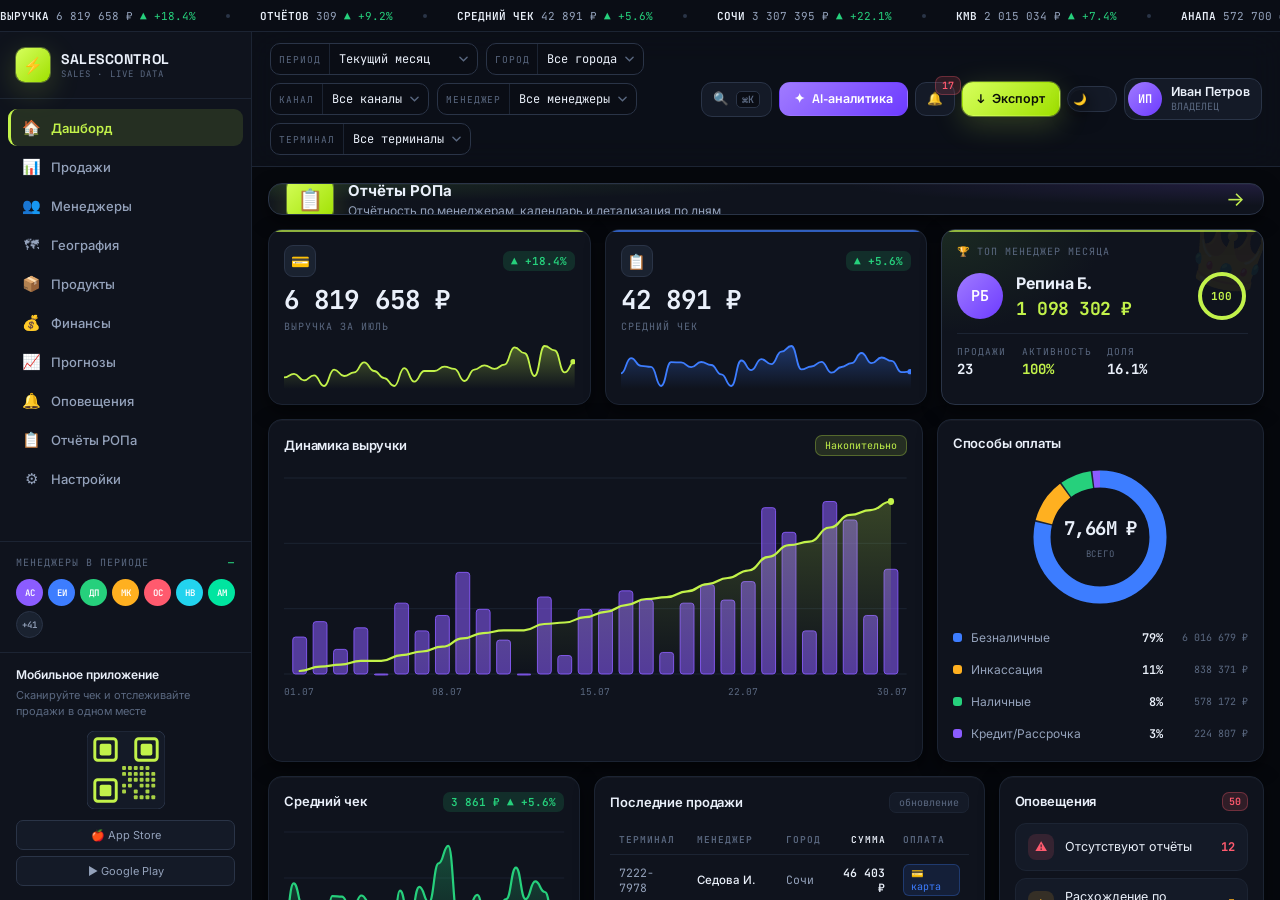
<file: pro.html>
<!DOCTYPE html>
<html lang="ru" data-theme="dark">
<head>
<meta name="robots" content="noindex, nofollow">
<meta charset="UTF-8">
<meta name="viewport" content="width=device-width, initial-scale=1.0">
<title>SalesControl — Дашборд</title>
<link rel="preconnect" href="https://fonts.googleapis.com">
<link rel="preconnect" href="https://fonts.gstatic.com" crossorigin>
<link href="https://fonts.googleapis.com/css2?family=Space+Grotesk:wght@400;500;600;700&family=Inter:wght@400;500;600;700&family=JetBrains+Mono:wght@400;500;600;700&display=swap" rel="stylesheet">
<style>
/* ============================================================
   SALESCONTROL × FINTECH OS — tokens
   ============================================================ */
:root{
  --bg:#06080d; --bg-2:#0a0d15; --panel:#0f131d; --panel-2:#141a27; --panel-3:#1a2230;
  --line:#1c2433; --line-2:#2a3447; --glass:rgba(15,19,29,.72);
  --txt:#eaf0fa; --txt-2:#94a2bb; --txt-3:#5a6880;
  --lime:#c2f24a; --lime-ink:#0b0f08;
  --mint:#00e5a0; --violet:#8b5cff; --blue:#3d7dff; --cyan:#22d3ee; --amber:#ffb020;
  --up:#26d07c; --down:#ff5a6e;
  --up-soft:rgba(38,208,124,.14); --down-soft:rgba(255,90,110,.14);
  --violet-soft:rgba(139,92,255,.14); --lime-soft:rgba(194,242,74,.12);
  --grad-lime:linear-gradient(135deg,#d6ff5c,#9fe000);
  --grad-violet:linear-gradient(135deg,#a07bff,#6d3bff);
  --grad-text:linear-gradient(100deg,#eaf0fa 0%,#c2f24a 55%,#8b5cff 100%);
  --grad-hero:radial-gradient(120% 140% at 0% 0%,#1b2a22 0%,#0f131d 42%),linear-gradient(135deg,rgba(194,242,74,.16),rgba(139,92,255,.14));
  --glow-lime:0 0 0 1px rgba(194,242,74,.4),0 8px 30px rgba(194,242,74,.22);
  --elev-1:0 1px 0 rgba(255,255,255,.03) inset,0 6px 18px rgba(0,0,0,.5);
  --elev-2:0 1px 0 rgba(255,255,255,.04) inset,0 16px 44px rgba(0,0,0,.6);
  --r:14px; --r-sm:10px; --r-xs:7px;
  --ease:cubic-bezier(.22,1,.36,1); --ease-out:cubic-bezier(.16,1,.3,1);
  --sans:'Inter',-apple-system,BlinkMacSystemFont,'Segoe UI',sans-serif;
  --display:'Space Grotesk','Inter',sans-serif;
  --mono:'JetBrains Mono',ui-monospace,SFMono-Regular,Menlo,monospace;
}
[data-theme="light"]{
  --bg:#f4f6fb; --bg-2:#eef1f8; --panel:#ffffff; --panel-2:#f7f9fd; --panel-3:#eef2f8;
  --line:#e4e9f2; --line-2:#d2dae8; --glass:rgba(255,255,255,.78);
  --txt:#0b1220; --txt-2:#48566e; --txt-3:#8493ab;
  --lime:#5fb000; --lime-ink:#ffffff;
  --mint:#00a877; --violet:#6d3bff; --blue:#2563eb; --cyan:#0891b2; --amber:#b8730a;
  --up:#0c9d63; --down:#e23048;
  --up-soft:rgba(12,157,99,.12); --down-soft:rgba(226,48,72,.12);
  --violet-soft:rgba(109,59,255,.10); --lime-soft:rgba(95,176,0,.12);
  --grad-lime:linear-gradient(135deg,#6fbf12,#4d9500);
  --grad-violet:linear-gradient(135deg,#7d55ff,#5a2ce0);
  --grad-hero:radial-gradient(120% 140% at 0% 0%,#eaffd0 0%,#ffffff 46%),linear-gradient(135deg,rgba(95,176,0,.12),rgba(109,59,255,.10));
  --grad-text:linear-gradient(100deg,#0b1220 0%,#5fb000 55%,#6d3bff 100%);
  --glow-lime:0 0 0 1px rgba(95,176,0,.35),0 10px 30px rgba(95,176,0,.18);
  --elev-1:0 2px 10px rgba(15,23,42,.07); --elev-2:0 16px 40px rgba(15,23,42,.12);
}

*{margin:0;padding:0;box-sizing:border-box}
html{scroll-behavior:smooth}
body{
  font-family:var(--sans);background:var(--bg);color:var(--txt);
  height:100vh;overflow:hidden;display:flex;flex-direction:column;
  -webkit-font-smoothing:antialiased;
  transition:background .5s var(--ease),color .5s var(--ease);
}
.num{font-family:var(--mono);font-variant-numeric:tabular-nums;letter-spacing:-.02em}
::-webkit-scrollbar{width:9px;height:9px}
::-webkit-scrollbar-track{background:transparent}
::-webkit-scrollbar-thumb{background:var(--line-2);border-radius:6px;border:2px solid transparent;background-clip:content-box}
::-webkit-scrollbar-thumb:hover{background:var(--lime);background-clip:content-box}
:focus-visible{outline:2px solid var(--lime);outline-offset:2px;border-radius:6px}

.loadbar{position:fixed;top:0;left:0;height:2px;width:0;z-index:500;background:var(--grad-lime);
  box-shadow:0 0 10px rgba(194,242,74,.6);animation:load 1.2s var(--ease-out) forwards}
@keyframes load{to{width:100%;opacity:0}}

.ticker{flex-shrink:0;height:32px;background:var(--bg-2);border-bottom:1px solid var(--line);overflow:hidden;position:relative;z-index:20}
.ticker-track{display:flex;gap:30px;align-items:center;height:100%;white-space:nowrap;width:max-content;animation:scroll 46s linear infinite}
.ticker:hover .ticker-track{animation-play-state:paused}
@keyframes scroll{to{transform:translateX(-50%)}}
.tick{display:inline-flex;align-items:center;gap:7px;font-family:var(--mono);font-size:11px;color:var(--txt-2)}
.tick b{color:var(--txt);font-weight:600}
.tick .up{color:var(--up)}.tick .down{color:var(--down)}
.tick-dot{width:4px;height:4px;border-radius:50%;background:var(--line-2)}

.app{display:flex;flex:1;min-height:0;position:relative}

.sidebar{width:252px;flex-shrink:0;background:var(--panel);border-right:1px solid var(--line);
  display:flex;flex-direction:column;overflow-y:auto;transition:width .35s var(--ease)}
.sidebar__logo{display:flex;align-items:center;gap:11px;padding:16px;border-bottom:1px solid var(--line)}
.logo-mark{width:34px;height:34px;border-radius:9px;background:var(--grad-lime);color:var(--lime-ink);
  display:flex;align-items:center;justify-content:center;font-weight:800;font-size:16px;
  box-shadow:var(--glow-lime);flex-shrink:0}
.logo-text b{display:block;font-family:var(--display);font-size:14px;font-weight:700;letter-spacing:.04em}
.logo-text span{display:block;font-family:var(--mono);font-size:9px;color:var(--txt-3);letter-spacing:.12em}
.sidebar__nav{padding:10px 8px;flex:1}
.nav-item{display:flex;align-items:center;gap:10px;padding:9px 11px;border-radius:9px;text-decoration:none;
  color:var(--txt-2);font-size:13px;font-weight:500;margin-bottom:2px;position:relative;
  border-left:3px solid transparent;transition:all .2s var(--ease);cursor:pointer}
.nav-item:hover{background:var(--panel-2);color:var(--txt)}
.nav-item--active{background:var(--lime-soft);color:var(--lime);border-left-color:var(--lime);font-weight:600}
.nav-icon{font-size:15px;width:19px;text-align:center;flex-shrink:0}
.nav-badge{margin-left:auto;font-family:var(--mono)}
.badge{display:inline-flex;align-items:center;justify-content:center;min-width:20px;height:19px;
  border-radius:7px;font-family:var(--mono);font-size:10px;font-weight:600;padding:0 6px}
.badge--red{background:var(--down-soft);color:var(--down);border:1px solid color-mix(in srgb,var(--down) 30%,transparent)}
.badge--lime{background:var(--lime-soft);color:var(--lime);border:1px solid color-mix(in srgb,var(--lime) 35%,transparent);letter-spacing:.08em}

.sidebar__block{padding:14px 16px;border-top:1px solid var(--line)}
.block-head{display:flex;justify-content:space-between;align-items:center;font-family:var(--mono);
  font-size:10px;letter-spacing:.1em;text-transform:uppercase;color:var(--txt-3);margin-bottom:10px}
.block-head b{font-family:var(--mono);color:var(--up);font-weight:600}
.avatars{display:flex;flex-wrap:wrap;gap:5px}
.avatar{display:flex;align-items:center;justify-content:center;border-radius:50%;font-family:var(--mono);
  font-weight:600;color:#fff;flex-shrink:0;transition:transform .25s var(--ease)}
.avatar:hover{transform:translateY(-2px) scale(1.08)}
.avatar--sm{width:27px;height:27px;font-size:9px}
.avatar--lg{width:46px;height:46px;font-size:15px}
.mobile-title{font-family:var(--display);font-size:12px;font-weight:600;margin-bottom:5px}
.mobile-desc{font-size:11px;color:var(--txt-3);line-height:1.45;margin-bottom:11px}
.qr{display:flex;justify-content:center;margin-bottom:11px}
.store-btns{display:flex;flex-direction:column;gap:6px}
.store-btn{background:var(--panel-2);border:1px solid var(--line-2);color:var(--txt-2);padding:7px 10px;
  border-radius:var(--r-xs);font-size:11px;cursor:pointer;transition:all .25s var(--ease);font-family:var(--sans)}
.store-btn:hover{border-color:var(--lime);color:var(--lime);transform:translateY(-1px)}

.main{flex:1;min-width:0;display:flex;flex-direction:column;overflow:hidden;position:relative}
.main::before{content:'';position:absolute;inset:0;z-index:0;pointer-events:none;
  background-image:radial-gradient(var(--line) .7px,transparent .7px);background-size:26px 26px;opacity:.6;
  -webkit-mask:radial-gradient(ellipse 85% 55% at 50% 0%,#000,transparent 80%);
  mask:radial-gradient(ellipse 85% 55% at 50% 0%,#000,transparent 80%)}

.header{position:relative;z-index:10;flex-shrink:0;display:flex;align-items:center;gap:14px;
  padding:11px 18px;background:var(--glass);backdrop-filter:blur(16px) saturate(150%);
  -webkit-backdrop-filter:blur(16px) saturate(150%);border-bottom:1px solid var(--line)}
.filters{display:flex;align-items:center;gap:8px;flex-wrap:wrap;flex:1;min-width:0}
.fld{display:inline-flex;align-items:center;gap:0;border:1px solid var(--line-2);border-radius:var(--r-sm);
  background:var(--bg-2);overflow:hidden;transition:border-color .2s,box-shadow .2s}
.fld:focus-within{border-color:var(--lime);box-shadow:var(--glow-lime)}
.fld label{font-family:var(--mono);font-size:9.5px;letter-spacing:.1em;text-transform:uppercase;
  color:var(--txt-3);padding:0 8px;border-right:1px solid var(--line);align-self:stretch;display:flex;align-items:center}
.fld select{background:none;border:none;outline:none;color:var(--txt);font-family:var(--mono);font-size:12px;
  padding:7px 26px 7px 9px;cursor:pointer;appearance:none;-webkit-appearance:none;
  background-image:url("data:image/svg+xml,%3Csvg xmlns='http://www.w3.org/2000/svg' width='9' height='6' viewBox='0 0 10 6'%3E%3Cpath d='M1 1l4 4 4-4' stroke='%235a6880' stroke-width='1.5' fill='none' stroke-linecap='round'/%3E%3C/svg%3E");
  background-repeat:no-repeat;background-position:right 9px center}
.actions{display:flex;align-items:center;gap:7px;flex-shrink:0}
.btn{display:inline-flex;align-items:center;gap:7px;font-family:var(--display);font-size:12.5px;font-weight:600;
  padding:8px 14px;border-radius:11px;border:1px solid transparent;cursor:pointer;text-decoration:none;
  transition:all .25s var(--ease);white-space:nowrap}
.btn-pri{background:var(--grad-lime);color:var(--lime-ink);box-shadow:var(--glow-lime)}
.btn-pri:hover{transform:translateY(-2px)}
.btn-vio{background:var(--grad-violet);color:#fff}
.btn-vio:hover{transform:translateY(-2px);box-shadow:0 8px 26px rgba(139,92,255,.35)}
.btn-gho{background:var(--panel-2);color:var(--txt-2);border-color:var(--line-2);position:relative;padding:8px 11px}
.btn-gho:hover{border-color:var(--lime);color:var(--lime)}
.btn-gho .badge{position:absolute;top:-7px;right:-7px}
.kbd{font-family:var(--mono);font-size:10px;color:var(--txt-3);border:1px solid var(--line-2);
  border-radius:5px;padding:1px 5px;background:var(--bg-2)}
.tgl{width:50px;height:26px;border-radius:15px;border:1px solid var(--line-2);background:var(--panel-2);
  position:relative;cursor:pointer;flex-shrink:0}
.tgl-k{position:absolute;top:2px;left:2px;width:20px;height:20px;border-radius:50%;background:var(--panel);
  box-shadow:var(--elev-1);display:flex;align-items:center;justify-content:center;font-size:11px;
  transition:transform .4s var(--ease)}
[data-theme="light"] .tgl-k{transform:translateX(24px)}
.user{display:flex;align-items:center;gap:9px;padding:3px 11px 3px 3px;border-radius:12px;
  border:1px solid var(--line-2);background:var(--panel-2);cursor:pointer;transition:border-color .25s}
.user:hover{border-color:var(--lime)}
.user-name{font-family:var(--display);font-size:12.5px;font-weight:600;line-height:1.2}
.user-role{font-family:var(--mono);font-size:10px;color:var(--txt-3)}

.content{position:relative;z-index:1;flex:1;overflow-y:auto;padding:16px;display:flex;flex-direction:column;gap:14px}
.card{background:var(--panel);border:1px solid var(--line);border-radius:var(--r);padding:15px;
  box-shadow:var(--elev-1);transition:border-color .3s var(--ease),box-shadow .3s var(--ease);
  display:flex;flex-direction:column;min-width:0}
.card:hover{border-color:var(--line-2)}
.card-h{display:flex;align-items:center;justify-content:space-between;gap:10px;margin-bottom:12px;flex-shrink:0}
.card-t{font-family:var(--display);font-size:13px;font-weight:600;letter-spacing:-.01em;display:flex;align-items:center;gap:7px}
.chip{font-family:var(--mono);font-size:10px;padding:3px 9px;border-radius:7px;color:var(--lime);
  background:var(--lime-soft);border:1px solid color-mix(in srgb,var(--lime) 30%,transparent);cursor:pointer;
  transition:all .2s var(--ease)}
.chip:hover{box-shadow:var(--glow-lime)}
.chip--mut{color:var(--txt-3);background:var(--panel-2);border-color:var(--line)}
.led{width:6px;height:6px;border-radius:50%;background:var(--up);box-shadow:0 0 8px var(--up);
  animation:pulse 2s ease-in-out infinite;flex-shrink:0}
@keyframes pulse{0%,100%{opacity:1}50%{opacity:.35}}

.row-kpi{display:grid;grid-template-columns:repeat(3,1fr) 1.15fr;gap:14px}
.row-charts{display:grid;grid-template-columns:2fr 1fr 1fr;gap:14px}
.row-mid{display:grid;grid-template-columns:1fr 1.25fr .85fr;gap:14px}
.row-bot{display:grid;grid-template-columns:1fr 1.15fr 1fr;gap:14px}

.cta{display:flex;align-items:center;gap:15px;padding:15px 18px;border-radius:var(--r);
  background:var(--grad-hero);border:1px solid var(--line-2);text-decoration:none;color:var(--txt);
  box-shadow:var(--elev-1);transition:all .3s var(--ease);position:relative;overflow:hidden}
.cta::after{content:'';position:absolute;inset:0;pointer-events:none;
  background:radial-gradient(70% 120% at 100% 0%,rgba(139,92,255,.14),transparent 60%)}
.cta:hover{transform:translateY(-2px);border-color:var(--lime);box-shadow:var(--glow-lime)}
.cta-ic{width:46px;height:46px;border-radius:12px;background:var(--grad-lime);color:var(--lime-ink);
  display:flex;align-items:center;justify-content:center;font-size:21px;flex-shrink:0;box-shadow:var(--glow-lime)}
.cta-t{font-family:var(--display);font-size:15px;font-weight:700;display:flex;align-items:center;gap:9px}
.cta-d{font-size:12px;color:var(--txt-2);margin-top:3px}
.pill-live{display:inline-flex;align-items:center;gap:5px;font-family:var(--mono);font-size:9.5px;font-weight:600;
  letter-spacing:.12em;color:var(--up);background:var(--up-soft);padding:3px 8px;border-radius:20px;
  border:1px solid color-mix(in srgb,var(--up) 30%,transparent)}
.cta-arrow{margin-left:auto;font-size:20px;color:var(--lime);transition:transform .3s var(--ease)}
.cta:hover .cta-arrow{transform:translateX(5px)}

.kpi{position:relative;overflow:hidden;gap:0;transition:transform .3s var(--ease),border-color .3s,box-shadow .3s}
.kpi::before{content:'';position:absolute;top:0;left:0;right:0;height:2px;background:var(--acc);opacity:.7}
.kpi:hover{transform:translateY(-4px);box-shadow:var(--elev-2);border-color:var(--line-2)}
.kpi-top{display:flex;align-items:center;justify-content:space-between;margin-bottom:9px}
.kpi-ic{width:32px;height:32px;border-radius:9px;display:flex;align-items:center;justify-content:center;
  font-size:15px;background:var(--panel-3);border:1px solid var(--line-2)}
.kpi-dl{display:inline-flex;align-items:center;gap:4px;font-family:var(--mono);font-size:11px;font-weight:600;
  padding:3px 8px;border-radius:7px}
.dl-up{color:var(--up);background:var(--up-soft)}
.dl-down{color:var(--down);background:var(--down-soft)}
.kpi-val{font-family:var(--mono);font-size:26px;font-weight:700;letter-spacing:-.035em;line-height:1.1}
.kpi-lab{font-family:var(--mono);font-size:10px;letter-spacing:.1em;text-transform:uppercase;color:var(--txt-3);margin-top:5px}
.kpi-spark{margin-top:auto;padding-top:10px;height:56px}
.kpi-spark svg{width:100%;height:46px;display:block}

.tm{background:var(--grad-hero);border-color:var(--line-2);position:relative;overflow:hidden}
.tm-crown{position:absolute;top:-14px;right:-6px;font-size:64px;opacity:.07;transform:rotate(12deg)}
.tm-body{display:flex;align-items:center;gap:13px;margin-top:2px}
.tm-name{font-family:var(--display);font-size:16px;font-weight:700;letter-spacing:-.01em}
.tm-rev{font-family:var(--mono);font-size:18px;font-weight:700;color:var(--lime);letter-spacing:-.03em;margin-top:3px}
.tm-stats{display:flex;gap:16px;margin-top:11px;padding-top:11px;border-top:1px solid var(--line)}
.tm-stat{display:flex;flex-direction:column;gap:2px}
.tm-stat span{font-family:var(--mono);font-size:9.5px;letter-spacing:.1em;text-transform:uppercase;color:var(--txt-3)}
.tm-stat b{font-family:var(--mono);font-size:14px;font-weight:700}
.ring{position:relative;width:52px;height:52px;flex-shrink:0}
.ring svg{transform:rotate(-90deg)}
.ring i{position:absolute;inset:0;display:flex;align-items:center;justify-content:center;
  font-family:var(--mono);font-size:11px;font-weight:700;font-style:normal;color:var(--lime)}

.chart{position:relative;width:100%}
.chart svg{display:block;width:100%;overflow:visible}
.axis{display:flex;justify-content:space-between;font-family:var(--mono);font-size:9.5px;color:var(--txt-3);margin-top:7px}
.legend{display:flex;flex-direction:column;gap:8px;margin-top:12px}
.leg{display:flex;align-items:center;gap:9px;font-size:12px;padding:4px 0;border-radius:6px;transition:background .2s}
.leg:hover{background:var(--panel-2)}
.leg-dot{width:9px;height:9px;border-radius:3px;flex-shrink:0}
.leg-l{flex:1;color:var(--txt-2);white-space:nowrap;overflow:hidden;text-overflow:ellipsis}
.leg-v{font-family:var(--mono);font-size:12px;font-weight:600}
.leg-a{font-family:var(--mono);font-size:10px;color:var(--txt-3);min-width:76px;text-align:right}
.donut-wrap{position:relative;display:flex;align-items:center;justify-content:center;height:150px}
.donut-c{position:absolute;text-align:center}
.donut-c b{display:block;font-family:var(--mono);font-size:19px;font-weight:700;letter-spacing:-.03em}
.donut-c span{font-family:var(--mono);font-size:9px;letter-spacing:.1em;text-transform:uppercase;color:var(--txt-3)}
.tip{position:fixed;z-index:600;pointer-events:none;opacity:0;transform:translateY(4px);
  background:var(--panel);border:1px solid var(--line-2);border-radius:9px;padding:8px 11px;
  box-shadow:var(--elev-2);transition:opacity .15s,transform .15s;font-size:11px;min-width:120px}
.tip.on{opacity:1;transform:none}
.tip b{display:block;font-family:var(--display);font-size:12px;margin-bottom:4px}
.tip .r{display:flex;justify-content:space-between;gap:14px;font-family:var(--mono);font-size:11px;color:var(--txt-2)}
.tip .r i{font-style:normal;color:var(--txt);font-weight:600}

.scroll{overflow-y:auto;flex:1;min-height:0;margin:0 -6px;padding:0 6px}
.feed{display:flex;flex-direction:column;gap:2px}
.feed-i{display:flex;gap:10px;align-items:flex-start;padding:8px;border-radius:9px;transition:background .2s}
.feed-i:hover{background:var(--panel-2)}
.feed-ic{width:24px;height:24px;border-radius:7px;display:flex;align-items:center;justify-content:center;
  font-size:11px;flex-shrink:0;background:var(--up-soft);color:var(--up);border:1px solid color-mix(in srgb,var(--up) 25%,transparent)}
.feed-b{flex:1;min-width:0}
.feed-t{font-size:12.5px;font-weight:500;display:flex;gap:8px;align-items:baseline}
.feed-t em{font-style:normal;font-family:var(--mono);font-size:11.5px;color:var(--lime);font-weight:600;margin-left:auto}
.feed-m{font-size:11px;color:var(--txt-3);margin-top:2px}
.feed-time{font-family:var(--mono);font-size:10px;color:var(--txt-3);flex-shrink:0}

.tbl{width:100%;border-collapse:collapse;font-size:12px}
.tbl th{text-align:left;font-family:var(--mono);font-size:9.5px;font-weight:600;letter-spacing:.1em;
  text-transform:uppercase;color:var(--txt-3);padding:8px 9px;border-bottom:1px solid var(--line);
  background:var(--panel);position:sticky;top:0;z-index:2}
.tbl td{padding:9px;border-bottom:1px solid var(--line);color:var(--txt-2);font-family:var(--mono);font-size:11.5px}
.tbl tbody tr{transition:background .18s}
.tbl tbody tr:hover{background:var(--panel-2)}
.tbl tbody tr:last-child td{border-bottom:none}
.tbl .amt{color:var(--txt);font-weight:600;text-align:right}
.tbl .nm{color:var(--txt);font-family:var(--sans);font-weight:500}
.tag{display:inline-flex;align-items:center;gap:4px;font-family:var(--mono);font-size:10px;padding:2px 7px;
  border-radius:6px;border:1px solid}
.tag--card{color:var(--blue);background:color-mix(in srgb,var(--blue) 12%,transparent);border-color:color-mix(in srgb,var(--blue) 28%,transparent)}
.tag--cash{color:var(--up);background:var(--up-soft);border-color:color-mix(in srgb,var(--up) 28%,transparent)}

.alert{display:flex;align-items:center;gap:11px;padding:10px 12px;border-radius:11px;margin-bottom:7px;
  background:var(--panel-2);border:1px solid var(--line);transition:all .25s var(--ease);cursor:pointer}
.alert:hover{transform:translateX(3px);border-color:var(--line-2)}
.alert-ic{width:26px;height:26px;border-radius:8px;display:flex;align-items:center;justify-content:center;font-size:12px;flex-shrink:0}
.alert--err .alert-ic{background:var(--down-soft);color:var(--down)}
.alert--warn .alert-ic{background:color-mix(in srgb,var(--amber) 14%,transparent);color:var(--amber)}
.alert-t{flex:1;font-size:12.5px;min-width:0}
.alert-n{font-family:var(--mono);font-size:12px;font-weight:700}
.alert--err .alert-n{color:var(--down)}
.alert--warn .alert-n{color:var(--amber)}

.rank{display:grid;grid-template-columns:20px 1fr auto;align-items:center;gap:10px;padding:7px 6px;
  border-radius:8px;transition:background .2s}
.rank:hover{background:var(--panel-2)}
.rank-n{font-family:var(--mono);font-size:10.5px;color:var(--txt-3);text-align:right}
.rank-b{min-width:0}
.rank-nm{font-size:12.5px;margin-bottom:5px;white-space:nowrap;overflow:hidden;text-overflow:ellipsis}
.track{height:6px;border-radius:4px;background:var(--bg-2);border:1px solid var(--line);overflow:hidden}
.fill{height:100%;border-radius:4px;width:0;transition:width 1.2s var(--ease-out)}
.rank-v{font-family:var(--mono);font-size:11.5px;font-weight:600;text-align:right;white-space:nowrap}
.rank--top .rank-n{color:var(--lime);font-weight:700}

.cmdk{position:fixed;inset:0;z-index:700;display:none;align-items:flex-start;justify-content:center;
  padding-top:14vh;background:rgba(3,5,10,.6);backdrop-filter:blur(6px)}
.cmdk.on{display:flex;animation:fade .25s var(--ease)}
@keyframes fade{from{opacity:0}to{opacity:1}}
.cmdk-box{width:min(560px,92vw);background:var(--panel);border:1px solid var(--line-2);border-radius:16px;
  box-shadow:var(--elev-2);overflow:hidden;animation:rise .3s var(--ease)}
@keyframes rise{from{opacity:0;transform:translateY(-14px) scale(.98)}to{opacity:1;transform:none}}
.cmdk-in{display:flex;align-items:center;gap:10px;padding:14px 16px;border-bottom:1px solid var(--line)}
.cmdk-in input{flex:1;background:none;border:none;outline:none;color:var(--txt);font-family:var(--sans);font-size:15px}
.cmdk-list{max-height:min(46vh,340px);overflow-y:auto;padding:7px}
.cmdk-i{display:flex;align-items:center;gap:11px;padding:10px 12px;border-radius:9px;cursor:pointer;font-size:13px}
.cmdk-i em{font-style:normal;margin-left:auto;font-family:var(--mono);font-size:11px;color:var(--txt-3)}
.cmdk-i.sel{background:var(--lime-soft);color:var(--lime)}
.cmdk-i.sel em{color:var(--lime)}
.cmdk-empty{padding:26px;text-align:center;color:var(--txt-3);font-size:13px}

@keyframes rise-in{from{opacity:0;transform:translateY(16px)}to{opacity:1;transform:none}}
.content > *{animation:rise-in .6s var(--ease) both}
.content > *:nth-child(1){animation-delay:.03s}
.content > *:nth-child(2){animation-delay:.09s}
.content > *:nth-child(3){animation-delay:.16s}
.content > *:nth-child(4){animation-delay:.23s}
.content > *:nth-child(5){animation-delay:.30s}
.row-kpi > *{animation:rise-in .55s var(--ease) both}
.row-kpi > *:nth-child(1){animation-delay:.10s}
.row-kpi > *:nth-child(2){animation-delay:.16s}
.row-kpi > *:nth-child(3){animation-delay:.22s}
.row-kpi > *:nth-child(4){animation-delay:.28s}

@media(max-width:1500px){
  .row-kpi{grid-template-columns:repeat(2,1fr)}
  .row-charts{grid-template-columns:1.4fr 1fr}
  .row-charts > :nth-child(3){grid-column:1/-1}
}
@media(max-width:1180px){
  .row-mid,.row-bot{grid-template-columns:1fr 1fr}
  .row-mid > :nth-child(2){grid-column:1/-1;order:-1}
  .row-bot > :nth-child(3){grid-column:1/-1}
}
@media(max-width:900px){
  body{overflow:auto;height:auto}
  .app{flex-direction:column}
  .sidebar{width:100%;flex-direction:row;overflow-x:auto;border-right:none;border-bottom:1px solid var(--line)}
  .sidebar__nav{display:flex;flex:0 0 auto;padding:8px}
  .sidebar__nav .nav-item{border-left:none;border-bottom:3px solid transparent;white-space:nowrap;margin:0 2px}
  .nav-item--active{border-left-color:transparent;border-bottom-color:var(--lime)}
  .sidebar__block{display:none}
  .main{overflow:visible}
  .content{overflow:visible;padding:12px}
  .row-kpi,.row-charts,.row-mid,.row-bot{grid-template-columns:1fr}
  .row-mid > :nth-child(2),.row-charts > :nth-child(3),.row-bot > :nth-child(3){grid-column:auto;order:0}
  .header{flex-wrap:wrap}
  .actions .btn span.lbl{display:none}
}
@media(prefers-reduced-motion:reduce){*{animation:none!important;transition:none!important}}
</style>
</head>
<body>
<div class="loadbar"></div>

<div class="ticker"><div class="ticker-track" id="tickerTrack"></div></div>

<div class="app">
  <aside class="sidebar">
    <div class="sidebar__logo">
      <div class="logo-mark">⚡</div>
      <div class="logo-text"><b>SALESCONTROL</b><span>SALES · LIVE DATA</span></div>
    </div>
    <nav class="sidebar__nav" id="nav"></nav>
    <div class="sidebar__block">
      <div class="block-head"><span>Менеджеры в периоде</span><b id="sidebarManagerCount">—</b></div>
      <div class="avatars" id="avatars"></div>
    </div>
    <div class="sidebar__block">
      <div class="mobile-title">Мобильное приложение</div>
      <div class="mobile-desc">Сканируйте чек и отслеживайте продажи в одном месте</div>
      <div class="qr" id="qr"></div>
      <div class="store-btns">
        <button class="store-btn">🍎 App Store</button>
        <button class="store-btn">▶ Google Play</button>
      </div>
    </div>
  </aside>

  <div class="main">
    <header class="header">
      <div class="filters" id="filters"></div>
      <div class="actions">
        <button class="btn btn-gho" id="cmdBtn" title="Поиск">🔍 <span class="kbd">⌘K</span></button>
        <button class="btn btn-vio">✦ <span class="lbl">AI-аналитика</span></button>
        <button class="btn btn-gho" aria-label="Оповещения">🔔<span class="badge badge--red">17</span></button>
        <button class="btn btn-pri">↓ <span class="lbl">Экспорт</span></button>
        <button class="tgl" id="tgl" role="switch" aria-checked="true" aria-label="Переключить тему"><span class="tgl-k" id="tglK">🌙</span></button>
        <div class="user">
          <div class="avatar avatar--sm" style="width:34px;height:34px;font-size:12px;background:var(--grad-violet)">ИП</div>
          <div><div class="user-name">Иван Петров</div><div class="user-role">ВЛАДЕЛЕЦ</div></div>
        </div>
      </div>
    </header>

    <div class="content">
      <a href="daily-report.html" class="cta">
        <div class="cta-ic">📋</div>
        <div>
          <div class="cta-t">Отчёты РОПа</div>
          <div class="cta-d">Отчётность по менеджерам, календарь и детализация по дням</div>
        </div>
        <div class="cta-arrow">→</div>
      </a>

      <div class="row-kpi" id="kpiRow"></div>

      <div class="row-charts">
        <div class="card">
          <div class="card-h">
            <span class="card-t">Динамика выручки</span>
            <span class="chip" id="revToggle">Накопительно</span>
          </div>
          <div class="chart" id="revChart"></div>
          <div class="axis" id="revAxis"></div>
        </div>
        <div class="card">
          <div class="card-h"><span class="card-t">Способы оплаты</span></div>
          <div class="donut-wrap"><div id="donut"></div><div class="donut-c"><b id="donutTotal">7,66M ₽</b><span>всего</span></div></div>
          <div class="legend" id="payLegend"></div>
        </div>
        <div class="card">
          <div class="card-h"><span class="card-t">Активность</span><span class="chip chip--mut" id="activityPeriod">за период</span></div>
          <div class="scroll"><div class="feed" id="feed"></div></div>
        </div>
      </div>

      <div class="row-mid">
        <div class="card">
          <div class="card-h">
            <span class="card-t">Средний чек</span>
            <span class="kpi-dl dl-up">3 861 ₽ ▲ +5.6%</span>
          </div>
          <div class="chart" id="avgChart"></div>
          <div class="axis" id="avgAxis"></div>
        </div>
        <div class="card">
          <div class="card-h"><span class="card-t">Последние продажи</span><span class="chip chip--mut" id="salesFreshness">обновление</span></div>
          <div class="scroll"><table class="tbl"><thead><tr><th>Терминал</th><th>Менеджер</th><th>Город</th><th class="amt">Сумма</th><th>Оплата</th></tr></thead><tbody id="liveBody"></tbody></table></div>
        </div>
        <div class="card">
          <div class="card-h"><span class="card-t">Оповещения</span><span class="badge badge--red">50</span></div>
          <div class="scroll" id="alerts"></div>
        </div>
      </div>

      <div class="row-bot">
        <div class="card">
          <div class="card-h"><span class="card-t">Топ менеджеры</span><span class="chip chip--mut">23</span></div>
          <div class="scroll" id="mgrList" style="max-height:300px"></div>
        </div>
        <div class="card">
          <div class="card-h"><span class="card-t">География продаж</span><span class="chip chip--mut">5 регионов</span></div>
          <div id="cityList"></div>
        </div>
        <div class="card">
          <div class="card-h"><span class="card-t">Топ продукты</span><span class="chip chip--mut">24</span></div>
          <div class="scroll" id="prodList" style="max-height:300px"></div>
        </div>
      </div>
    </div>
  </div>
</div>

<div class="tip" id="tip"></div>

<div class="cmdk" id="cmdk" role="dialog" aria-modal="true" aria-label="Быстрый поиск">
  <div class="cmdk-box">
    <div class="cmdk-in">🔍<input id="cmdkInput" placeholder="Поиск по разделам, менеджерам, продуктам…" autocomplete="off"><span class="kbd">ESC</span></div>
    <div class="cmdk-list" id="cmdkList"></div>
  </div>
</div>

<script>
/* ============================================================
   FINTECH OS visual shell — live data is layered in below.
   ============================================================ */
const NAV = [
  ['🏠','Дашборд','',1],['📊','Продажи','',0],['👥','Менеджеры','',0],['🗺','География','',0],
  ['📦','Продукты','',0],['💰','Финансы','',0],['📈','Прогнозы','',0],
  ['🔔','Оповещения','',0],['📋','Отчёты РОПа','',0],['⚙','Настройки','',0]
];
const KPI = [
  {icon:'💳',title:'Выручка за июль',value:6819658,suffix:' ₽',delta:'+18.4%',trend:'up',color:'var(--lime)',
   series:[0.12,0.17,0.08,0.15,0,0.23,0.14,0.19,0.33,0.21,0.11,0,0.25,0.06,0.21,0.21,0.27,0.24,0.07,0.23,0.29,0.24,0.3,0.54,0.46,0.14,0.56,0.5,0.19,0.34]},
  {icon:'🛒',title:'Отчётов за июль',value:309,suffix:'',delta:'+9.2%',trend:'up',color:'var(--violet)',
   series:[10,10,6,6,2,11,10,13,16,12,10,1,15,12,13,11,12,6,3,10,13,13,10,13,10,7,15,16,10,13]},
  {icon:'📋',title:'Средний чек',value:42891,suffix:' ₽',delta:'+5.6%',trend:'up',color:'var(--blue)',
   series:[24880,55001,39701,37750,0,46861,46602,37021,47358,41500,22941,0,50361,31302,52845,42945,67702,78903,32800,38384,47684,26222,37526,45135,65044,45002,56269,49534,27287,28310]}
];
const TOP_MGR = {name:'Репина Б.',initials:'РБ',revenue:'1 098 302 ₽',sales:23,activity:100};
const LABELS = ['01.07','02.07','03.07','04.07','05.07','06.07','07.07','08.07','09.07','10.07','11.07','12.07','13.07','14.07','15.07','16.07','17.07','18.07','19.07','20.07','21.07','22.07','23.07','24.07','25.07','26.07','27.07','28.07','29.07','30.07'];
const REV_DAILY = [0.12,0.17,0.08,0.15,0,0.23,0.14,0.19,0.33,0.21,0.11,0,0.25,0.06,0.21,0.21,0.27,0.24,0.07,0.23,0.29,0.24,0.3,0.54,0.46,0.14,0.56,0.5,0.19,0.34];
const AVG_CHECK = [24880,55001,39701,37750,0,46861,46602,37021,47358,41500,22941,0,50361,31302,52845,42945,67702,78903,32800,38384,47684,26222,37526,45135,65044,45002,56269,49534,27287,28310];
const PAY = [
  {label:'Безналичные',pct:79,amount:'6 016 679 ₽',color:'var(--blue)'},
  {label:'Инкассация',pct:11,amount:'838 371 ₽',color:'var(--amber)'},
  {label:'Наличные',pct:8,amount:'578 172 ₽',color:'var(--up)'},
  {label:'Кредит/Рассрочка',pct:3,amount:'224 807 ₽',color:'var(--violet)'}
];
const FEED = [
  {time:'21:49:38',text:'Продажа',amount:'46 403 ₽',mgr:'Седова И.'},
  {time:'21:44:51',text:'Отчёт отправлен',amount:'0 ₽',mgr:'Кичева В.'},
  {time:'21:40:49',text:'Продажа',amount:'89 502 ₽',mgr:'Репина Б.'},
  {time:'21:38:31',text:'Продажа',amount:'13 500 ₽',mgr:'Иванова Т.'},
  {time:'16:23:20',text:'Продажа',amount:'69 602 ₽',mgr:'Алейников В.'},
  {time:'14:53:48',text:'Продажа',amount:'1 ₽',mgr:'Дашивец П.'}
];
const LIVE = [
  {t:'7222-7978',m:'Седова И.',c:'Сочи',a:'46 403 ₽',p:'card'},
  {t:'7222-7978',m:'Кичева В.',c:'Сочи',a:'0 ₽',p:'cash'},
  {t:'1380-7978',m:'Репина Б.',c:'Сочи',a:'89 502 ₽',p:'card'},
  {t:'7222',m:'Иванова Т.',c:'Сочи',a:'13 500 ₽',p:'card'},
  {t:'4350',m:'Алейников В.',c:'Анапа',a:'69 602 ₽',p:'card'}
];
const MGRS = [
  [1,'Репина Б.','1 098 302 ₽',100],[2,'Рупосова Ю.','829 515 ₽',76],[3,'Алейников В.','725 304 ₽',66],
  [4,'Кичева В.','719 316 ₽',65],[5,'Седова И.','547 556 ₽',50],[6,'Дашивец П.','469 314 ₽',43],
  [7,'Прохорова А.','443 306 ₽',40],[8,'Дадилова И.','391 514 ₽',36],[9,'Иванова Т.','337 710 ₽',31],
  [10,'Богданчикова М.','319 810 ₽',29],[11,'Гнездилова Е.','204 000 ₽',19],[12,'Шевердина А.','130 901 ₽',12],
  [13,'Аксененко Е.','95 501 ₽',9],[14,'Долгина М.','88 500 ₽',8],[15,'Шпетная А.','53 302 ₽',5],
  [16,'Лунга Т.','48 700 ₽',4],[17,'Кияева Н.','27 600 ₽',3],[18,'Гузеева Н.','24 500 ₽',2],
  [19,'Гаранина Н.','1 ₽',0]
];
const CITIES = [
  {name:'Сочи',rev:3307395,label:'3,3M ₽'},{name:'КМВ',rev:2015034,label:'2,0M ₽'},
  {name:'Анапа',rev:572700,label:'573K ₽'},{name:'Москва',rev:533015,label:'533K ₽'},
  {name:'Белокуриха',rev:391514,label:'392K ₽'}
];
const PRODS = [
  [1,'Neuro','2 546 100 ₽',44],[2,'Step L','675 540 ₽',12],[3,'Derma Pro','454 900 ₽',8],
  [4,'Kegel','422 000 ₽',7],[5,'Lift','372 620 ₽',6],[6,'Hot & Cold','293 100 ₽',5],
  [7,'Dent','238 000 ₽',4],[8,'Pneumo','159 400 ₽',3],[9,'Sport mini','97 700 ₽',2],
  [10,'Recovery','82 800 ₽',1],[11,'Гель контактный','71 250 ₽',1],[12,'Sport','59 800 ₽',1],
  [13,'Flow','55 500 ₽',1],[14,'Носки','42 400 ₽',1],[15,'Flow mini','34 380 ₽',1],
  [16,'Step M','32 100 ₽',1],[17,'Shape','28 700 ₽',0],[18,'Перчатки','21 144 ₽',0],
  [19,'Насадки Dent','19 200 ₽',0],[20,'Орион','18 900 ₽',0],[21,'Электроды силиконовые','9 800 ₽',0],
  [22,'Электроды хлопковые','6 300 ₽',0],[23,'Зонд ректальный','4 900 ₽',0],[24,'Клипсы электроды','83 ₽',0]
];
const ALERTS = [
  ['err','Отсутствуют отчёты',12],['warn','Расхождение по продажам',5],['err','Отсутствует фото чека',23],
  ['warn','Аномально высокий чек',7],['err','Дублирующиеся транзакции',3]
];
const FILTERS = [
  ['Период',['Июль 2026','Сегодня','Вчера','Неделя']],
  ['Город',['Все города','Сочи','КМВ','Анапа','Москва','Белокуриха']],
  ['Канал',['Все каналы','Онлайн','Офлайн']],
  ['Менеджер',['Все менеджеры','Репина Б.','Рупосова Ю.','Алейников В.']],
  ['Терминал',['Все терминалы','7222-7978','1380-7978','4350']]
];
const AVA = ['#8b5cff','#3d7dff','#26d07c','#ffb020','#ff5a6e','#22d3ee','#00e5a0'];

/* ===== utils ===== */
const $ = s => document.querySelector(s);
const el = (t,c,h) => {const e=document.createElement(t);if(c)e.className=c;if(h!=null)e.innerHTML=h;return e;};
const nf = n => n.toLocaleString('ru-RU').replace(/,/g,' ');
const SVGNS = 'http://www.w3.org/2000/svg';
function svg(w,h,extra){
  const s=document.createElementNS(SVGNS,'svg');
  s.setAttribute('viewBox','0 0 '+w+' '+h);
  s.setAttribute('preserveAspectRatio', extra||'none');
  return s;
}
function node(tag,attrs){
  const n=document.createElementNS(SVGNS,tag);
  for(const k in attrs) n.setAttribute(k,attrs[k]);
  return n;
}
function smooth(pts){
  if(pts.length<2) return '';
  let d='M'+pts[0][0].toFixed(1)+' '+pts[0][1].toFixed(1);
  for(let i=0;i<pts.length-1;i++){
    const p0=pts[i], p1=pts[i+1];
    const cx=(p0[0]+p1[0])/2;
    d+=' C'+cx.toFixed(1)+' '+p0[1].toFixed(1)+','+cx.toFixed(1)+' '+p1[1].toFixed(1)+','+p1[0].toFixed(1)+' '+p1[1].toFixed(1);
  }
  return d;
}
const tip=$('#tip');
function showTip(x,y,html){
  tip.innerHTML=html; tip.classList.add('on');
  const r=tip.getBoundingClientRect();
  let nx=x+14, ny=y-r.height-10;
  if(nx+r.width>innerWidth-12) nx=x-r.width-14;
  if(ny<8) ny=y+18;
  tip.style.left=nx+'px'; tip.style.top=ny+'px';
}
function hideTip(){tip.classList.remove('on');}
function countUp(node,target,suffix){
  const dur=1200, t0=performance.now();
  function step(t){
    const p=Math.min(1,(t-t0)/dur);
    const e=1-Math.pow(1-p,4);
    node.textContent=nf(Math.round(target*e))+suffix;
    if(p<1) requestAnimationFrame(step);
  }
  requestAnimationFrame(step);
}

/* ===== chrome ===== */
(function ticker(){
  const items=[
    ['ВЫРУЧКА','6 819 658 ₽','+18.4%','up'],['ОТЧЁТОВ','309','+9.2%','up'],['СРЕДНИЙ ЧЕК','42 891 ₽','+5.6%','up'],
    ['СОЧИ','3 307 395 ₽','+22.1%','up'],['КМВ','2 015 034 ₽','+7.4%','up'],['АНАПА','572 700 ₽','-3.2%','down'],
    ['NEURO','2 546 100 ₽','+31.0%','up'],['ОНЛАЙН','48/62','+4','up'],['БЕЗНАЛ','79%','+2.0%','up'],
    ['ОТЧЁТЫ БЕЗ ФОТО','23','-5','down']
  ];
  let h='';
  for(let r=0;r<2;r++) items.forEach(d=>{
    h+='<span class="tick"><b>'+d[0]+'</b> '+d[1]+' <span class="'+d[3]+'">'+(d[3]==='up'?'▲':'▼')+' '+d[2]+'</span></span><span class="tick-dot"></span>';
  });
  $('#tickerTrack').innerHTML=h;
})();

(function nav(){
  const n=$('#nav');
  NAV.forEach(([ic,label,badge,active])=>{
    const a=el('a','nav-item'+(active?' nav-item--active':''));
    a.href='#';
    a.innerHTML='<span class="nav-icon">'+ic+'</span><span>'+label+'</span>'+
      (badge?'<span class="badge nav-badge '+(badge==='LIVE'?'badge--lime':'badge--red')+'">'+badge+'</span>':'');
    a.onclick=e=>{e.preventDefault();document.querySelectorAll('.nav-item').forEach(x=>x.classList.remove('nav-item--active'));a.classList.add('nav-item--active');};
    n.appendChild(a);
  });
})();

(function avatars(){
  const w=$('#avatars');
  ['АС','ЕИ','ДП','МК','ОС','НВ','АМ'].forEach((t,i)=>{
    const a=el('div','avatar avatar--sm',t); a.style.background=AVA[i%AVA.length]; w.appendChild(a);
  });
  const more=el('div','avatar avatar--sm','+41');
  more.style.cssText='background:var(--panel-3);color:var(--txt-2);border:1px solid var(--line-2)';
  w.appendChild(more);
})();

(function qr(){
  const s=svg(80,80,'xMidYMid meet'); s.setAttribute('width',78); s.setAttribute('height',78);
  s.appendChild(node('rect',{width:80,height:80,rx:8,fill:'var(--panel-2)',stroke:'var(--line-2)'}));
  [[8,8],[50,8],[8,50]].forEach(([x,y])=>{
    s.appendChild(node('rect',{x,y,width:22,height:22,rx:3,fill:'none',stroke:'var(--lime)','stroke-width':3}));
    s.appendChild(node('rect',{x:x+5,y:y+5,width:12,height:12,rx:2,fill:'var(--lime)'}));
  });
  let seed=7;
  for(let gx=36;gx<=70;gx+=6) for(let gy=36;gy<=70;gy+=6){
    seed=(seed*37+11)%97;
    if(seed%3) s.appendChild(node('rect',{x:gx,y:gy,width:4,height:4,rx:1,fill:'var(--lime)',opacity:.85}));
  }
  for(let gx=36;gx<=46;gx+=6){seed=(seed*29+5)%53; if(seed%2) s.appendChild(node('rect',{x:gx,y:10,width:4,height:4,rx:1,fill:'var(--lime)'}));}
  $('#qr').appendChild(s);
})();

(function filters(){
  const f=$('#filters');
  FILTERS.forEach(([label,opts])=>{
    const d=el('div','fld');
    d.innerHTML='<label>'+label+'</label><select aria-label="'+label+'">'+opts.map(o=>'<option>'+o+'</option>').join('')+'</select>';
    f.appendChild(d);
  });
})();

/* ===== sparklines + KPI ===== */
const dashStyle=document.createElement('style');
dashStyle.textContent='@keyframes dash{to{stroke-dashoffset:0}}';
document.head.appendChild(dashStyle);

function sparkline(data,color){
  const W=280,H=46,pad=3;
  const max=Math.max(...data), min=Math.min(...data), span=(max-min)||1;
  const pts=data.map((v,i)=>[i/(data.length-1)*W, H-pad-((v-min)/span)*(H-pad*2)]);
  const s=svg(W,H);
  const uid='sg'+Math.random().toString(36).slice(2,8);
  const defs=node('defs',{});
  const g=node('linearGradient',{id:uid,x1:0,y1:0,x2:0,y2:1});
  g.appendChild(node('stop',{offset:'0','stop-color':color,'stop-opacity':'.34'}));
  g.appendChild(node('stop',{offset:'1','stop-color':color,'stop-opacity':'0'}));
  defs.appendChild(g); s.appendChild(defs);
  const d=smooth(pts);
  s.appendChild(node('path',{d:d+' L'+W+' '+H+' L0 '+H+' Z',fill:'url(#'+uid+')'}));
  const line=node('path',{d:d,fill:'none',stroke:color,'stroke-width':1.8,'stroke-linecap':'round','vector-effect':'non-scaling-stroke'});
  line.style.strokeDasharray=900; line.style.strokeDashoffset=900;
  line.style.animation='dash 1.6s cubic-bezier(.16,1,.3,1) .25s forwards';
  s.appendChild(line);
  const last=pts[pts.length-1];
  s.appendChild(node('circle',{cx:last[0]-1.5,cy:last[1],r:2.6,fill:color}));
  return s;
}

(function kpi(){
  const row=$('#kpiRow');
  KPI.forEach(k=>{
    const c=el('div','card kpi');
    c.style.setProperty('--acc',k.color);
    c.innerHTML='<div class="kpi-top"><div class="kpi-ic">'+k.icon+'</div>'+
      '<span class="kpi-dl dl-'+k.trend+'">'+(k.trend==='up'?'▲':'▼')+' '+k.delta+'</span></div>'+
      '<div class="kpi-val" data-v="'+k.value+'" data-s="'+k.suffix+'">0</div>'+
      '<div class="kpi-lab">'+k.title+'</div>';
    const sp=el('div','kpi-spark'); sp.appendChild(sparkline(k.series,k.color)); c.appendChild(sp);
    row.appendChild(c);
  });
  const tm=el('div','card kpi tm');
  tm.style.setProperty('--acc','var(--lime)');
  const R=22, C=2*Math.PI*R;
  tm.innerHTML=
    '<div class="tm-crown">👑</div>'+
    '<div class="kpi-lab" style="margin:0 0 10px">🏆 Топ менеджер месяца</div>'+
    '<div class="tm-body">'+
      '<div class="avatar avatar--lg" style="background:var(--grad-violet)">'+TOP_MGR.initials+'</div>'+
      '<div style="flex:1;min-width:0">'+
        '<div class="tm-name">'+TOP_MGR.name+'</div>'+
        '<div class="tm-rev">'+TOP_MGR.revenue+'</div>'+
      '</div>'+
      '<div class="ring"><svg viewBox="0 0 52 52" width="52" height="52">'+
        '<circle cx="26" cy="26" r="'+R+'" fill="none" stroke="var(--line-2)" stroke-width="4"/>'+
        '<circle class="ringp" cx="26" cy="26" r="'+R+'" fill="none" stroke="var(--lime)" stroke-width="4" stroke-linecap="round" '+
        'stroke-dasharray="'+C.toFixed(1)+'" stroke-dashoffset="'+C.toFixed(1)+'"/></svg><i>'+TOP_MGR.activity+'</i></div>'+
    '</div>'+
    '<div class="tm-stats">'+
      '<div class="tm-stat"><span>Продажи</span><b>'+TOP_MGR.sales+'</b></div>'+
      '<div class="tm-stat"><span>Активность</span><b style="color:var(--lime)">'+TOP_MGR.activity+'%</b></div>'+
      '<div class="tm-stat"><span>Доля</span><b>16.1%</b></div>'+
    '</div>';
  row.appendChild(tm);
  setTimeout(()=>{
    const r=tm.querySelector('.ringp');
    r.style.transition='stroke-dashoffset 1.4s cubic-bezier(.16,1,.3,1)';
    r.setAttribute('stroke-dashoffset', (C*(1-TOP_MGR.activity/100)).toFixed(1));
  },300);
  document.querySelectorAll('.kpi-val').forEach(n=>countUp(n,+n.dataset.v,n.dataset.s));
})();

/* ===== revenue combo ===== */
let showCum = true;
function revenueChart(){
  const host=$('#revChart'); host.innerHTML='';
  const W=680,H=210,padL=6,padB=4,padT=10;
  const s=svg(W,H); s.style.height='210px';
  const maxBar=Math.max(...REV_DAILY);
  const cum=[]; REV_DAILY.reduce((a,v,i)=>{const t=a+v;cum[i]=t;return t;},0);
  const maxCum=cum[cum.length-1];
  const iw=W-padL*2, ih=H-padT-padB;
  for(let i=0;i<=3;i++){
    const y=padT+ih*(i/3);
    s.appendChild(node('line',{x1:0,y1:y,x2:W,y2:y,stroke:'var(--line)','stroke-width':1,'shape-rendering':'crispEdges'}));
  }
  const bw=iw/REV_DAILY.length;
  REV_DAILY.forEach((v,i)=>{
    const h=(v/maxBar)*ih*0.88;
    const x=padL+i*bw+bw*0.16, w=bw*0.68, y=padT+ih-h;
    const r=node('rect',{x:x,y:padT+ih,width:w,height:0,rx:3,fill:'var(--violet)','fill-opacity':.55,stroke:'var(--violet)','stroke-opacity':.9,'stroke-width':1});
    r.style.transition='y .9s cubic-bezier(.16,1,.3,1) '+(i*0.018)+'s, height .9s cubic-bezier(.16,1,.3,1) '+(i*0.018)+'s, fill-opacity .2s';
    s.appendChild(r);
    requestAnimationFrame(()=>{r.setAttribute('y',Math.max(padT,y));r.setAttribute('height',Math.max(1,h));});
    const hit=node('rect',{x:padL+i*bw,y:0,width:bw,height:H,fill:'transparent'});
    hit.style.cursor='crosshair';
    hit.addEventListener('mousemove',e=>{
      r.setAttribute('fill-opacity',.95);
      showTip(e.clientX,e.clientY,'<b>'+LABELS[i]+'</b>'+
        '<div class="r"><span>За день</span><i>'+v.toFixed(2)+'M ₽</i></div>'+
        '<div class="r"><span>Накопительно</span><i>'+cum[i].toFixed(2)+'M ₽</i></div>');
    });
    hit.addEventListener('mouseleave',()=>{r.setAttribute('fill-opacity',.55);hideTip();});
    s.appendChild(hit);
  });
  if(showCum){
    const pts=cum.map((v,i)=>[padL+i*bw+bw/2, padT+ih-(v/maxCum)*ih*0.88]);
    const d=smooth(pts);
    const uid='cg'+Math.random().toString(36).slice(2,7);
    const defs=node('defs',{});
    const g=node('linearGradient',{id:uid,x1:0,y1:0,x2:0,y2:1});
    g.appendChild(node('stop',{offset:'0','stop-color':'var(--lime)','stop-opacity':'.22'}));
    g.appendChild(node('stop',{offset:'1','stop-color':'var(--lime)','stop-opacity':'0'}));
    defs.appendChild(g); s.appendChild(defs);
    s.appendChild(node('path',{d:d+' L'+pts[pts.length-1][0]+' '+(padT+ih)+' L'+pts[0][0]+' '+(padT+ih)+' Z',fill:'url(#'+uid+')'}));
    const line=node('path',{d:d,fill:'none',stroke:'var(--lime)','stroke-width':2.2,'stroke-linecap':'round','vector-effect':'non-scaling-stroke'});
    line.style.strokeDasharray=2600; line.style.strokeDashoffset=2600;
    line.style.animation='dash 1.8s cubic-bezier(.16,1,.3,1) .2s forwards';
    s.appendChild(line);
    const lp=pts[pts.length-1];
    s.appendChild(node('circle',{cx:lp[0],cy:lp[1],r:3.4,fill:'var(--lime)'}));
  }
  host.appendChild(s);
  $('#revAxis').innerHTML='<span>01.07</span><span>08.07</span><span>15.07</span><span>22.07</span><span>30.07</span>';
}
revenueChart();
$('#revToggle').onclick=function(){
  showCum=!showCum;
  this.textContent=showCum?'Накопительно':'По дням';
  this.classList.toggle('chip--mut',!showCum);
  revenueChart();
};

/* ===== donut ===== */
(function donut(){
  const size=150,R=58,SW=17,C=2*Math.PI*R;
  const s=svg(size,size,'xMidYMid meet');
  s.setAttribute('width',size); s.setAttribute('height',size);
  s.style.transform='rotate(-90deg)';
  s.appendChild(node('circle',{cx:75,cy:75,r:R,fill:'none',stroke:'var(--line)','stroke-width':SW}));
  let acc=0;
  PAY.forEach((p,i)=>{
    const len=C*p.pct/100;
    const arc=node('circle',{cx:75,cy:75,r:R,fill:'none',stroke:p.color,'stroke-width':SW,
      'stroke-linecap':'butt','stroke-dasharray':'0 '+C,'stroke-dashoffset':-C*acc/100});
    arc.style.transition='stroke-dasharray 1.1s cubic-bezier(.16,1,.3,1) '+(i*0.12+0.25)+'s, stroke-width .2s';
    arc.style.cursor='pointer';
    s.appendChild(arc);
    requestAnimationFrame(()=>arc.setAttribute('stroke-dasharray',(len-1.5)+' '+C));
    acc+=p.pct;
    arc.addEventListener('mousemove',e=>{
      arc.setAttribute('stroke-width',SW+4);
      showTip(e.clientX,e.clientY,'<b>'+p.label+'</b><div class="r"><span>Доля</span><i>'+p.pct+'%</i></div><div class="r"><span>Сумма</span><i>'+p.amount+'</i></div>');
    });
    arc.addEventListener('mouseleave',()=>{arc.setAttribute('stroke-width',SW);hideTip();});
  });
  $('#donut').appendChild(s);
  const lg=$('#payLegend');
  PAY.forEach(p=>{
    const d=el('div','leg');
    d.innerHTML='<span class="leg-dot" style="background:'+p.color+'"></span>'+
      '<span class="leg-l">'+p.label+'</span><span class="leg-v">'+p.pct+'%</span>'+
      '<span class="leg-a">'+p.amount+'</span>';
    lg.appendChild(d);
  });
})();

/* ===== avg check ===== */
(function avgChart(){
  const host=$('#avgChart');
  const W=420,H=150,padT=8,padB=4;
  const s=svg(W,H); s.style.height='150px';
  const max=Math.max(...AVG_CHECK), ih=H-padT-padB;
  for(let i=0;i<=3;i++){
    const y=padT+ih*(i/3);
    s.appendChild(node('line',{x1:0,y1:y,x2:W,y2:y,stroke:'var(--line)','shape-rendering':'crispEdges'}));
  }
  const pts=AVG_CHECK.map((v,i)=>[i/(AVG_CHECK.length-1)*W, padT+ih-(v/max)*ih*0.9]);
  const d=smooth(pts);
  const defs=node('defs',{});
  const g=node('linearGradient',{id:'ag',x1:0,y1:0,x2:0,y2:1});
  g.appendChild(node('stop',{offset:'0','stop-color':'var(--up)','stop-opacity':'.3'}));
  g.appendChild(node('stop',{offset:'1','stop-color':'var(--up)','stop-opacity':'0'}));
  defs.appendChild(g); s.appendChild(defs);
  s.appendChild(node('path',{d:d+' L'+W+' '+(padT+ih)+' L0 '+(padT+ih)+' Z',fill:'url(#ag)'}));
  const line=node('path',{d:d,fill:'none',stroke:'var(--up)','stroke-width':2.2,'stroke-linecap':'round','vector-effect':'non-scaling-stroke'});
  line.style.strokeDasharray=2000; line.style.strokeDashoffset=2000;
  line.style.animation='dash 1.7s cubic-bezier(.16,1,.3,1) .3s forwards';
  s.appendChild(line);
  const cur=node('line',{x1:0,y1:0,x2:0,y2:H,stroke:'var(--lime)','stroke-width':1,'stroke-dasharray':'3 3',opacity:0});
  s.appendChild(cur);
  const dot=node('circle',{r:4,fill:'var(--lime)',opacity:0}); s.appendChild(dot);
  const hit=node('rect',{x:0,y:0,width:W,height:H,fill:'transparent'}); s.appendChild(hit);
  hit.style.cursor='crosshair';
  hit.addEventListener('mousemove',e=>{
    const box=s.getBoundingClientRect();
    const rel=(e.clientX-box.left)/box.width;
    const i=Math.max(0,Math.min(AVG_CHECK.length-1,Math.round(rel*(AVG_CHECK.length-1))));
    const p=pts[i];
    cur.setAttribute('x1',p[0]); cur.setAttribute('x2',p[0]); cur.setAttribute('opacity',.7);
    dot.setAttribute('cx',p[0]); dot.setAttribute('cy',p[1]); dot.setAttribute('opacity',1);
    showTip(e.clientX,e.clientY,'<b>'+LABELS[i]+'</b><div class="r"><span>Средний чек</span><i>'+nf(AVG_CHECK[i])+' ₽</i></div>');
  });
  hit.addEventListener('mouseleave',()=>{cur.setAttribute('opacity',0);dot.setAttribute('opacity',0);hideTip();});
  host.appendChild(s);
  $('#avgAxis').innerHTML='<span>01.07</span><span>10.07</span><span>20.07</span><span>30.07</span>';
})();

/* ===== lists ===== */
(function feed(){
  const f=$('#feed');
  FEED.forEach(a=>{
    const d=el('div','feed-i');
    d.innerHTML='<div class="feed-ic">✓</div><div class="feed-b">'+
      '<div class="feed-t">'+a.text+'<em>'+a.amount+'</em></div>'+
      '<div class="feed-m">'+a.mgr+'</div></div><div class="feed-time">'+a.time+'</div>';
    f.appendChild(d);
  });
})();

(function live(){
  const b=$('#liveBody');
  LIVE.forEach(r=>{
    const tr=el('tr');
    tr.innerHTML='<td>'+r.t+'</td><td class="nm">'+r.m+'</td><td>'+r.c+'</td>'+
      '<td class="amt">'+r.a+'</td><td><span class="tag tag--'+r.p+'">'+(r.p==='card'?'💳 карта':'💵 нал')+'</span></td>';
    b.appendChild(tr);
  });
})();

(function alerts(){
  const w=$('#alerts');
  ALERTS.forEach(([type,text,count])=>{
    const d=el('div','alert alert--'+type);
    d.innerHTML='<div class="alert-ic">'+(type==='err'?'⚠':'!')+'</div>'+
      '<div class="alert-t">'+text+'</div><div class="alert-n">'+count+'</div>';
    w.appendChild(d);
  });
})();

function rankList(host,rows,color){
  rows.forEach(([n,name,val,pct],i)=>{
    const d=el('div','rank'+(i<3?' rank--top':''));
    d.innerHTML='<div class="rank-n">'+n+'</div>'+
      '<div class="rank-b"><div class="rank-nm">'+name+'</div><div class="track"><div class="fill"></div></div></div>'+
      '<div class="rank-v">'+val+'</div>';
    const fill=d.querySelector('.fill');
    fill.style.background = i===0 ? 'var(--grad-lime)' : (i<3 ? 'var(--grad-violet)' : color);
    fill.style.transitionDelay=(i*0.03)+'s';
    host.appendChild(d);
    requestAnimationFrame(()=>{fill.style.width=Math.max(pct,1)+'%';});
  });
}
rankList($('#mgrList'),MGRS,'var(--blue)');
rankList($('#prodList'),PRODS,'var(--cyan)');

(function cities(){
  const host=$('#cityList');
  const max=CITIES[0].rev;
  CITIES.forEach((c,i)=>{
    const pct=Math.round(c.rev/max*100);
    const d=el('div','rank'+(i<3?' rank--top':''));
    d.style.padding='10px 6px';
    d.innerHTML='<div class="rank-n">'+(i+1)+'</div>'+
      '<div class="rank-b"><div class="rank-nm">'+c.name+'</div><div class="track" style="height:8px"><div class="fill"></div></div></div>'+
      '<div class="rank-v">'+c.label+'</div>';
    const fill=d.querySelector('.fill');
    fill.style.background= i===0?'var(--grad-lime)':(i===1?'var(--grad-violet)':'var(--blue)');
    fill.style.transitionDelay=(i*0.06)+'s';
    host.appendChild(d);
    requestAnimationFrame(()=>{fill.style.width=Math.max(pct,2)+'%';});
  });
})();

/* ===== theme ===== */
(function theme(){
  const root=document.documentElement, KEY='sc-theme';
  const tgl=$('#tgl'), k=$('#tglK');
  function apply(t){root.setAttribute('data-theme',t);tgl.setAttribute('aria-checked',t==='dark');k.textContent=t==='dark'?'🌙':'☀️';}
  try{apply(localStorage.getItem(KEY)||'dark');}catch(e){apply('dark');}
  tgl.onclick=()=>{const n=root.getAttribute('data-theme')==='dark'?'light':'dark';try{localStorage.setItem(KEY,n);}catch(e){}apply(n);};
})();

/* ===== command palette ===== */
(function cmdk(){
  const box=$('#cmdk'), input=$('#cmdkInput'), list=$('#cmdkList');
  const items=[
    ...NAV.map(n=>({ic:n[0],t:n[1],k:'раздел'})),
    ...MGRS.slice(0,12).map(m=>({ic:'👤',t:m[1],k:m[2]})),
    ...PRODS.slice(0,10).map(p=>({ic:'📦',t:p[1],k:p[2]})),
    ...CITIES.map(c=>({ic:'📍',t:c.name,k:c.label})),
    {ic:'⬇',t:'Экспорт в XLSX',k:'действие'},{ic:'✦',t:'AI-аналитика по июлю',k:'действие'},
    {ic:'🌗',t:'Переключить тему',k:'действие'}
  ];
  let sel=0, shown=items;
  function render(q){
    q=(q||'').toLowerCase().trim();
    shown=q?items.filter(i=>i.t.toLowerCase().includes(q)):items;
    sel=0;
    if(!shown.length){list.innerHTML='<div class="cmdk-empty">Ничего не найдено</div>';return;}
    list.innerHTML=shown.map((i,n)=>'<div class="cmdk-i'+(n===0?' sel':'')+'" data-n="'+n+'">'+i.ic+' <span>'+i.t+'</span><em>'+i.k+'</em></div>').join('');
    [...list.children].forEach(c=>{
      c.onmouseenter=()=>{sel=+c.dataset.n;mark();};
      c.onclick=()=>run(shown[+c.dataset.n]);
    });
  }
  function mark(){[...list.children].forEach((c,n)=>c.classList.toggle('sel',n===sel));}
  function run(i){ if(i && i.t==='Переключить тему') $('#tgl').click(); close(); }
  function open(){box.classList.add('on');input.value='';render('');input.focus();}
  function close(){box.classList.remove('on');}
  $('#cmdBtn').onclick=open;
  box.onclick=e=>{if(e.target===box)close();};
  input.oninput=()=>render(input.value);
  document.addEventListener('keydown',e=>{
    if((e.metaKey||e.ctrlKey)&&e.key.toLowerCase()==='k'){e.preventDefault();box.classList.contains('on')?close():open();return;}
    if(!box.classList.contains('on'))return;
    if(e.key==='Escape'){close();}
    else if(e.key==='ArrowDown'){e.preventDefault();sel=Math.min(shown.length-1,sel+1);mark();list.children[sel]&&list.children[sel].scrollIntoView({block:'nearest'});}
    else if(e.key==='ArrowUp'){e.preventDefault();sel=Math.max(0,sel-1);mark();list.children[sel]&&list.children[sel].scrollIntoView({block:'nearest'});}
    else if(e.key==='Enter'){run(shown[sel]);}
  });
  render('');
})();
</script>
<script src="js/data.js"></script>
<script src="js/pro-live.js"></script>
</body>
</html>
</file>
